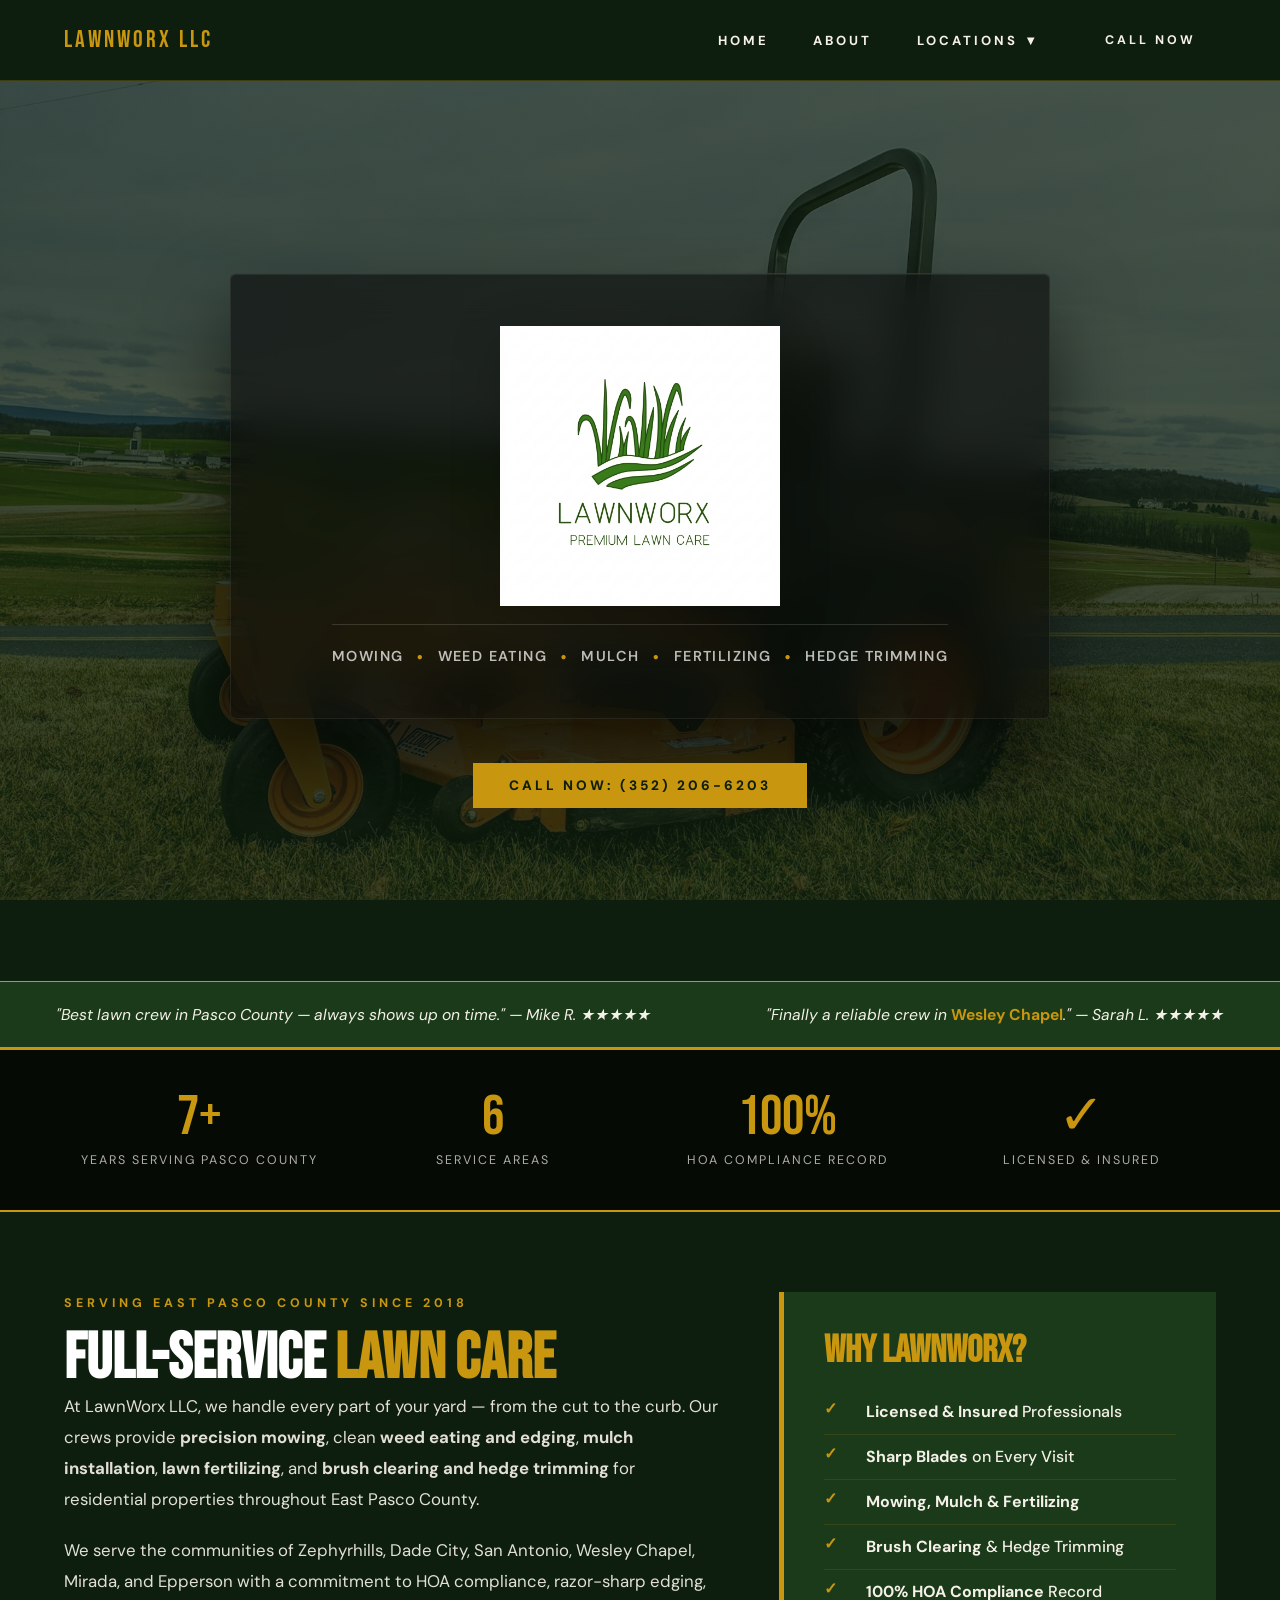
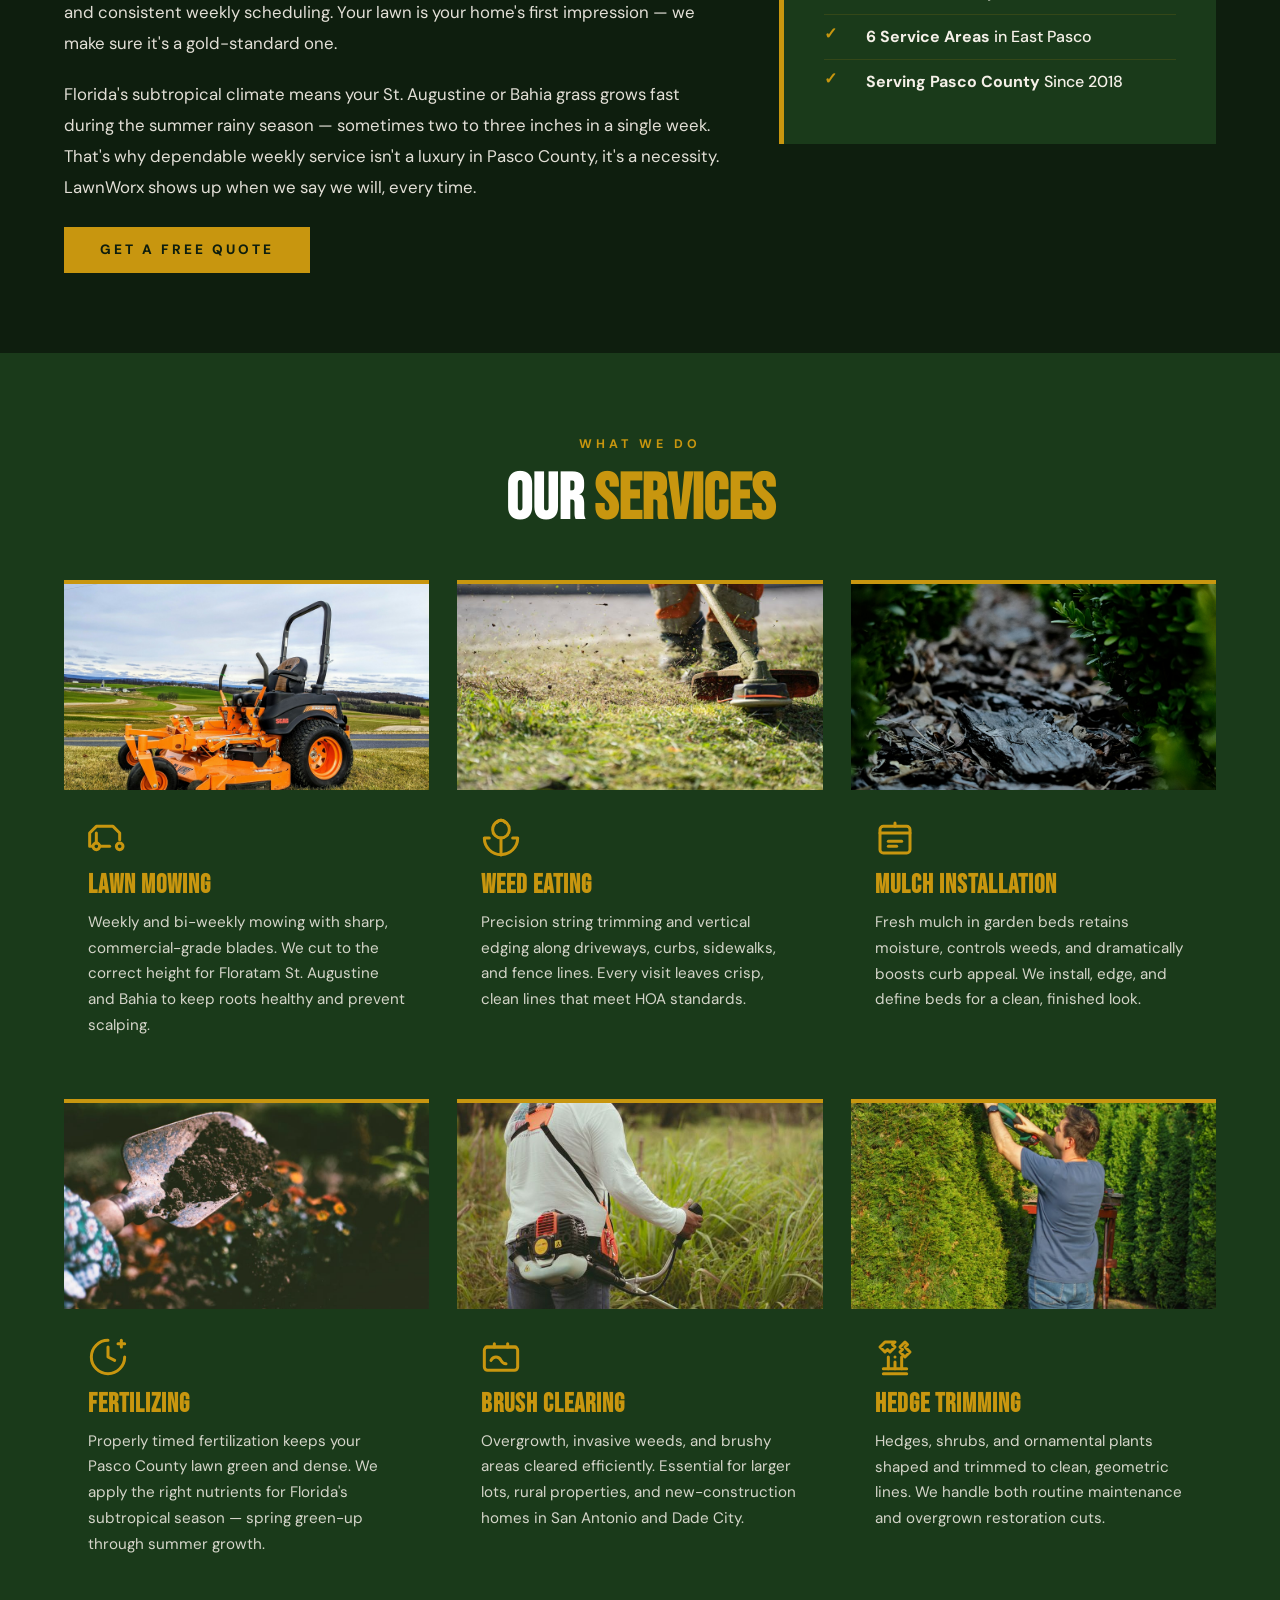
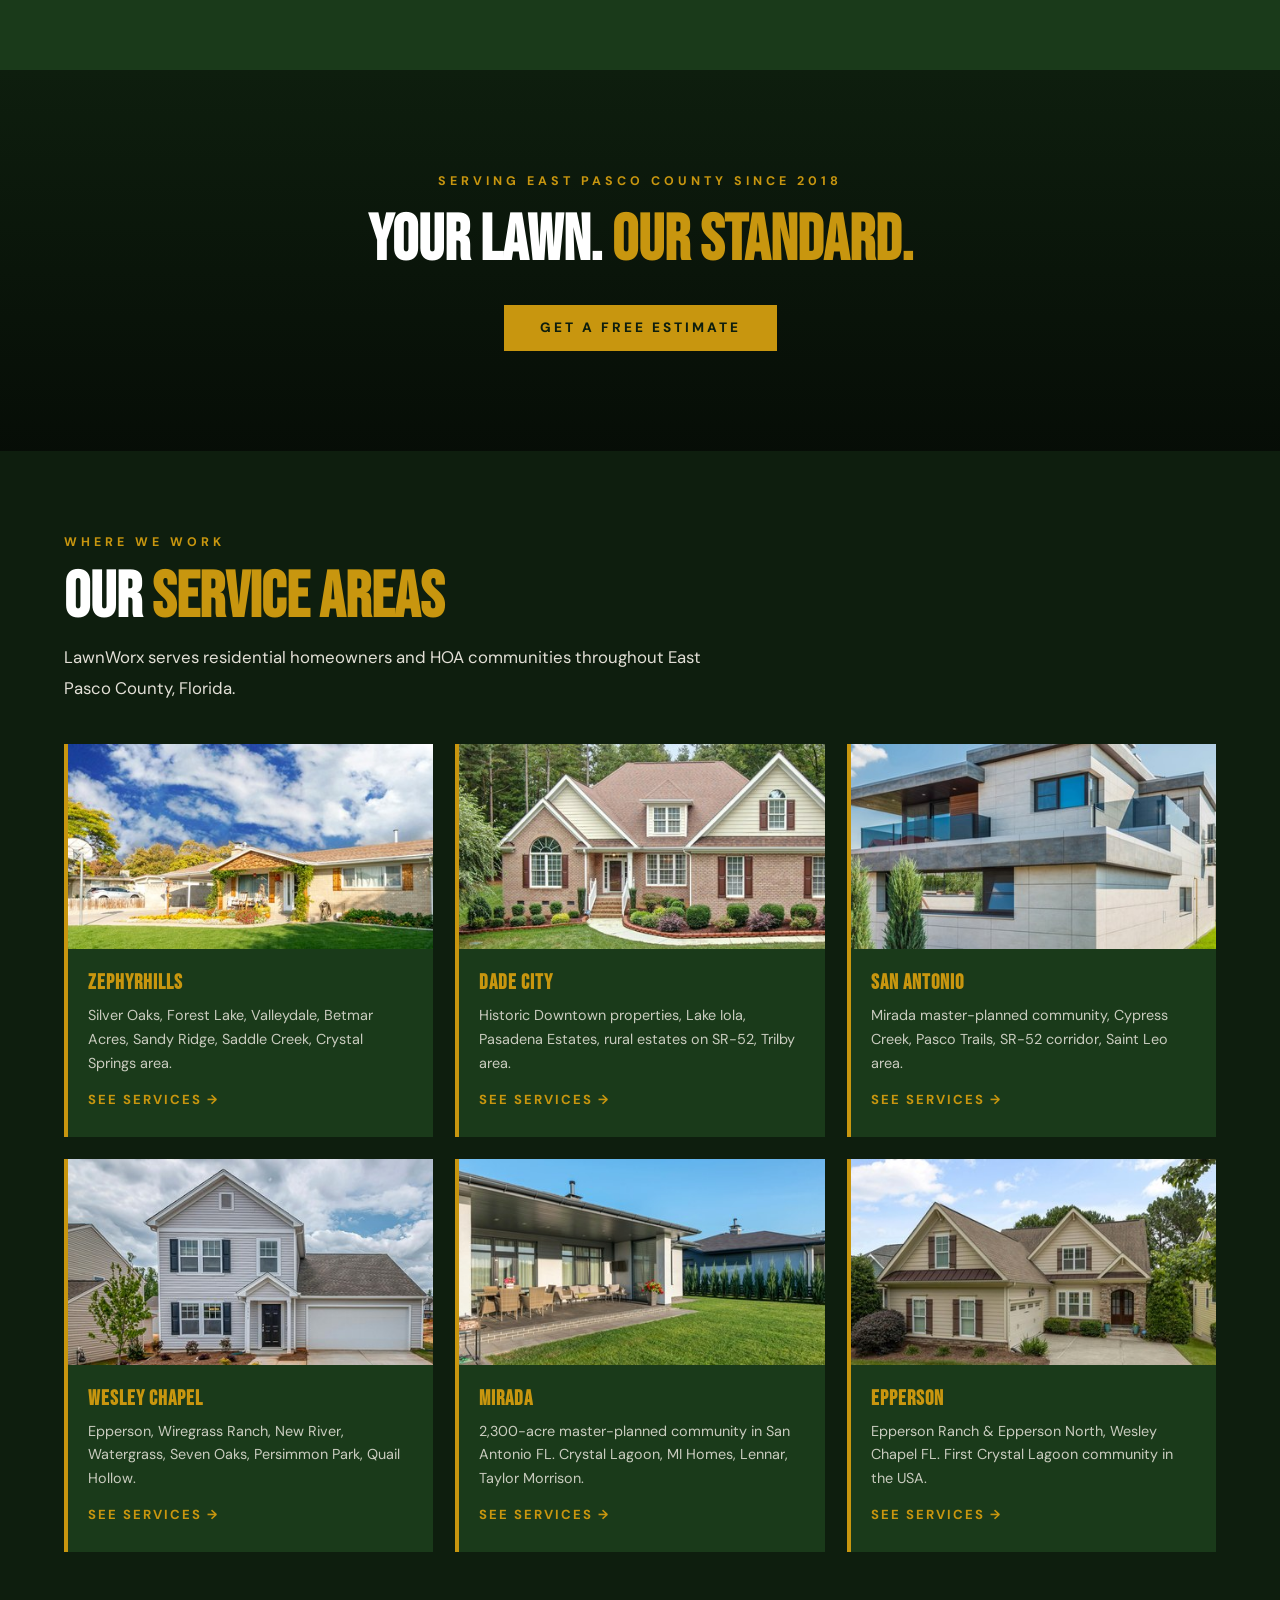
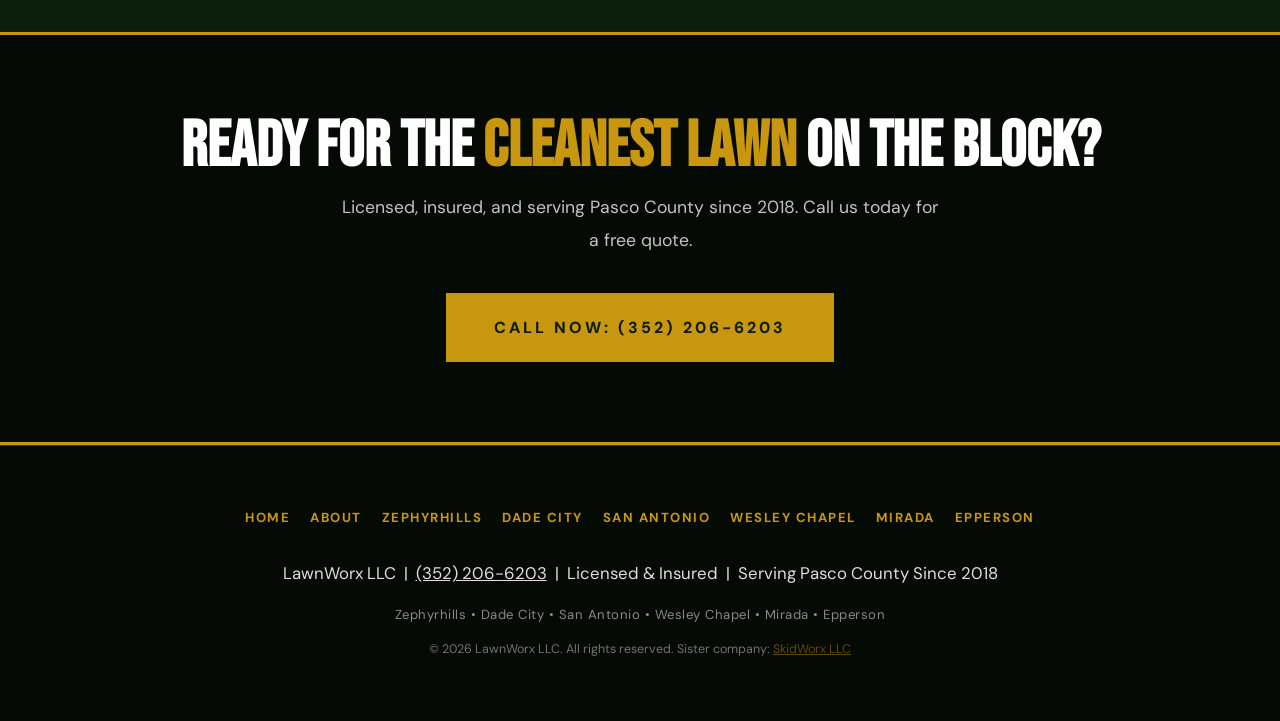
<file: index.html>
<!DOCTYPE html>
<html lang="en">
<head>
  <meta charset="UTF-8">
  <meta name="viewport" content="width=device-width, initial-scale=1.0">
  <meta name="theme-color" content="#0e1e0e">
  <title>LawnWorx LLC | Lawn Mowing, Mulch &amp; Fertilizing | Pasco County FL</title>
  <meta name="description" content="LawnWorx LLC provides professional lawn mowing, weed eating, mulch installation, fertilizing, brush clearing, and hedge trimming for homes in Zephyrhills, Dade City, San Antonio, and Wesley Chapel, FL. Licensed &amp; Insured.">
  <link rel="canonical" href="https://lawnworxfl.com/">
  <meta property="og:title" content="LawnWorx LLC | Professional Lawn Care | Pasco County FL">
  <meta property="og:description" content="Mowing, mulch, fertilizing, and more for Zephyrhills, Dade City, San Antonio, and Wesley Chapel. Licensed &amp; Insured.">
  <meta property="og:url" content="https://lawnworxfl.com/">
  <meta property="og:type" content="website">
  <link rel="preconnect" href="https://fonts.googleapis.com">
  <link rel="preconnect" href="https://fonts.gstatic.com" crossorigin>
  <link href="https://fonts.googleapis.com/css2?family=Bebas+Neue&family=DM+Sans:wght@300;400;500;700&display=swap" rel="stylesheet">
  <link rel="stylesheet" href="styles.css">
  <script type="application/ld+json">
  {
    "@context": "https://schema.org",
    "@type": "LocalBusiness",
    "@id": "https://lawnworxfl.com/#business",
    "name": "LawnWorx LLC",
    "telephone": "+13522066203",
    "url": "https://lawnworxfl.com",
    "description": "Professional lawn care in Pasco County, FL. Mowing, weed eating, mulch installation, fertilizing, brush clearing, and hedge trimming for residential and HOA properties.",
    "areaServed": ["Zephyrhills", "Dade City", "San Antonio", "Wesley Chapel", "Mirada", "Epperson", "Pasco County"],
    "foundingDate": "2018",
    "priceRange": "$$",
    "address": {
      "@type": "PostalAddress",
      "addressLocality": "San Antonio",
      "addressRegion": "FL",
      "postalCode": "33576",
      "addressCountry": "US"
    },
    "hasOfferCatalog": {
      "@type": "OfferCatalog",
      "name": "Lawn Care Services",
      "itemListElement": [
        {"@type": "Offer", "itemOffered": {"@type": "Service", "name": "Lawn Mowing"}},
        {"@type": "Offer", "itemOffered": {"@type": "Service", "name": "Weed Eating & Trimming"}},
        {"@type": "Offer", "itemOffered": {"@type": "Service", "name": "Mulch Installation"}},
        {"@type": "Offer", "itemOffered": {"@type": "Service", "name": "Lawn Fertilizing"}},
        {"@type": "Offer", "itemOffered": {"@type": "Service", "name": "Brush Clearing"}},
        {"@type": "Offer", "itemOffered": {"@type": "Service", "name": "Hedge Trimming"}}
      ]
    }
  }
  </script>
</head>
<body>

  <nav>
    <a href="index.html" class="nav-logo">LawnWorx LLC</a>
    <ul class="nav-links">
      <li><a href="index.html">Home</a></li>
      <li><a href="about.html">About</a></li>
      <li class="dropdown">
        <button class="dropbtn" aria-expanded="false" aria-haspopup="true">Locations &#9660;</button>
        <div class="dropdown-content">
          <a href="zephyrhills.html">Zephyrhills</a>
          <a href="dade-city.html">Dade City</a>
          <a href="san-antonio.html">San Antonio</a>
          <a href="wesley-chapel.html">Wesley Chapel</a>
          <a href="mirada.html">Mirada</a>
          <a href="epperson.html">Epperson</a>
        </div>
      </li>
      <li><a href="tel:3522066203" class="btn-gold" aria-label="Call LawnWorx at (352) 206-6203" style="padding:10px 20px; font-size:0.78rem;">Call Now</a></li>
    </ul>
    <button class="hamburger" id="hamburger" aria-label="Open menu" aria-expanded="false">
      <span></span><span></span><span></span>
    </button>
    <div class="nav-mobile" id="navMobile">
      <a href="index.html">Home</a>
      <a href="about.html">About</a>
      <div class="mobile-sub-label">Locations</div>
      <a href="zephyrhills.html" class="sub-link">Zephyrhills</a>
      <a href="dade-city.html" class="sub-link">Dade City</a>
      <a href="san-antonio.html" class="sub-link">San Antonio</a>
      <a href="wesley-chapel.html" class="sub-link">Wesley Chapel</a>
      <a href="mirada.html" class="sub-link">Mirada</a>
      <a href="epperson.html" class="sub-link">Epperson</a>
      <a href="tel:3522066203" class="sub-link" aria-label="Call LawnWorx at (352) 206-6203" style="color:var(--gold); font-size:1rem; margin-top:8px;">(352) 206-6203</a>
    </div>
  </nav>

  <!-- HERO -->
  <header class="hero" style="background-image: url('images/photos/hero-zero-turn.jpg'); min-height: 100vh; background-attachment: fixed;">
    <div class="hero-logo-wrap">
      <img src="images/branding/lawnworx-hero-logo.png" alt="LawnWorx Premium Lawn Care" width="1024" height="1024" fetchpriority="high">
      <div class="hero-logo-services">
        Mowing <span class="dot">&#9679;</span>
        Weed Eating <span class="dot">&#9679;</span>
        Mulch <span class="dot">&#9679;</span>
        Fertilizing <span class="dot">&#9679;</span>
        Hedge Trimming
      </div>
    </div>
    <a href="tel:3522066203" class="btn-gold hero-cta" aria-label="Call LawnWorx at (352) 206-6203">Call Now: (352)&nbsp;206-6203</a>
  </header>

  <!-- REVIEW STRIP -->
  <div class="review-strip" aria-label="Customer reviews" role="marquee">
    <div class="review-track">
      <span class="review-item">"Best lawn crew in Pasco County — always shows up on time." — Mike R. ★★★★★</span>
      <span class="review-item">"Finally a reliable crew in <b>Wesley Chapel</b>." — Sarah L. ★★★★★</span>
      <span class="review-item">"My lawn has never been greener. LawnWorx knows Florida grass." — Kevin D. ★★★★★</span>
      <span class="review-item">"No more HOA letters since they started. Absolute game changer." — Denise W. ★★★★★</span>
      <span class="review-item">"Cleanest vertical edging in <b>Zephyrhills</b>." — David G. ★★★★★</span>
      <span class="review-item">"Best lawn crew in Pasco County — always shows up on time." — Mike R. ★★★★★</span>
      <span class="review-item">"Finally a reliable crew in <b>Wesley Chapel</b>." — Sarah L. ★★★★★</span>
      <span class="review-item">"My lawn has never been greener. LawnWorx knows Florida grass." — Kevin D. ★★★★★</span>
      <span class="review-item">"No more HOA letters since they started. Absolute game changer." — Denise W. ★★★★★</span>
      <span class="review-item">"Cleanest vertical edging in <b>Zephyrhills</b>." — David G. ★★★★★</span>
    </div>
  </div>

  <!-- STATS BAR -->
  <div class="stats-bar">
    <div class="container">
      <div class="stats-grid">
        <div class="stat-item">
          <span class="stat-big">7+</span>
          <span class="stat-desc">Years Serving Pasco County</span>
        </div>
        <div class="stat-item">
          <span class="stat-big">6</span>
          <span class="stat-desc">Service Areas</span>
        </div>
        <div class="stat-item">
          <span class="stat-big">100%</span>
          <span class="stat-desc">HOA Compliance Record</span>
        </div>
        <div class="stat-item">
          <span class="stat-big">&#10003;</span>
          <span class="stat-desc">Licensed &amp; Insured</span>
        </div>
      </div>
    </div>
  </div>

  <!-- SERVICES OVERVIEW -->
  <section>
    <div class="container">
      <div class="content-grid">
        <div>
          <span class="section-label">Serving East Pasco County Since 2018</span>
          <h2>Full-Service <span>Lawn Care</span></h2>
          <p>At LawnWorx LLC, we handle every part of your yard — from the cut to the curb. Our crews provide <strong>precision mowing</strong>, clean <strong>weed eating and edging</strong>, <strong>mulch installation</strong>, <strong>lawn fertilizing</strong>, and <strong>brush clearing and hedge trimming</strong> for residential properties throughout East Pasco County.</p>
          <p>We serve the communities of Zephyrhills, Dade City, San Antonio, Wesley Chapel, Mirada, and Epperson with a commitment to HOA compliance, razor-sharp edging, and consistent weekly scheduling. Your lawn is your home's first impression — we make sure it's a gold-standard one.</p>
          <p>Florida's subtropical climate means your St.&nbsp;Augustine or Bahia grass grows fast during the summer rainy season — sometimes two to three inches in a single week. That's why dependable weekly service isn't a luxury in Pasco County, it's a necessity. LawnWorx shows up when we say we will, every time.</p>
          <a href="tel:3522066203" class="btn-gold" style="margin-top:24px;" aria-label="Call for a free quote">Get a Free Quote</a>
        </div>
        <div class="highlight-box">
          <h3>Why LawnWorx?</h3>
          <ul>
            <li><strong>Licensed &amp; Insured</strong> Professionals</li>
            <li><strong>Sharp Blades</strong> on Every Visit</li>
            <li><strong>Mowing, Mulch &amp; Fertilizing</strong></li>
            <li><strong>Brush Clearing</strong> &amp; Hedge Trimming</li>
            <li><strong>100% HOA Compliance</strong> Record</li>
            <li><strong>6 Service Areas</strong> in East Pasco</li>
            <li><strong>Serving Pasco County</strong> Since 2018</li>
          </ul>
        </div>
      </div>
    </div>
  </section>

  <!-- SERVICE CARDS -->
  <section class="bg-moss">
    <div class="container">
      <span class="section-label text-center" style="display:block; text-align:center;">What We Do</span>
      <h2 style="text-align:center; margin-bottom:48px;">Our <span>Services</span></h2>
      <div class="service-cards">

        <div class="service-card">
          <div class="service-card-img">
            <img src="images/photos/hero-zero-turn.jpg" alt="Zero-turn mower on a freshly cut Florida lawn" width="600" height="340" loading="lazy">
          </div>
          <div class="service-card-body">
            <span class="service-card-icon" aria-hidden="true"><svg xmlns="http://www.w3.org/2000/svg" viewBox="0 0 24 24" fill="none" stroke="currentColor" stroke-width="1.8" stroke-linecap="round" stroke-linejoin="round"><circle cx="5" cy="17" r="2"/><circle cx="19" cy="17" r="2"/><path d="M2 17H1V9l4-4h10l4 4v4"/><path d="M7 17h6"/><path d="M5 15V9"/></svg></span>
            <h3>Lawn Mowing</h3>
            <p>Weekly and bi-weekly mowing with sharp, commercial-grade blades. We cut to the correct height for Floratam St.&nbsp;Augustine and Bahia to keep roots healthy and prevent scalping.</p>
          </div>
        </div>

        <div class="service-card">
          <div class="service-card-img">
            <img src="images/photos/edging.jpg" alt="Weed eating and edging along a clean driveway" width="600" height="340" loading="lazy">
          </div>
          <div class="service-card-body">
            <span class="service-card-icon" aria-hidden="true"><svg xmlns="http://www.w3.org/2000/svg" viewBox="0 0 24 24" fill="none" stroke="currentColor" stroke-width="1.8" stroke-linecap="round" stroke-linejoin="round"><path d="M12 22V12"/><path d="M5 12H2a10 10 0 0 0 10 10"/><path d="M19 12h3a10 10 0 0 1-10 10"/><path d="M12 12a5 5 0 0 0 5-5c0-2-1-3.9-3-5-2-1.1-3.5-.5-4.5.5"/><path d="M12 12a5 5 0 0 1-5-5c0-2 1-3.9 3-5 2-1.1 3.5-.5 4.5.5"/></svg></span>
            <h3>Weed Eating</h3>
            <p>Precision string trimming and vertical edging along driveways, curbs, sidewalks, and fence lines. Every visit leaves crisp, clean lines that meet HOA standards.</p>
          </div>
        </div>

        <div class="service-card">
          <div class="service-card-img">
            <img src="images/photos/mulch-detail.jpg" alt="Fresh bark mulch installed around shrubs in a garden bed" width="600" height="340" loading="lazy">
          </div>
          <div class="service-card-body">
            <span class="service-card-icon" aria-hidden="true"><svg xmlns="http://www.w3.org/2000/svg" viewBox="0 0 24 24" fill="none" stroke="currentColor" stroke-width="1.8" stroke-linecap="round" stroke-linejoin="round"><path d="M3 9h18v10a2 2 0 0 1-2 2H5a2 2 0 0 1-2-2V9Z"/><path d="M3 9V7a2 2 0 0 1 2-2h14a2 2 0 0 1 2 2v2"/><path d="M12 5V3"/><path d="M8 14h8"/><path d="M8 17h5"/></svg></span>
            <h3>Mulch Installation</h3>
            <p>Fresh mulch in garden beds retains moisture, controls weeds, and dramatically boosts curb appeal. We install, edge, and define beds for a clean, finished look.</p>
          </div>
        </div>

        <div class="service-card">
          <div class="service-card-img">
            <img src="images/photos/fertilizing.jpg" alt="Lush green fertilized lawn in Florida" width="600" height="340" loading="lazy">
          </div>
          <div class="service-card-body">
            <span class="service-card-icon" aria-hidden="true"><svg xmlns="http://www.w3.org/2000/svg" viewBox="0 0 24 24" fill="none" stroke="currentColor" stroke-width="1.8" stroke-linecap="round" stroke-linejoin="round"><path d="M12 2a10 10 0 1 0 10 10"/><path d="M12 6v6l4 2"/><path d="M20 2v4"/><path d="M22 4h-4"/></svg></span>
            <h3>Fertilizing</h3>
            <p>Properly timed fertilization keeps your Pasco County lawn green and dense. We apply the right nutrients for Florida's subtropical season — spring green-up through summer growth.</p>
          </div>
        </div>

        <div class="service-card">
          <div class="service-card-img">
            <img src="images/photos/brush-clearing.jpg" alt="Brush and overgrowth clearing on a rural lot" width="600" height="340" loading="lazy">
          </div>
          <div class="service-card-body">
            <span class="service-card-icon" aria-hidden="true"><svg xmlns="http://www.w3.org/2000/svg" viewBox="0 0 24 24" fill="none" stroke="currentColor" stroke-width="1.8" stroke-linecap="round" stroke-linejoin="round"><path d="M3 6h18"/><path d="M8 6V4"/><path d="M16 6V4"/><rect x="2" y="6" width="20" height="14" rx="2"/><path d="M6 14c.5-1 1.5-2 3-2s2.5 1 3 2 1.5 2 3 2"/></svg></span>
            <h3>Brush Clearing</h3>
            <p>Overgrowth, invasive weeds, and brushy areas cleared efficiently. Essential for larger lots, rural properties, and new-construction homes in San Antonio and Dade City.</p>
          </div>
        </div>

        <div class="service-card">
          <div class="service-card-img">
            <img src="images/photos/hedge-trimming.jpg" alt="Neatly trimmed hedges and shrubs" width="600" height="340" loading="lazy">
          </div>
          <div class="service-card-body">
            <span class="service-card-icon" aria-hidden="true"><svg xmlns="http://www.w3.org/2000/svg" viewBox="0 0 24 24" fill="none" stroke="currentColor" stroke-width="1.8" stroke-linecap="round" stroke-linejoin="round"><path d="M6 3 3 6l3 3 1.5-1.5L9 9l3-3-1.5-1.5L12 3Z"/><path d="m18 3-3 3 1.5 1.5L15 9l3 3 1.5-1.5L21 9l-3-3 1.5-1.5Z"/><path d="M12 12h.01"/><path d="M5 19h14"/><path d="M5 22h14"/><path d="M8 19v-7"/><path d="M16 19v-7"/><path d="M12 19v-4"/></svg></span>
            <h3>Hedge Trimming</h3>
            <p>Hedges, shrubs, and ornamental plants shaped and trimmed to clean, geometric lines. We handle both routine maintenance and overgrown restoration cuts.</p>
          </div>
        </div>

      </div>
    </div>
  </section>

  <!-- IMAGE DIVIDER -->
  <div class="img-divider" style="background-image: url('images/photos/community-homes.jpg');" role="img" aria-label="Manicured lawn in a Florida neighborhood">
    <div class="img-divider-inner">
      <p class="img-divider-label">Serving East Pasco County Since 2018</p>
      <h2>Your Lawn. <span>Our Standard.</span></h2>
      <a href="tel:3522066203" class="btn-gold" aria-label="Call for a free estimate">Get a Free Estimate</a>
    </div>
  </div>

  <!-- SERVICE AREAS -->
  <section>
    <div class="container">
      <span class="section-label">Where We Work</span>
      <h2>Our <span>Service Areas</span></h2>
      <p style="max-width:640px; margin-bottom:40px; margin-top:12px;">LawnWorx serves residential homeowners and HOA communities throughout East Pasco County, Florida.</p>
      <div class="community-cards">
        <div class="community-card">
          <div class="community-card-img">
            <img src="images/photos/neighborhoods/home-zeph.jpg" alt="Representative residential lawn in the Zephyrhills FL service area" width="500" height="240" loading="lazy">
          </div>
          <div class="community-card-body">
            <h4>Zephyrhills</h4>
            <p>Silver Oaks, Forest Lake, Valleydale, Betmar Acres, Sandy Ridge, Saddle Creek, Crystal Springs area.</p>
            <a href="zephyrhills.html" class="card-link">See Services &rarr;</a>
          </div>
        </div>
        <div class="community-card">
          <div class="community-card-img">
            <img src="images/photos/neighborhoods/home-dade.jpg" alt="Representative residential property in the Dade City FL service area" width="500" height="240" loading="lazy">
          </div>
          <div class="community-card-body">
            <h4>Dade City</h4>
            <p>Historic Downtown properties, Lake Iola, Pasadena Estates, rural estates on SR-52, Trilby area.</p>
            <a href="dade-city.html" class="card-link">See Services &rarr;</a>
          </div>
        </div>
        <div class="community-card">
          <div class="community-card-img">
            <img src="images/photos/neighborhoods/home-san.jpg" alt="Representative residential lawn in the San Antonio FL service area" width="500" height="240" loading="lazy">
          </div>
          <div class="community-card-body">
            <h4>San Antonio</h4>
            <p>Mirada master-planned community, Cypress Creek, Pasco Trails, SR-52 corridor, Saint Leo area.</p>
            <a href="san-antonio.html" class="card-link">See Services &rarr;</a>
          </div>
        </div>
        <div class="community-card">
          <div class="community-card-img">
            <img src="images/photos/neighborhoods/home-wc.jpg" alt="Representative residential lawn in the Wesley Chapel FL service area" width="500" height="240" loading="lazy">
          </div>
          <div class="community-card-body">
            <h4>Wesley Chapel</h4>
            <p>Epperson, Wiregrass Ranch, New River, Watergrass, Seven Oaks, Persimmon Park, Quail Hollow.</p>
            <a href="wesley-chapel.html" class="card-link">See Services &rarr;</a>
          </div>
        </div>
        <div class="community-card">
          <div class="community-card-img">
            <img src="images/photos/neighborhoods/home-mirada.jpg" alt="Representative residential lawn for the Mirada service area in San Antonio FL" width="500" height="240" loading="lazy">
          </div>
          <div class="community-card-body">
            <h4>Mirada</h4>
            <p>2,300-acre master-planned community in San Antonio&nbsp;FL. Crystal Lagoon, MI Homes, Lennar, Taylor Morrison.</p>
            <a href="mirada.html" class="card-link">See Services &rarr;</a>
          </div>
        </div>
        <div class="community-card">
          <div class="community-card-img">
            <img src="images/photos/neighborhoods/home-epperson.jpg" alt="Representative residential lawn for the Epperson service area in Wesley Chapel FL" width="500" height="240" loading="lazy">
          </div>
          <div class="community-card-body">
            <h4>Epperson</h4>
            <p>Epperson Ranch &amp; Epperson North, Wesley Chapel&nbsp;FL. First Crystal Lagoon community in the USA.</p>
            <a href="epperson.html" class="card-link">See Services &rarr;</a>
          </div>
        </div>
      </div>
    </div>
  </section>

  <!-- CTA BANNER -->
  <div class="cta-banner">
    <div class="container">
      <h2>Ready for the <span>Cleanest Lawn</span> on the Block?</h2>
      <p>Licensed, insured, and serving Pasco County since 2018. Call us today for a free quote.</p>
      <a href="tel:3522066203" class="btn-gold-lg" aria-label="Call LawnWorx at (352) 206-6203">Call Now: (352)&nbsp;206-6203</a>
    </div>
  </div>

  <!-- FOOTER -->
  <footer>
    <div class="footer-nav">
      <a href="index.html">Home</a>
      <a href="about.html">About</a>
      <a href="zephyrhills.html">Zephyrhills</a>
      <a href="dade-city.html">Dade City</a>
      <a href="san-antonio.html">San Antonio</a>
      <a href="wesley-chapel.html">Wesley Chapel</a>
      <a href="mirada.html">Mirada</a>
      <a href="epperson.html">Epperson</a>
    </div>
    <p>LawnWorx LLC &nbsp;|&nbsp; <a href="tel:3522066203" aria-label="Call (352) 206-6203">(352) 206-6203</a> &nbsp;|&nbsp; Licensed &amp; Insured &nbsp;|&nbsp; Serving Pasco County Since 2018</p>
    <p class="footer-service-areas">Zephyrhills &bull; Dade City &bull; San Antonio &bull; Wesley Chapel &bull; Mirada &bull; Epperson</p>
    <p class="footer-legal">&copy; 2026 LawnWorx LLC. All rights reserved. Sister company: <a href="https://skidworx.com" style="color:var(--gold);">SkidWorx LLC</a></p>
  </footer>

  <script src="main.js"></script>
</body>
</html>
</file>
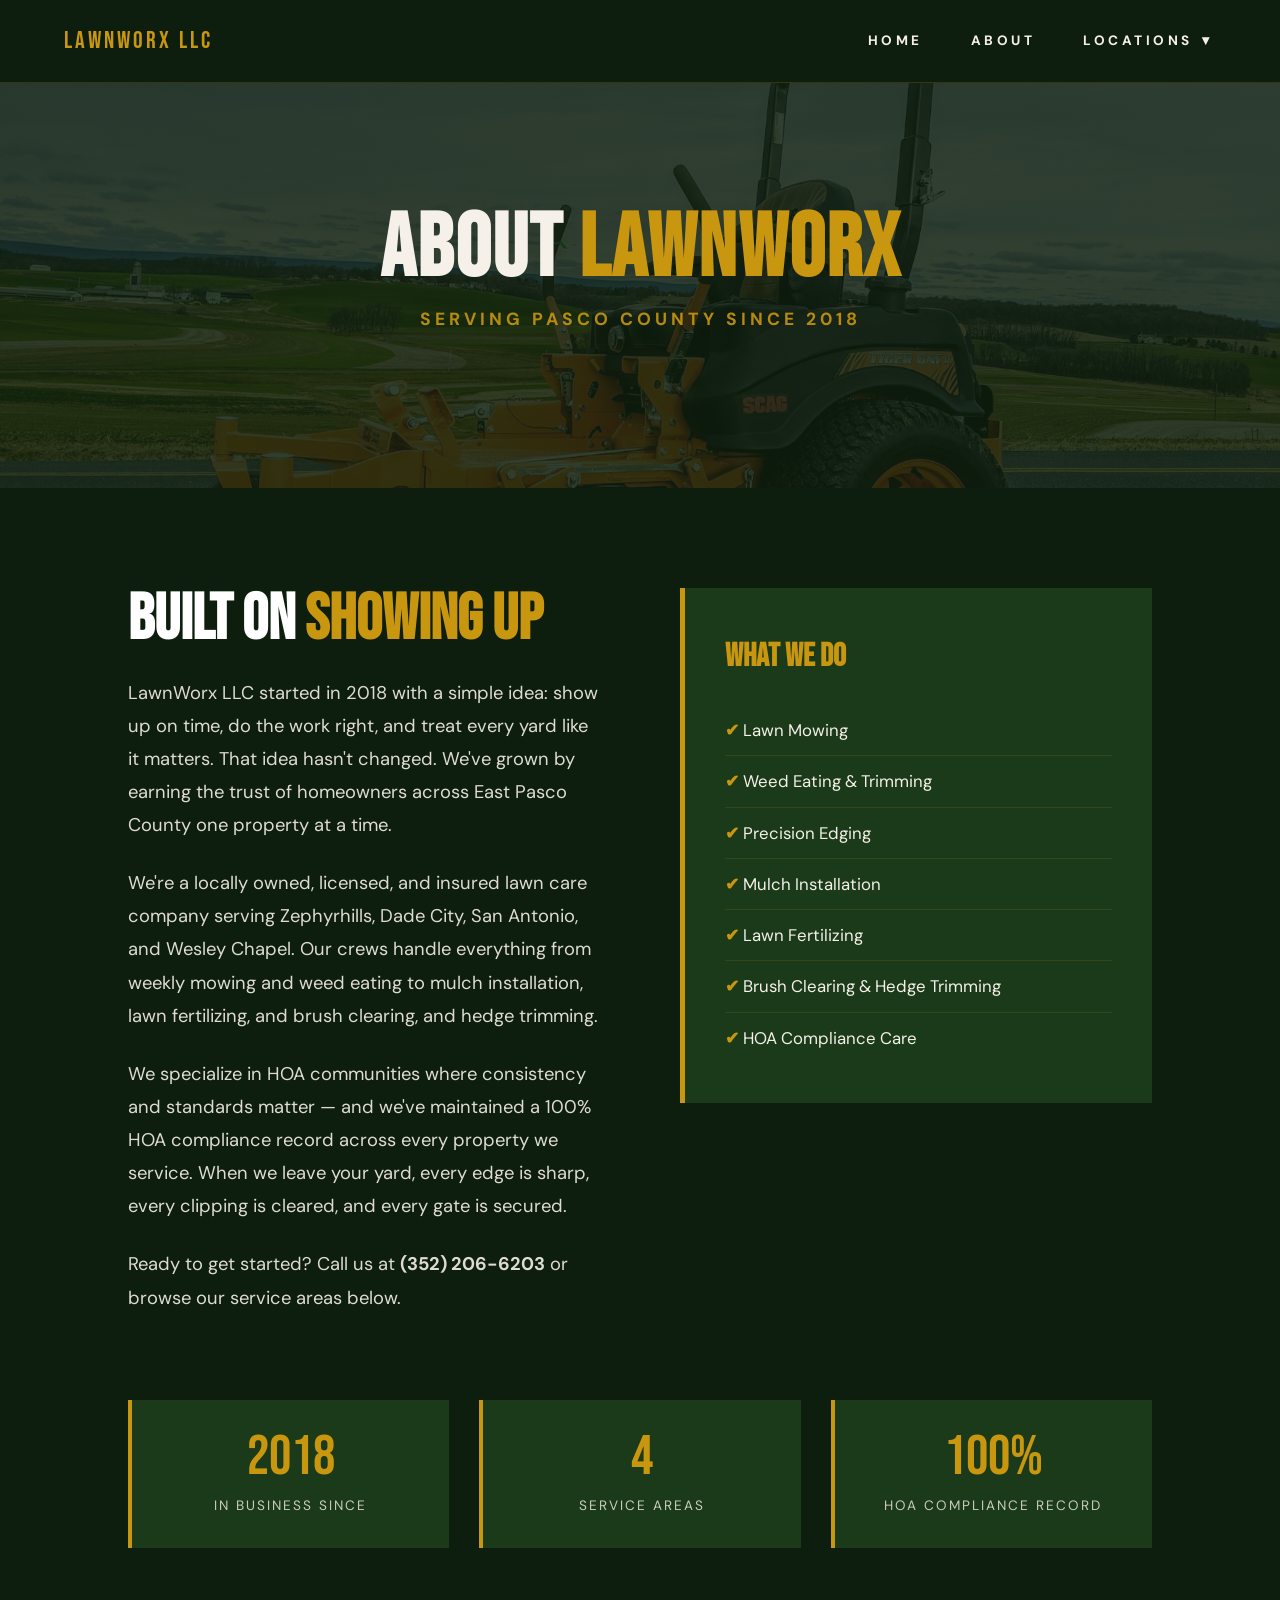
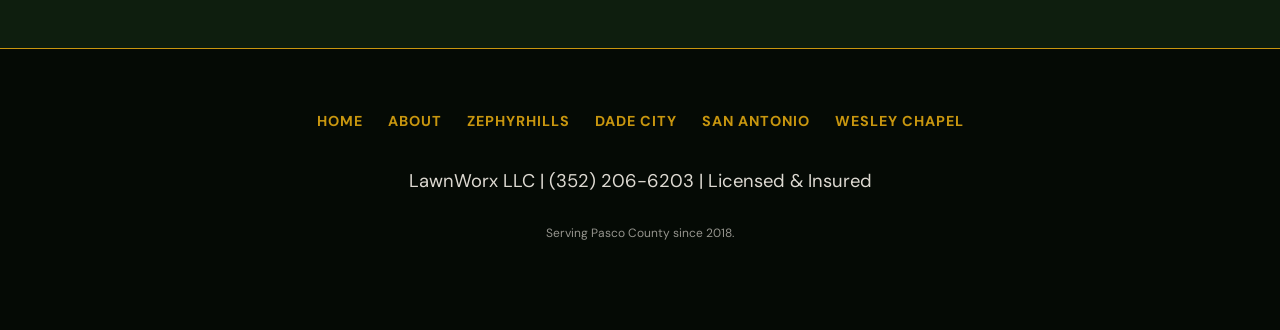
<file: about.html>
<!DOCTYPE html>
<html lang="en">
<head>
    <meta charset="UTF-8">
    <meta name="viewport" content="width=device-width, initial-scale=1.0">
    <title>About LawnWorx LLC | Pasco County Lawn Care Since 2018</title>
    <meta name="description" content="LawnWorx LLC has served Pasco County homeowners since 2018. Licensed and insured lawn care specialists in mowing, mulch, fertilizing, and brush clearing. Call (352) 206-6203.">
    <link rel="canonical" href="https://lawnworxfl.com/about">
    <meta property="og:title" content="About LawnWorx LLC | Pasco County Lawn Care Since 2018">
    <meta property="og:description" content="LawnWorx LLC has served Pasco County homeowners since 2018. Licensed and insured lawn care specialists in mowing, mulch, fertilizing, and brush clearing.">
    <meta property="og:url" content="https://lawnworxfl.com/about">
    <meta property="og:type" content="website">
    <script type="application/ld+json">
    {
      "@context": "https://schema.org",
      "@graph": [
        {
          "@type": "LocalBusiness",
          "@id": "https://lawnworxfl.com/#business",
          "name": "LawnWorx LLC",
          "telephone": "+13522066203",
          "url": "https://lawnworxfl.com",
          "foundingDate": "2018",
          "description": "Professional lawn care in Pasco County, FL since 2018. Mowing, weed eating, mulch installation, fertilizing, brush clearing, and hedge trimming. Licensed and insured.",
          "areaServed": ["Zephyrhills", "Dade City", "San Antonio", "Wesley Chapel", "Pasco County"],
          "address": {
            "@type": "PostalAddress",
            "addressRegion": "FL",
            "addressCountry": "US"
          }
        },
        {
          "@type": "BreadcrumbList",
          "itemListElement": [
            {"@type": "ListItem", "position": 1, "name": "Home", "item": "https://lawnworxfl.com/"},
            {"@type": "ListItem", "position": 2, "name": "About", "item": "https://lawnworxfl.com/about"}
          ]
        }
      ]
    }
    </script>
    <link rel="preconnect" href="https://fonts.googleapis.com">
    <link rel="preconnect" href="https://fonts.gstatic.com" crossorigin>
    <link href="https://fonts.googleapis.com/css2?family=Bebas+Neue&family=DM+Sans:wght@300;400;500;700&display=swap" rel="stylesheet">
    <style>
        :root { --gold: #c8960f; --dark-forest: #0e1e0e; --moss: #1a3a1a; --cream: #f5f0e8; --white: #ffffff; --transition: all 0.3s ease; }
        * { margin: 0; padding: 0; box-sizing: border-box; }
        body { font-family: 'DM Sans', sans-serif; background: var(--dark-forest); color: var(--cream); line-height: 1.8; overflow-x: hidden; }

        nav { position: sticky; top: 0; width: 100%; z-index: 1000; display: flex; justify-content: space-between; align-items: center; padding: 1.2rem 5%; background: var(--dark-forest); border-bottom: 1px solid rgba(200,150,15,0.2); }
        .nav-links { display: flex; gap: 3rem; list-style: none; align-items: center; }
        .nav-links a, .dropbtn { color: var(--cream); text-decoration: none; font-size: 0.85rem; font-weight: 700; text-transform: uppercase; letter-spacing: 3.5px; transition: var(--transition); background: none; border: none; cursor: pointer; font-family: inherit; }
        .nav-links a:hover, .dropdown:hover .dropbtn { color: var(--gold); }
        .dropdown { position: relative; display: inline-block; }
        .dropdown-content { display: none; position: absolute; background-color: var(--moss); min-width: 220px; box-shadow: 0px 8px 16px rgba(0,0,0,0.5); z-index: 1; border: 1px solid var(--gold); top: 100%; }
        .dropdown-content a { color: var(--cream); padding: 12px 16px; text-decoration: none; display: block; font-size: 0.75rem; letter-spacing: 1.5px; text-transform: uppercase; }
        .dropdown-content a:hover { background-color: var(--dark-forest); color: var(--gold); }
        .dropdown:hover .dropdown-content { display: block; }
        .hamburger { display: none; flex-direction: column; justify-content: center; gap: 6px; background: none; border: none; cursor: pointer; padding: 4px; }
        .hamburger span { display: block; width: 26px; height: 2px; background: var(--cream); border-radius: 2px; transition: var(--transition); }
        .nav-mobile { display: none; position: absolute; top: 100%; left: 0; width: 100%; background: var(--dark-forest); border-bottom: 2px solid var(--gold); padding: 10px 5% 20px; z-index: 999; }
        .nav-mobile.open { display: block; }
        .nav-mobile a { display: block; color: var(--cream); text-decoration: none; font-size: 0.85rem; font-weight: 700; text-transform: uppercase; letter-spacing: 2px; padding: 14px 0; border-bottom: 1px solid rgba(200,150,15,0.15); }
        .nav-mobile a:last-child { border-bottom: none; }
        .mobile-sub-label { font-size: 0.7rem; font-weight: 700; text-transform: uppercase; letter-spacing: 3px; color: var(--gold); padding: 14px 0 4px; border-bottom: 1px solid rgba(200,150,15,0.15); }
        .nav-mobile .sub-link { padding-left: 20px; font-size: 0.78rem; }

        .page-header { height: 45vh; display: flex; flex-direction: column; align-items: center; justify-content: center; background: linear-gradient(rgba(14,30,14,0.85), rgba(14,30,14,0.85)), url('images/photos/hero-zero-turn.jpg'); background-size: cover; background-position: center; text-align: center; padding: 20px; }
        .page-header h1 { font-family: 'Bebas Neue', sans-serif; font-size: 5.5rem; line-height: 0.9; letter-spacing: 2px; }
        .page-header h1 span { color: var(--gold); }
        .page-header p { font-size: 1.1rem; letter-spacing: 4px; text-transform: uppercase; color: var(--gold); font-weight: 700; margin-top: 15px; }

        section { padding: 100px 10%; }
        .about-grid { display: grid; grid-template-columns: 1fr 1fr; gap: 80px; align-items: start; }
        h2 { font-family: 'Bebas Neue', sans-serif; font-size: 4rem; color: var(--white); margin-bottom: 25px; line-height: 1; }
        h2 span { color: var(--gold); }
        p { margin-bottom: 25px; font-size: 1.15rem; opacity: 0.9; }

        .stat-grid { display: grid; grid-template-columns: repeat(3, 1fr); gap: 30px; margin-top: 60px; }
        .stat-card { background: var(--moss); border-left: 4px solid var(--gold); padding: 30px; text-align: center; }
        .stat-num { font-family: 'Bebas Neue', sans-serif; font-size: 3.5rem; color: var(--gold); line-height: 1; }
        .stat-label { font-size: 0.85rem; text-transform: uppercase; letter-spacing: 2px; margin-top: 8px; opacity: 0.8; }

        .services-list { background: var(--moss); border-left: 5px solid var(--gold); padding: 40px; }
        .services-list h3 { font-family: 'Bebas Neue', sans-serif; font-size: 2rem; color: var(--gold); margin-bottom: 20px; }
        .services-list ul { list-style: none; }
        .services-list li { padding: 10px 0; border-bottom: 1px solid rgba(200,150,15,0.15); font-size: 1.05rem; }
        .services-list li:last-child { border-bottom: none; }
        .services-list li::before { content: '✔  '; color: var(--gold); font-weight: bold; }

        footer { padding: 60px 10%; background: #050a05; text-align: center; border-top: 1px solid var(--gold); }
        .footer-nav { margin-bottom: 30px; display: flex; justify-content: center; gap: 25px; flex-wrap: wrap; }
        .footer-nav a { color: var(--gold); text-decoration: none; font-weight: 700; font-size: 0.9rem; text-transform: uppercase; letter-spacing: 1px; }

        @media (max-width: 992px) {
            .about-grid { grid-template-columns: 1fr; }
            .stat-grid { grid-template-columns: 1fr 1fr; }
            .page-header h1 { font-size: 3.5rem; }
            .nav-links { display: none; }
            .hamburger { display: flex; }
            nav { position: relative; }
        }
    </style>
</head>
<body>

    <nav>
        <a href="index.html" class="nav-logo" style="font-family:'Bebas Neue',sans-serif;font-size:1.5rem;color:#c8960f;text-decoration:none;letter-spacing:3px;">LawnWorx LLC</a>
        <ul class="nav-links">
            <li><a href="index.html">Home</a></li>
            <li><a href="about.html">About</a></li>
            <li class="dropdown">
                <button class="dropbtn">Locations ▼</button>
                <div class="dropdown-content">
                    <a href="zephyrhills.html">Zephyrhills</a>
                    <a href="dade-city.html">Dade City</a>
                    <a href="san-antonio.html">San Antonio</a>
                    <a href="wesley-chapel.html">Wesley Chapel</a>
                </div>
            </li>
            
        </ul>
        <button class="hamburger" id="hamburger" aria-label="Open menu" aria-expanded="false">
            <span></span><span></span><span></span>
        </button>
        <div class="nav-mobile" id="navMobile">
            <a href="index.html">Home</a>
            <a href="about.html">About</a>
            <div class="mobile-sub-label">Locations</div>
            <a href="zephyrhills.html" class="sub-link">Zephyrhills</a>
            <a href="dade-city.html" class="sub-link">Dade City</a>
            <a href="san-antonio.html" class="sub-link">San Antonio</a>
            <a href="wesley-chapel.html" class="sub-link">Wesley Chapel</a>
            
        </div>
    </nav>

    <header class="page-header">
        <h1>About <span>LawnWorx</span></h1>
        <p>Serving Pasco County Since 2018</p>
    </header>

    <section>
        <div class="about-grid">
            <div>
                <h2>Built on <span>Showing Up</span></h2>
                <p>LawnWorx LLC started in 2018 with a simple idea: show up on time, do the work right, and treat every yard like it matters. That idea hasn't changed. We've grown by earning the trust of homeowners across East Pasco County one property at a time.</p>
                <p>We're a locally owned, licensed, and insured lawn care company serving Zephyrhills, Dade City, San Antonio, and Wesley Chapel. Our crews handle everything from weekly mowing and weed eating to mulch installation, lawn fertilizing, and brush clearing, and hedge trimming.</p>
                <p>We specialize in HOA communities where consistency and standards matter — and we've maintained a 100% HOA compliance record across every property we service. When we leave your yard, every edge is sharp, every clipping is cleared, and every gate is secured.</p>
                <p>Ready to get started? Call us at <strong>(352) 206-6203</strong> or browse our service areas below.</p>
            </div>
            <div class="services-list">
                <h3>What We Do</h3>
                <ul>
                    <li>Lawn Mowing</li>
                    <li>Weed Eating &amp; Trimming</li>
                    <li>Precision Edging</li>
                    <li>Mulch Installation</li>
                    <li>Lawn Fertilizing</li>
                    <li>Brush Clearing &amp; Hedge Trimming</li>
                    <li>HOA Compliance Care</li>
                </ul>
            </div>
        </div>

        <div class="stat-grid">
            <div class="stat-card">
                <div class="stat-num">2018</div>
                <div class="stat-label">In Business Since</div>
            </div>
            <div class="stat-card">
                <div class="stat-num">4</div>
                <div class="stat-label">Service Areas</div>
            </div>
            <div class="stat-card">
                <div class="stat-num">100%</div>
                <div class="stat-label">HOA Compliance Record</div>
            </div>
        </div>
    </section>

    <footer>
        <div class="footer-nav">
            <a href="index.html">Home</a>
            <a href="about.html">About</a>
            <a href="zephyrhills.html">Zephyrhills</a>
            <a href="dade-city.html">Dade City</a>
            <a href="san-antonio.html">San Antonio</a>
            <a href="wesley-chapel.html">Wesley Chapel</a>
        </div>
        <p>LawnWorx LLC | (352) 206-6203 | Licensed &amp; Insured</p>
        <p style="opacity: 0.6; margin-top: 10px; font-size: 0.75rem;">Serving Pasco County since 2018.</p>
    </footer>

    <script>
        const hamburger = document.getElementById('hamburger');
        const navMobile = document.getElementById('navMobile');
        hamburger.addEventListener('click', function() {
            const isOpen = navMobile.classList.toggle('open');
            hamburger.setAttribute('aria-expanded', isOpen);
        });
    </script>
</body>
</html>
</file>
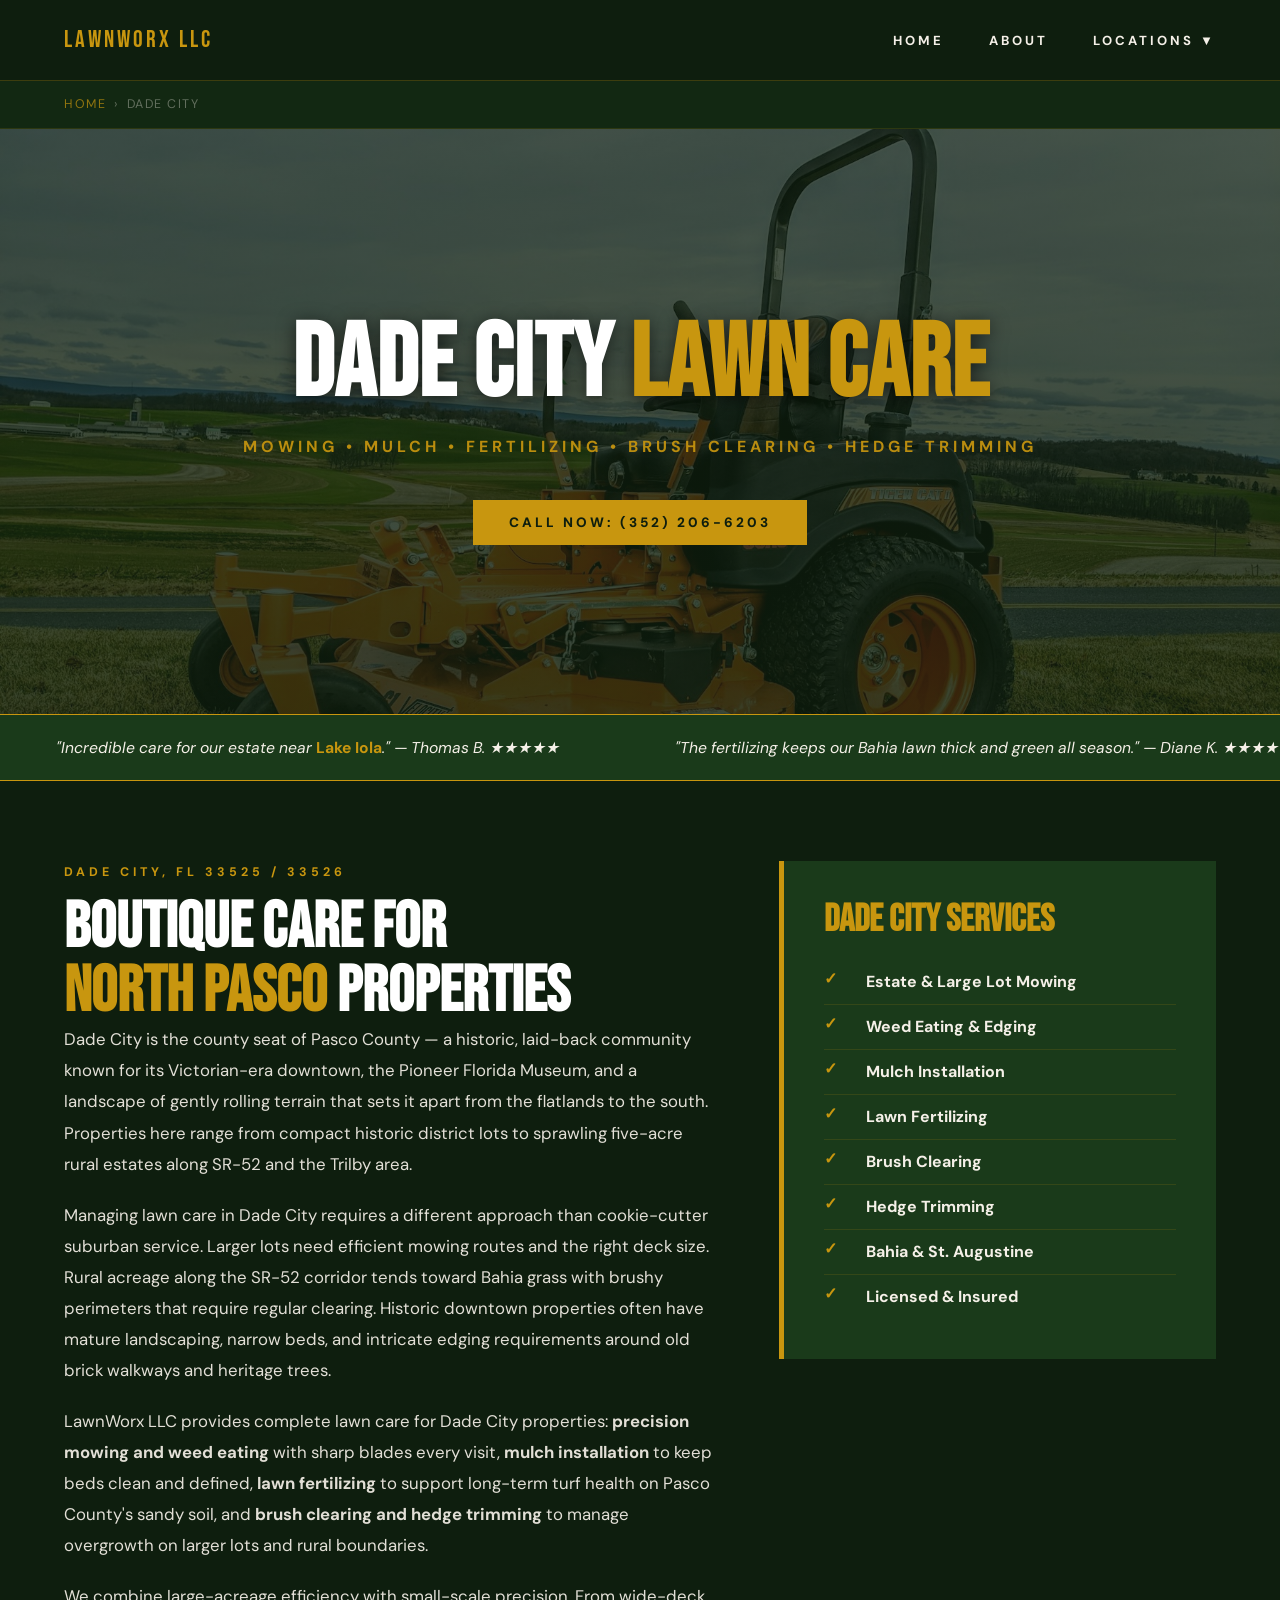
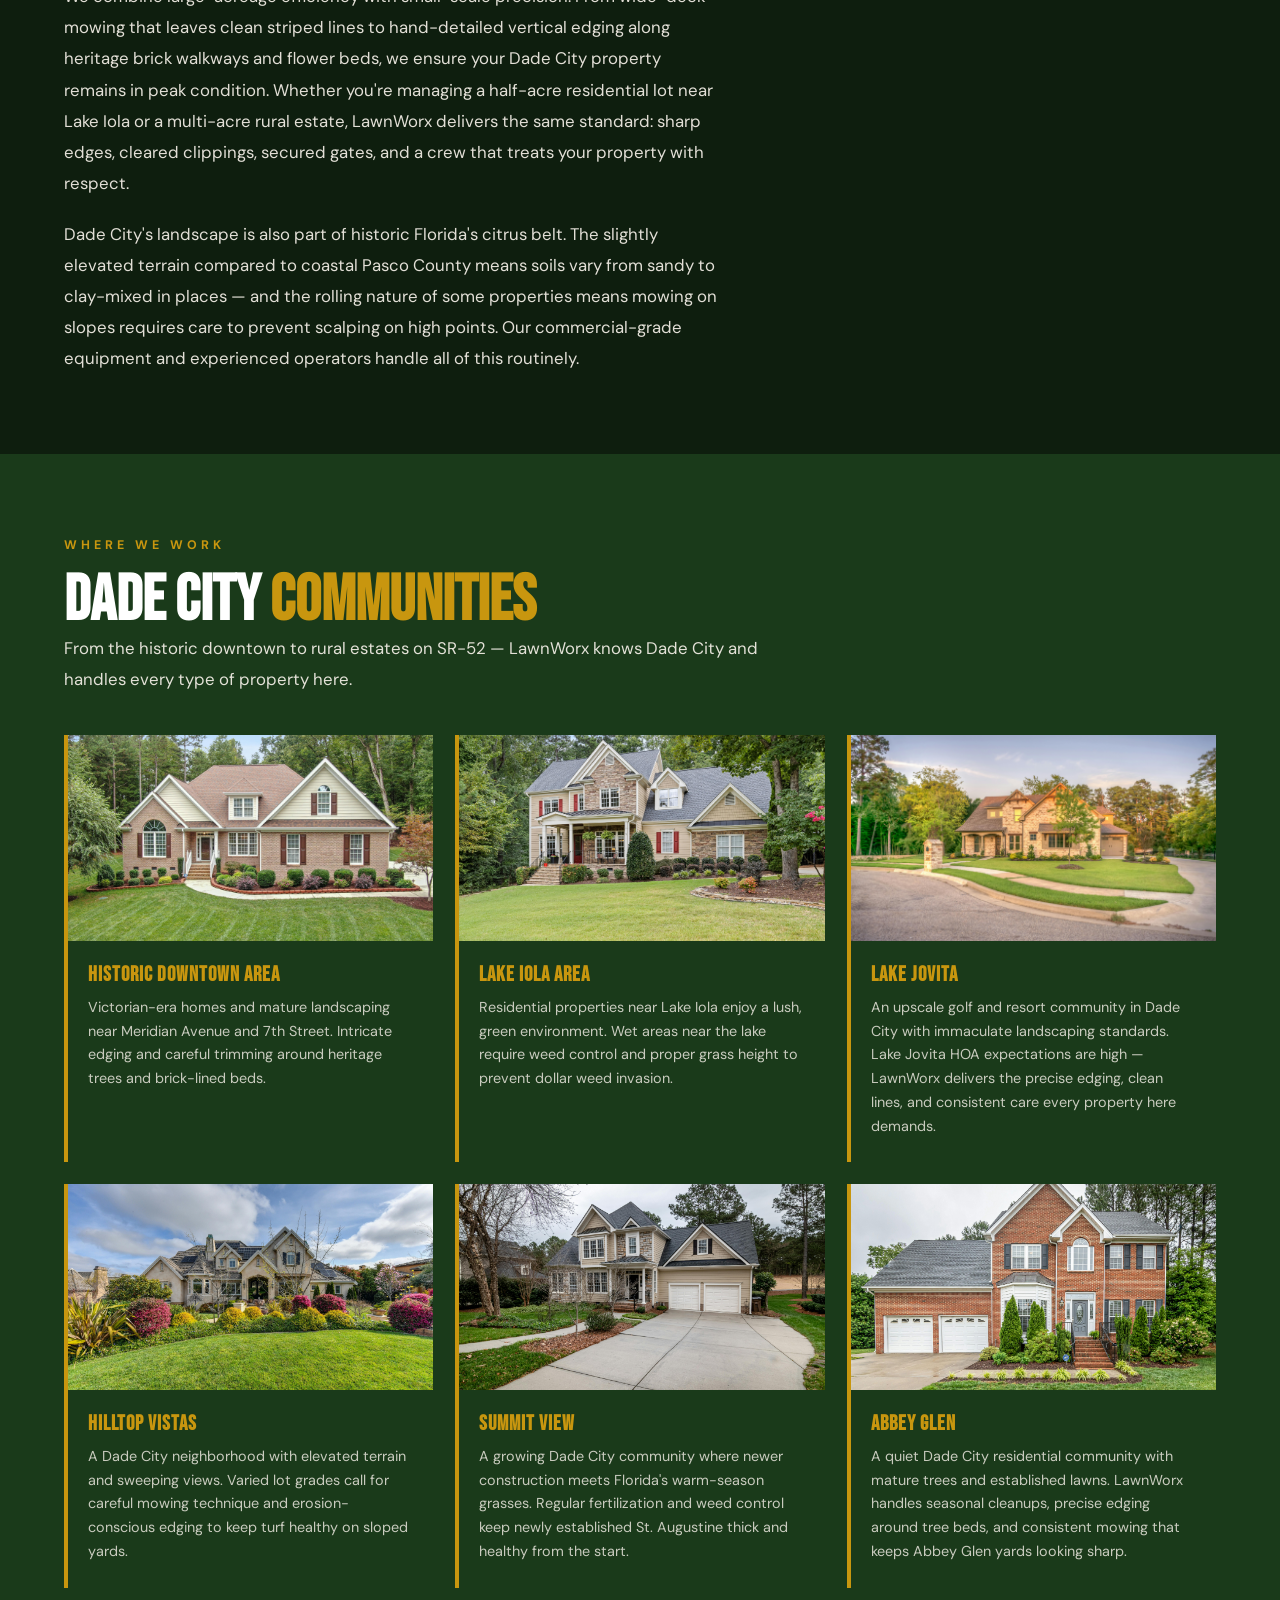
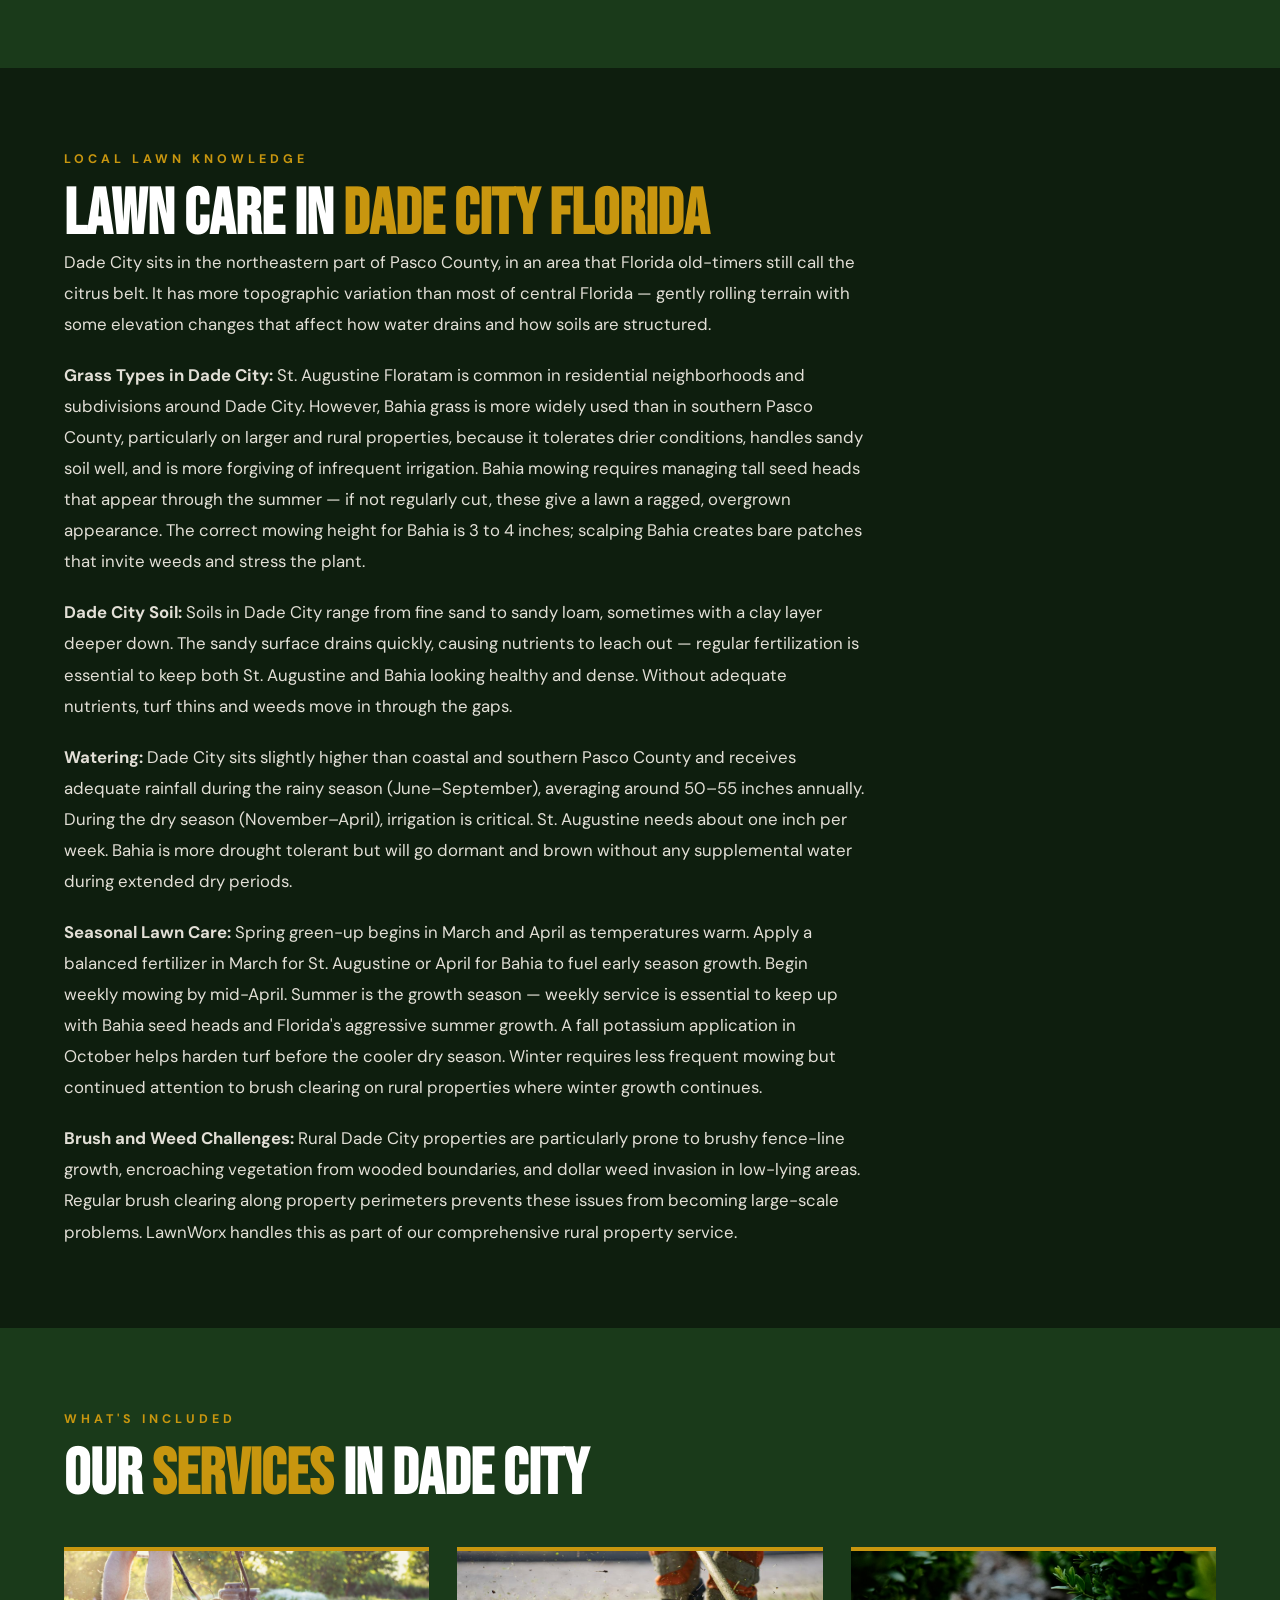
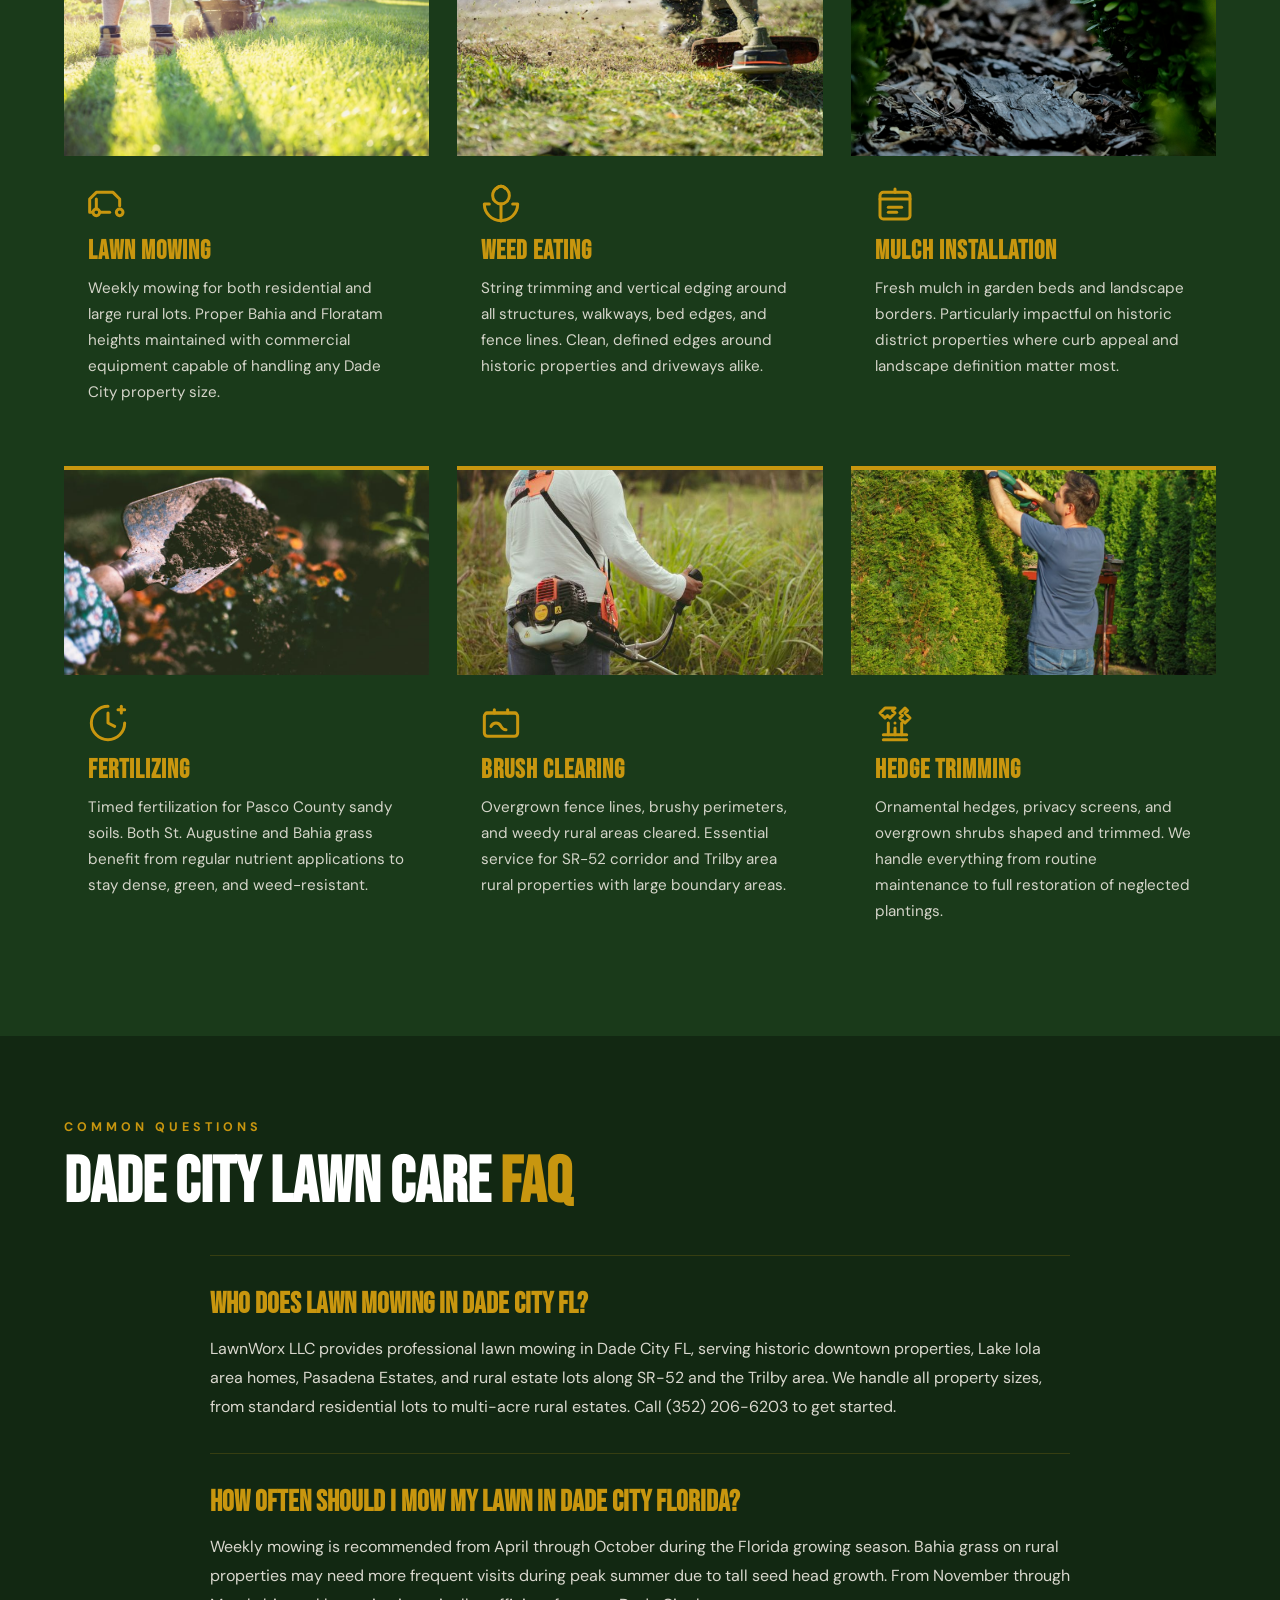
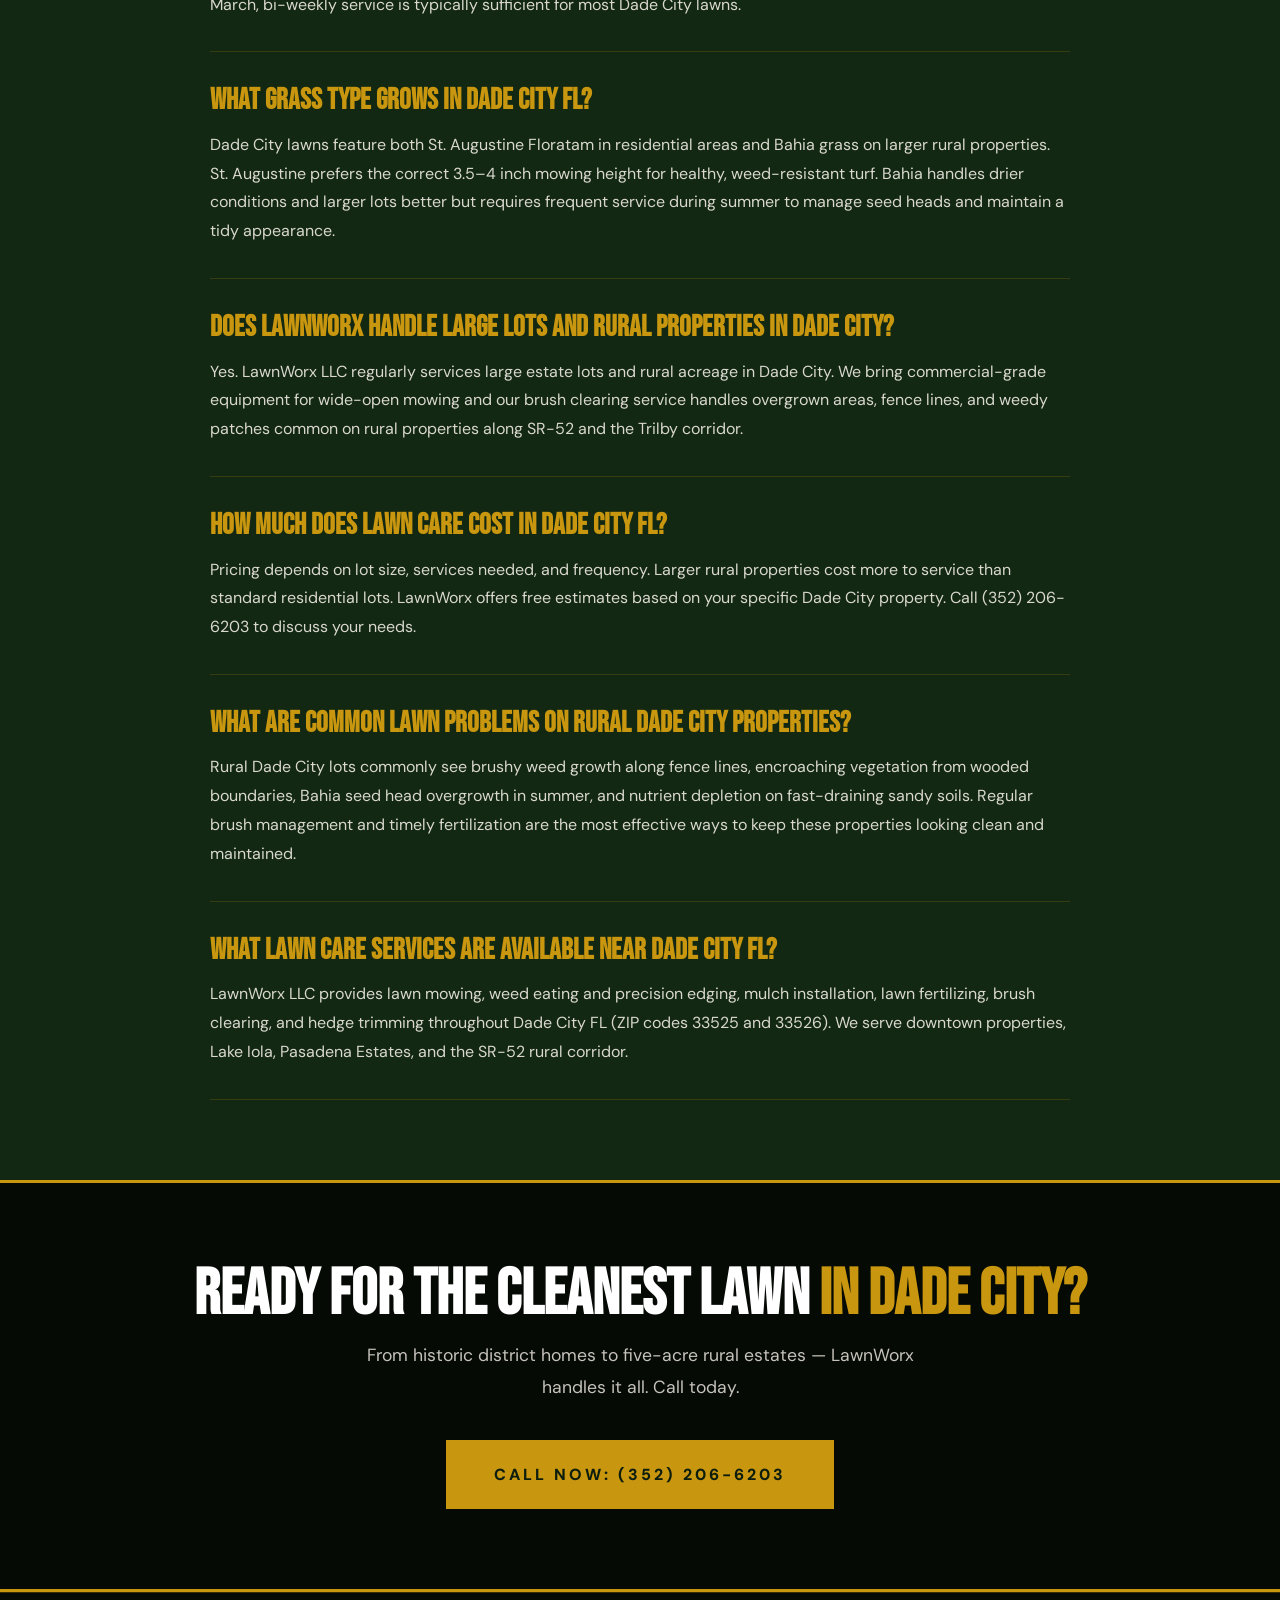
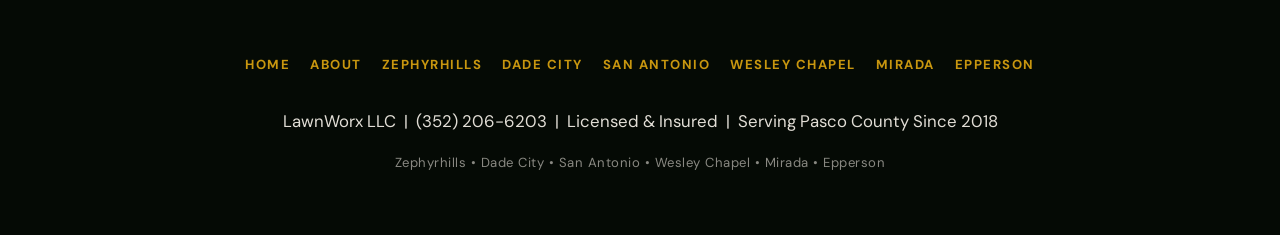
<file: dade-city.html>
<!DOCTYPE html>
<html lang="en">
<head>
  <meta charset="UTF-8">
  <meta name="viewport" content="width=device-width, initial-scale=1.0">
  <title>Lawn Care Dade City FL | Mowing, Mulch &amp; Fertilizing | LawnWorx LLC</title>
  <meta name="description" content="Professional lawn mowing, weed eating, mulch installation, fertilizing, and brush clearing in Dade City FL. Serving estate properties, Lake Iola, Pasadena Estates, and rural SR-52 corridor. LawnWorx LLC — Licensed &amp; Insured.">
  <link rel="canonical" href="https://lawnworxfl.com/dade-city">
  <meta property="og:title" content="Lawn Care Dade City FL | LawnWorx LLC">
  <meta property="og:description" content="Full-service lawn care in Dade City FL. Mowing, mulch, fertilizing, and brush clearing for estate lots, rural properties, and historic district homes.">
  <meta property="og:url" content="https://lawnworxfl.com/dade-city">
  <meta property="og:type" content="website">
  <link rel="preconnect" href="https://fonts.googleapis.com">
  <link href="https://fonts.googleapis.com/css2?family=Bebas+Neue&family=DM+Sans:wght@300;400;500;700&display=swap" rel="stylesheet">
  <link rel="stylesheet" href="styles.css">
  <script type="application/ld+json">
  {
    "@context": "https://schema.org",
    "@type": "LocalBusiness",
    "name": "LawnWorx LLC",
    "telephone": "(352) 206-6203",
    "url": "https://lawnworxfl.com/dade-city",
    "description": "Professional lawn care in Dade City, FL. Mowing, weed eating, mulch, fertilizing, and brush clearing for estate properties, Lake Iola, Pasadena Estates, and the SR-52 rural corridor.",
    "areaServed": {
      "@type": "City",
      "name": "Dade City",
      "containedInPlace": {"@type": "State", "name": "Florida"}
    },
    "address": {
      "@type": "PostalAddress",
      "addressLocality": "Dade City",
      "addressRegion": "FL",
      "postalCode": "33525",
      "addressCountry": "US"
    },
    "hasOfferCatalog": {
      "@type": "OfferCatalog",
      "name": "Lawn Care Services in Dade City FL",
      "itemListElement": [
        {"@type": "Offer", "itemOffered": {"@type": "Service", "name": "Lawn Mowing Dade City FL"}},
        {"@type": "Offer", "itemOffered": {"@type": "Service", "name": "Weed Eating & Edging Dade City FL"}},
        {"@type": "Offer", "itemOffered": {"@type": "Service", "name": "Mulch Installation Dade City FL"}},
        {"@type": "Offer", "itemOffered": {"@type": "Service", "name": "Lawn Fertilizing Dade City FL"}},
        {"@type": "Offer", "itemOffered": {"@type": "Service", "name": "Brush Clearing Dade City FL"}},
        {"@type": "Offer", "itemOffered": {"@type": "Service", "name": "Hedge Trimming Dade City FL"}}
      ]
    }
  }
  </script>
  <script type="application/ld+json">
  {
    "@context": "https://schema.org",
    "@type": "BreadcrumbList",
    "itemListElement": [
      {"@type": "ListItem", "position": 1, "name": "Home", "item": "https://lawnworxfl.com/"},
      {"@type": "ListItem", "position": 2, "name": "Dade City", "item": "https://lawnworxfl.com/dade-city"}
    ]
  }
  </script>
  <script type="application/ld+json">
  {
    "@context": "https://schema.org",
    "@type": "FAQPage",
    "mainEntity": [
      {
        "@type": "Question",
        "name": "Who does lawn mowing in Dade City FL?",
        "acceptedAnswer": {"@type": "Answer", "text": "LawnWorx LLC provides professional lawn mowing in Dade City FL, serving historic downtown properties, Lake Iola area homes, Pasadena Estates, and rural estate lots along SR-52. We offer weekly and bi-weekly mowing with commercial equipment suitable for both small residential lots and large rural acreage. Call (352) 206-6203."}
      },
      {
        "@type": "Question",
        "name": "How often should I mow my lawn in Dade City Florida?",
        "acceptedAnswer": {"@type": "Answer", "text": "In Dade City FL, lawns typically need weekly mowing from April through October during the rainy growing season. Bahia grass on larger rural properties produces tall seed heads and may require more frequent service in peak summer. During November through March, bi-weekly mowing is usually sufficient."}
      },
      {
        "@type": "Question",
        "name": "What grass type grows in Dade City FL?",
        "acceptedAnswer": {"@type": "Answer", "text": "Dade City lawns feature both St. Augustine Floratam and Bahia grass. St. Augustine dominates in subdivisions and residential neighborhoods. Bahia is more common on larger estate and rural properties because of its drought tolerance and ability to handle the rolling terrain and faster-draining soils in the Dade City area, which sits in Pasco County's citrus belt with slightly more elevation than coastal areas."}
      },
      {
        "@type": "Question",
        "name": "Does LawnWorx handle large lots and rural properties in Dade City?",
        "acceptedAnswer": {"@type": "Answer", "text": "Yes. LawnWorx LLC regularly services large estate lots and rural properties in Dade City, including acreage along SR-52 and the Trilby area. We bring commercial-grade mowing equipment sized for large lots, and our brush clearing service handles overgrown areas, fence lines, and weedy patches common on rural Dade City properties."}
      },
      {
        "@type": "Question",
        "name": "How much does lawn care cost in Dade City FL?",
        "acceptedAnswer": {"@type": "Answer", "text": "Pricing in Dade City depends on lot size, service type, and frequency. Larger rural properties naturally cost more to mow than standard residential lots. LawnWorx offers competitive rates and free estimates. Call (352) 206-6203 to discuss your Dade City property."}
      },
      {
        "@type": "Question",
        "name": "What lawn care services are available near Dade City FL?",
        "acceptedAnswer": {"@type": "Answer", "text": "LawnWorx LLC provides lawn mowing, weed eating and edging, mulch installation, lawn fertilizing, brush clearing, and hedge trimming throughout Dade City FL (ZIP codes 33525 and 33526). We serve the historic downtown area, Lake Iola, Pasadena Estates, and rural properties along the SR-52 corridor."}
      },
      {
        "@type": "Question",
        "name": "What are common lawn problems on rural Dade City properties?",
        "acceptedAnswer": {"@type": "Answer", "text": "Larger rural lots in Dade City are prone to rapid brushy weed growth along fence lines, encroaching vines and vegetation from wooded boundaries, and Bahia seed head overgrowth in summer. Sandy soils in the area drain fast, leading to nutrient depletion and yellowing if not fertilized regularly. Proper mowing intervals and brush management keep rural properties clean."}
      }
    ]
  }
  </script>
</head>
<body>

  <nav>
    <a href="index.html" class="nav-logo">LawnWorx LLC</a>
    <ul class="nav-links">
      <li><a href="index.html">Home</a></li>
      <li><a href="about.html">About</a></li>
      <li class="dropdown">
        <button class="dropbtn">Locations &#9660;</button>
        <div class="dropdown-content">
          <a href="zephyrhills.html">Zephyrhills</a>
          <a href="dade-city.html">Dade City</a>
          <a href="san-antonio.html">San Antonio</a>
          <a href="wesley-chapel.html">Wesley Chapel</a>
          <a href="mirada.html">Mirada</a>
          <a href="epperson.html">Epperson</a>
        </div>
      </li>
      
    </ul>
    <button class="hamburger" id="hamburger" aria-label="Open menu" aria-expanded="false">
      <span></span><span></span><span></span>
    </button>
    <div class="nav-mobile" id="navMobile">
      <a href="index.html">Home</a>
      <a href="about.html">About</a>
      <div class="mobile-sub-label">Locations</div>
      <a href="zephyrhills.html" class="sub-link">Zephyrhills</a>
      <a href="dade-city.html" class="sub-link">Dade City</a>
      <a href="san-antonio.html" class="sub-link">San Antonio</a>
      <a href="wesley-chapel.html" class="sub-link">Wesley Chapel</a>
      <a href="mirada.html" class="sub-link">Mirada</a>
      <a href="epperson.html" class="sub-link">Epperson</a>
      
    </div>
  </nav>

  <!-- BREADCRUMB -->
  <div class="breadcrumb">
    <div class="container">
      <a href="index.html">Home</a>
      <span>&rsaquo;</span>
      <span>Dade City</span>
    </div>
  </div>

  <!-- HERO -->
  <header class="hero" style="background-image: url('images/photos/hero-zero-turn.jpg');">
    <h1>Dade City <span>Lawn Care</span></h1>
    <p class="hero-tagline">Mowing &bull; Mulch &bull; Fertilizing &bull; Brush Clearing &bull; Hedge Trimming</p>
    <a href="tel:3522066203" class="btn-gold hero-cta">Call Now: (352) 206-6203</a>
  </header>

  <!-- REVIEW STRIP -->
  <div class="review-strip">
    <div class="review-track">
      <span class="review-item">"Incredible care for our estate near <b>Lake Iola</b>." — Thomas B. ★★★★★</span>
      <span class="review-item">"The fertilizing keeps our Bahia lawn thick and green all season." — Diane K. ★★★★★</span>
      <span class="review-item">"A professional crew that respects our historic property." — Joseph H. ★★★★★</span>
      <span class="review-item">"Best edging in <b>Dade City</b>, hands down." — Laura S. ★★★★★</span>
      <span class="review-item">"Incredible care for our estate near <b>Lake Iola</b>." — Thomas B. ★★★★★</span>
      <span class="review-item">"The fertilizing keeps our Bahia lawn thick and green all season." — Diane K. ★★★★★</span>
      <span class="review-item">"A professional crew that respects our historic property." — Joseph H. ★★★★★</span>
      <span class="review-item">"Best edging in <b>Dade City</b>, hands down." — Laura S. ★★★★★</span>
    </div>
  </div>

  <!-- SERVICES SECTION -->
  <section>
    <div class="container">
      <div class="content-grid">
        <div class="text-block">
          <span class="section-label">Dade City, FL 33525 / 33526</span>
          <h2>Boutique Care for <span>North Pasco</span> Properties</h2>
          <p>Dade City is the county seat of Pasco County — a historic, laid-back community known for its Victorian-era downtown, the Pioneer Florida Museum, and a landscape of gently rolling terrain that sets it apart from the flatlands to the south. Properties here range from compact historic district lots to sprawling five-acre rural estates along SR-52 and the Trilby area.</p>
          <p>Managing lawn care in Dade City requires a different approach than cookie-cutter suburban service. Larger lots need efficient mowing routes and the right deck size. Rural acreage along the SR-52 corridor tends toward Bahia grass with brushy perimeters that require regular clearing. Historic downtown properties often have mature landscaping, narrow beds, and intricate edging requirements around old brick walkways and heritage trees.</p>
          <p>LawnWorx LLC provides complete lawn care for Dade City properties: <strong>precision mowing and weed eating</strong> with sharp blades every visit, <strong>mulch installation</strong> to keep beds clean and defined, <strong>lawn fertilizing</strong> to support long-term turf health on Pasco County's sandy soil, and <strong>brush clearing and hedge trimming</strong> to manage overgrowth on larger lots and rural boundaries.</p>
          <p>We combine large-acreage efficiency with small-scale precision. From wide-deck mowing that leaves clean striped lines to hand-detailed vertical edging along heritage brick walkways and flower beds, we ensure your Dade City property remains in peak condition. Whether you're managing a half-acre residential lot near Lake Iola or a multi-acre rural estate, LawnWorx delivers the same standard: sharp edges, cleared clippings, secured gates, and a crew that treats your property with respect.</p>
          <p>Dade City's landscape is also part of historic Florida's citrus belt. The slightly elevated terrain compared to coastal Pasco County means soils vary from sandy to clay-mixed in places — and the rolling nature of some properties means mowing on slopes requires care to prevent scalping on high points. Our commercial-grade equipment and experienced operators handle all of this routinely.</p>
        </div>
        <div class="highlight-box">
          <h3>Dade City Services</h3>
          <ul>
            <li><strong>Estate &amp; Large Lot Mowing</strong></li>
            <li><strong>Weed Eating &amp; Edging</strong></li>
            <li><strong>Mulch Installation</strong></li>
            <li><strong>Lawn Fertilizing</strong></li>
            <li><strong>Brush Clearing</strong></li>
            <li><strong>Hedge Trimming</strong></li>
            <li><strong>Bahia &amp; St. Augustine</strong></li>
            <li><strong>Licensed &amp; Insured</strong></li>
          </ul>
        </div>
      </div>
    </div>
  </section>

  <!-- COMMUNITIES SERVED -->
  <section class="bg-moss">
    <div class="container">
      <span class="section-label">Where We Work</span>
      <h2>Dade City <span>Communities</span></h2>
      <p style="max-width:700px;">From the historic downtown to rural estates on SR-52 — LawnWorx knows Dade City and handles every type of property here.</p>
      <div class="community-cards">
        <div class="community-card">
          <div class="community-card-img">
            <img src="images/photos/neighborhoods/dade-1.jpg" alt="Historic Downtown Dade City FL homes" width="500" height="240" loading="lazy">
          </div>
          <div class="community-card-body">
            <h4>Historic Downtown Area</h4>
            <p>Victorian-era homes and mature landscaping near Meridian Avenue and 7th Street. Intricate edging and careful trimming around heritage trees and brick-lined beds.</p>
          </div>
        </div>
        <div class="community-card">
          <div class="community-card-img">
            <img src="images/photos/neighborhoods/dade-2.jpg" alt="Lake Iola area homes in Dade City FL" width="500" height="240" loading="lazy">
          </div>
          <div class="community-card-body">
            <h4>Lake Iola Area</h4>
            <p>Residential properties near Lake Iola enjoy a lush, green environment. Wet areas near the lake require weed control and proper grass height to prevent dollar weed invasion.</p>
          </div>
        </div>
        <div class="community-card">
          <div class="community-card-img">
            <img src="images/photos/neighborhoods/dade-3.jpg" alt="Lake Jovita community homes in Dade City FL" width="500" height="240" loading="lazy">
          </div>
          <div class="community-card-body">
            <h4>Lake Jovita</h4>
            <p>An upscale golf and resort community in Dade City with immaculate landscaping standards. Lake Jovita HOA expectations are high — LawnWorx delivers the precise edging, clean lines, and consistent care every property here demands.</p>
          </div>
        </div>
        <div class="community-card">
          <div class="community-card-img">
            <img src="images/photos/neighborhoods/dade-4.jpg" alt="Hilltop Vistas homes in Dade City FL" width="500" height="240" loading="lazy">
          </div>
          <div class="community-card-body">
            <h4>Hilltop Vistas</h4>
            <p>A Dade City neighborhood with elevated terrain and sweeping views. Varied lot grades call for careful mowing technique and erosion-conscious edging to keep turf healthy on sloped yards.</p>
          </div>
        </div>
        <div class="community-card">
          <div class="community-card-img">
            <img src="images/photos/neighborhoods/dade-5.jpg" alt="Summit View homes in Dade City FL" width="500" height="240" loading="lazy">
          </div>
          <div class="community-card-body">
            <h4>Summit View</h4>
            <p>A growing Dade City community where newer construction meets Florida's warm-season grasses. Regular fertilization and weed control keep newly established St. Augustine thick and healthy from the start.</p>
          </div>
        </div>
        <div class="community-card">
          <div class="community-card-img">
            <img src="images/photos/neighborhoods/dade-6.jpg" alt="Abbey Glen homes in Dade City FL" width="500" height="240" loading="lazy">
          </div>
          <div class="community-card-body">
            <h4>Abbey Glen</h4>
            <p>A quiet Dade City residential community with mature trees and established lawns. LawnWorx handles seasonal cleanups, precise edging around tree beds, and consistent mowing that keeps Abbey Glen yards looking sharp.</p>
          </div>
        </div>
      </div>
    </div>
  </section>

  <!-- LAWN GUIDE -->
  <section class="lawn-guide">
    <div class="container">
      <div class="lawn-guide-inner">
        <span class="section-label">Local Lawn Knowledge</span>
        <h2>Lawn Care in <span>Dade City Florida</span></h2>
        <p>Dade City sits in the northeastern part of Pasco County, in an area that Florida old-timers still call the citrus belt. It has more topographic variation than most of central Florida — gently rolling terrain with some elevation changes that affect how water drains and how soils are structured.</p>
        <p><strong>Grass Types in Dade City:</strong> St. Augustine Floratam is common in residential neighborhoods and subdivisions around Dade City. However, Bahia grass is more widely used than in southern Pasco County, particularly on larger and rural properties, because it tolerates drier conditions, handles sandy soil well, and is more forgiving of infrequent irrigation. Bahia mowing requires managing tall seed heads that appear through the summer — if not regularly cut, these give a lawn a ragged, overgrown appearance. The correct mowing height for Bahia is 3 to 4 inches; scalping Bahia creates bare patches that invite weeds and stress the plant.</p>
        <p><strong>Dade City Soil:</strong> Soils in Dade City range from fine sand to sandy loam, sometimes with a clay layer deeper down. The sandy surface drains quickly, causing nutrients to leach out — regular fertilization is essential to keep both St. Augustine and Bahia looking healthy and dense. Without adequate nutrients, turf thins and weeds move in through the gaps.</p>
        <p><strong>Watering:</strong> Dade City sits slightly higher than coastal and southern Pasco County and receives adequate rainfall during the rainy season (June–September), averaging around 50–55 inches annually. During the dry season (November–April), irrigation is critical. St. Augustine needs about one inch per week. Bahia is more drought tolerant but will go dormant and brown without any supplemental water during extended dry periods.</p>
        <p><strong>Seasonal Lawn Care:</strong> Spring green-up begins in March and April as temperatures warm. Apply a balanced fertilizer in March for St. Augustine or April for Bahia to fuel early season growth. Begin weekly mowing by mid-April. Summer is the growth season — weekly service is essential to keep up with Bahia seed heads and Florida's aggressive summer growth. A fall potassium application in October helps harden turf before the cooler dry season. Winter requires less frequent mowing but continued attention to brush clearing on rural properties where winter growth continues.</p>
        <p><strong>Brush and Weed Challenges:</strong> Rural Dade City properties are particularly prone to brushy fence-line growth, encroaching vegetation from wooded boundaries, and dollar weed invasion in low-lying areas. Regular brush clearing along property perimeters prevents these issues from becoming large-scale problems. LawnWorx handles this as part of our comprehensive rural property service.</p>
      </div>
    </div>
  </section>

  <!-- SERVICE DETAIL CARDS -->
  <section class="bg-moss">
    <div class="container">
      <span class="section-label">What's Included</span>
      <h2>Our <span>Services</span> in Dade City</h2>
      <div class="service-cards" style="margin-top:40px;">
        <div class="service-card">
          <div class="service-card-img">
            <img src="images/photos/hero-mowing.jpg" alt="Lawn mowing in Dade City FL" width="600" height="340" loading="lazy">
          </div>
          <div class="service-card-body">
            <span class="service-card-icon" aria-hidden="true"><svg xmlns="http://www.w3.org/2000/svg" viewBox="0 0 24 24" fill="none" stroke="currentColor" stroke-width="1.8" stroke-linecap="round" stroke-linejoin="round"><circle cx="5" cy="17" r="2"/><circle cx="19" cy="17" r="2"/><path d="M2 17H1V9l4-4h10l4 4v4"/><path d="M7 17h6"/><path d="M5 15V9"/></svg></span>
            <h3>Lawn Mowing</h3>
            <p>Weekly mowing for both residential and large rural lots. Proper Bahia and Floratam heights maintained with commercial equipment capable of handling any Dade City property size.</p>
          </div>
        </div>
        <div class="service-card">
          <div class="service-card-img">
            <img src="images/photos/edging.jpg" alt="Weed eating and edging in Dade City FL" width="600" height="340" loading="lazy">
          </div>
          <div class="service-card-body">
            <span class="service-card-icon" aria-hidden="true"><svg xmlns="http://www.w3.org/2000/svg" viewBox="0 0 24 24" fill="none" stroke="currentColor" stroke-width="1.8" stroke-linecap="round" stroke-linejoin="round"><path d="M12 22V12"/><path d="M5 12H2a10 10 0 0 0 10 10"/><path d="M19 12h3a10 10 0 0 1-10 10"/><path d="M12 12a5 5 0 0 0 5-5c0-2-1-3.9-3-5-2-1.1-3.5-.5-4.5.5"/><path d="M12 12a5 5 0 0 1-5-5c0-2 1-3.9 3-5 2-1.1 3.5-.5 4.5.5"/></svg></span>
            <h3>Weed Eating</h3>
            <p>String trimming and vertical edging around all structures, walkways, bed edges, and fence lines. Clean, defined edges around historic properties and driveways alike.</p>
          </div>
        </div>
        <div class="service-card">
          <div class="service-card-img">
            <img src="images/photos/mulch-detail.jpg" alt="Mulch installation in Dade City FL" width="600" height="340" loading="lazy">
          </div>
          <div class="service-card-body">
            <span class="service-card-icon" aria-hidden="true"><svg xmlns="http://www.w3.org/2000/svg" viewBox="0 0 24 24" fill="none" stroke="currentColor" stroke-width="1.8" stroke-linecap="round" stroke-linejoin="round"><path d="M3 9h18v10a2 2 0 0 1-2 2H5a2 2 0 0 1-2-2V9Z"/><path d="M3 9V7a2 2 0 0 1 2-2h14a2 2 0 0 1 2 2v2"/><path d="M12 5V3"/><path d="M8 14h8"/><path d="M8 17h5"/></svg></span>
            <h3>Mulch Installation</h3>
            <p>Fresh mulch in garden beds and landscape borders. Particularly impactful on historic district properties where curb appeal and landscape definition matter most.</p>
          </div>
        </div>
        <div class="service-card">
          <div class="service-card-img">
            <img src="images/photos/fertilizing.jpg" alt="Lawn fertilizing in Dade City FL" width="600" height="340" loading="lazy">
          </div>
          <div class="service-card-body">
            <span class="service-card-icon" aria-hidden="true"><svg xmlns="http://www.w3.org/2000/svg" viewBox="0 0 24 24" fill="none" stroke="currentColor" stroke-width="1.8" stroke-linecap="round" stroke-linejoin="round"><path d="M12 2a10 10 0 1 0 10 10"/><path d="M12 6v6l4 2"/><path d="M20 2v4"/><path d="M22 4h-4"/></svg></span>
            <h3>Fertilizing</h3>
            <p>Timed fertilization for Pasco County sandy soils. Both St. Augustine and Bahia grass benefit from regular nutrient applications to stay dense, green, and weed-resistant.</p>
          </div>
        </div>
        <div class="service-card">
          <div class="service-card-img">
            <img src="images/photos/brush-clearing.jpg" alt="Brush clearing in Dade City FL" width="600" height="340" loading="lazy">
          </div>
          <div class="service-card-body">
            <span class="service-card-icon" aria-hidden="true"><svg xmlns="http://www.w3.org/2000/svg" viewBox="0 0 24 24" fill="none" stroke="currentColor" stroke-width="1.8" stroke-linecap="round" stroke-linejoin="round"><path d="M3 6h18"/><path d="M8 6V4"/><path d="M16 6V4"/><rect x="2" y="6" width="20" height="14" rx="2"/><path d="M6 14c.5-1 1.5-2 3-2s2.5 1 3 2 1.5 2 3 2"/></svg></span>
            <h3>Brush Clearing</h3>
            <p>Overgrown fence lines, brushy perimeters, and weedy rural areas cleared. Essential service for SR-52 corridor and Trilby area rural properties with large boundary areas.</p>
          </div>
        </div>
        <div class="service-card">
          <div class="service-card-img">
            <img src="images/photos/hedge-trimming.jpg" alt="Hedge trimming in Dade City FL" width="600" height="340" loading="lazy">
          </div>
          <div class="service-card-body">
            <span class="service-card-icon" aria-hidden="true"><svg xmlns="http://www.w3.org/2000/svg" viewBox="0 0 24 24" fill="none" stroke="currentColor" stroke-width="1.8" stroke-linecap="round" stroke-linejoin="round"><path d="M6 3 3 6l3 3 1.5-1.5L9 9l3-3-1.5-1.5L12 3Z"/><path d="m18 3-3 3 1.5 1.5L15 9l3 3 1.5-1.5L21 9l-3-3 1.5-1.5Z"/><path d="M12 12h.01"/><path d="M5 19h14"/><path d="M5 22h14"/><path d="M8 19v-7"/><path d="M16 19v-7"/><path d="M12 19v-4"/></svg></span>
            <h3>Hedge Trimming</h3>
            <p>Ornamental hedges, privacy screens, and overgrown shrubs shaped and trimmed. We handle everything from routine maintenance to full restoration of neglected plantings.</p>
          </div>
        </div>
      </div>
    </div>
  </section>

  <!-- FAQ -->
  <section class="faq-section">
    <div class="container">
      <span class="section-label">Common Questions</span>
      <h2 style="margin-bottom:40px;">Dade City Lawn Care <span>FAQ</span></h2>
      <div class="faq-list">
        <div class="faq-item">
          <h3>Who does lawn mowing in Dade City FL?</h3>
          <p>LawnWorx LLC provides professional lawn mowing in Dade City FL, serving historic downtown properties, Lake Iola area homes, Pasadena Estates, and rural estate lots along SR-52 and the Trilby area. We handle all property sizes, from standard residential lots to multi-acre rural estates. Call (352) 206-6203 to get started.</p>
        </div>
        <div class="faq-item">
          <h3>How often should I mow my lawn in Dade City Florida?</h3>
          <p>Weekly mowing is recommended from April through October during the Florida growing season. Bahia grass on rural properties may need more frequent visits during peak summer due to tall seed head growth. From November through March, bi-weekly service is typically sufficient for most Dade City lawns.</p>
        </div>
        <div class="faq-item">
          <h3>What grass type grows in Dade City FL?</h3>
          <p>Dade City lawns feature both St. Augustine Floratam in residential areas and Bahia grass on larger rural properties. St. Augustine prefers the correct 3.5–4 inch mowing height for healthy, weed-resistant turf. Bahia handles drier conditions and larger lots better but requires frequent service during summer to manage seed heads and maintain a tidy appearance.</p>
        </div>
        <div class="faq-item">
          <h3>Does LawnWorx handle large lots and rural properties in Dade City?</h3>
          <p>Yes. LawnWorx LLC regularly services large estate lots and rural acreage in Dade City. We bring commercial-grade equipment for wide-open mowing and our brush clearing service handles overgrown areas, fence lines, and weedy patches common on rural properties along SR-52 and the Trilby corridor.</p>
        </div>
        <div class="faq-item">
          <h3>How much does lawn care cost in Dade City FL?</h3>
          <p>Pricing depends on lot size, services needed, and frequency. Larger rural properties cost more to service than standard residential lots. LawnWorx offers free estimates based on your specific Dade City property. Call (352) 206-6203 to discuss your needs.</p>
        </div>
        <div class="faq-item">
          <h3>What are common lawn problems on rural Dade City properties?</h3>
          <p>Rural Dade City lots commonly see brushy weed growth along fence lines, encroaching vegetation from wooded boundaries, Bahia seed head overgrowth in summer, and nutrient depletion on fast-draining sandy soils. Regular brush management and timely fertilization are the most effective ways to keep these properties looking clean and maintained.</p>
        </div>
        <div class="faq-item">
          <h3>What lawn care services are available near Dade City FL?</h3>
          <p>LawnWorx LLC provides lawn mowing, weed eating and precision edging, mulch installation, lawn fertilizing, brush clearing, and hedge trimming throughout Dade City FL (ZIP codes 33525 and 33526). We serve downtown properties, Lake Iola, Pasadena Estates, and the SR-52 rural corridor.</p>
        </div>
      </div>
    </div>
  </section>

  <!-- CTA BANNER -->
  <div class="cta-banner">
    <div class="container">
      <h2>Ready for the Cleanest Lawn <span>in Dade City?</span></h2>
      <p>From historic district homes to five-acre rural estates — LawnWorx handles it all. Call today.</p>
      <a href="tel:3522066203" class="btn-gold-lg">Call Now: (352) 206-6203</a>
    </div>
  </div>

  <!-- FOOTER -->
  <footer>
    <div class="footer-nav">
      <a href="index.html">Home</a>
      <a href="about.html">About</a>
      <a href="zephyrhills.html">Zephyrhills</a>
      <a href="dade-city.html">Dade City</a>
      <a href="san-antonio.html">San Antonio</a>
      <a href="wesley-chapel.html">Wesley Chapel</a>
      <a href="mirada.html">Mirada</a>
      <a href="epperson.html">Epperson</a>
      
    </div>
    <p>LawnWorx LLC &nbsp;|&nbsp; (352) 206-6203 &nbsp;|&nbsp; Licensed &amp; Insured &nbsp;|&nbsp; Serving Pasco County Since 2018</p>
    <p class="footer-service-areas">Zephyrhills &bull; Dade City &bull; San Antonio &bull; Wesley Chapel &bull; Mirada &bull; Epperson</p>
  </footer>

  <script src="main.js"></script>
</body>
</html>
</file>
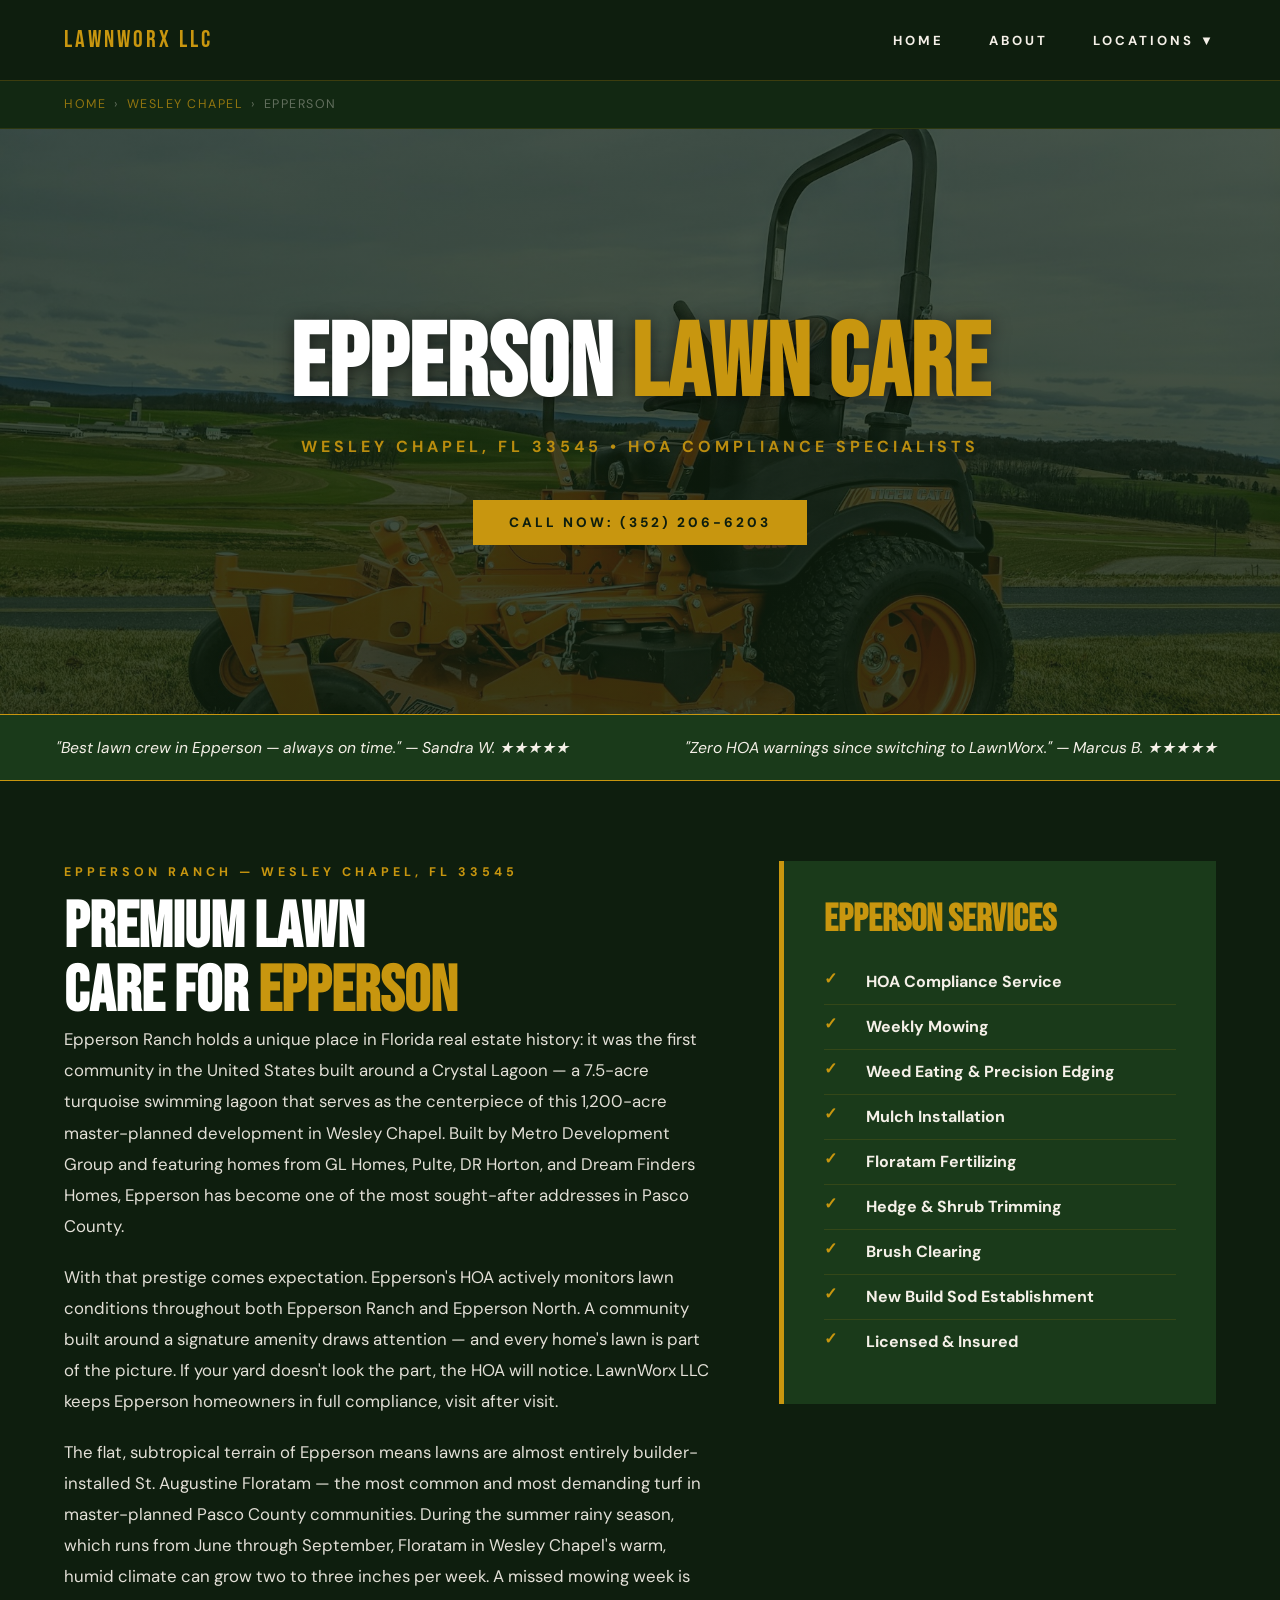
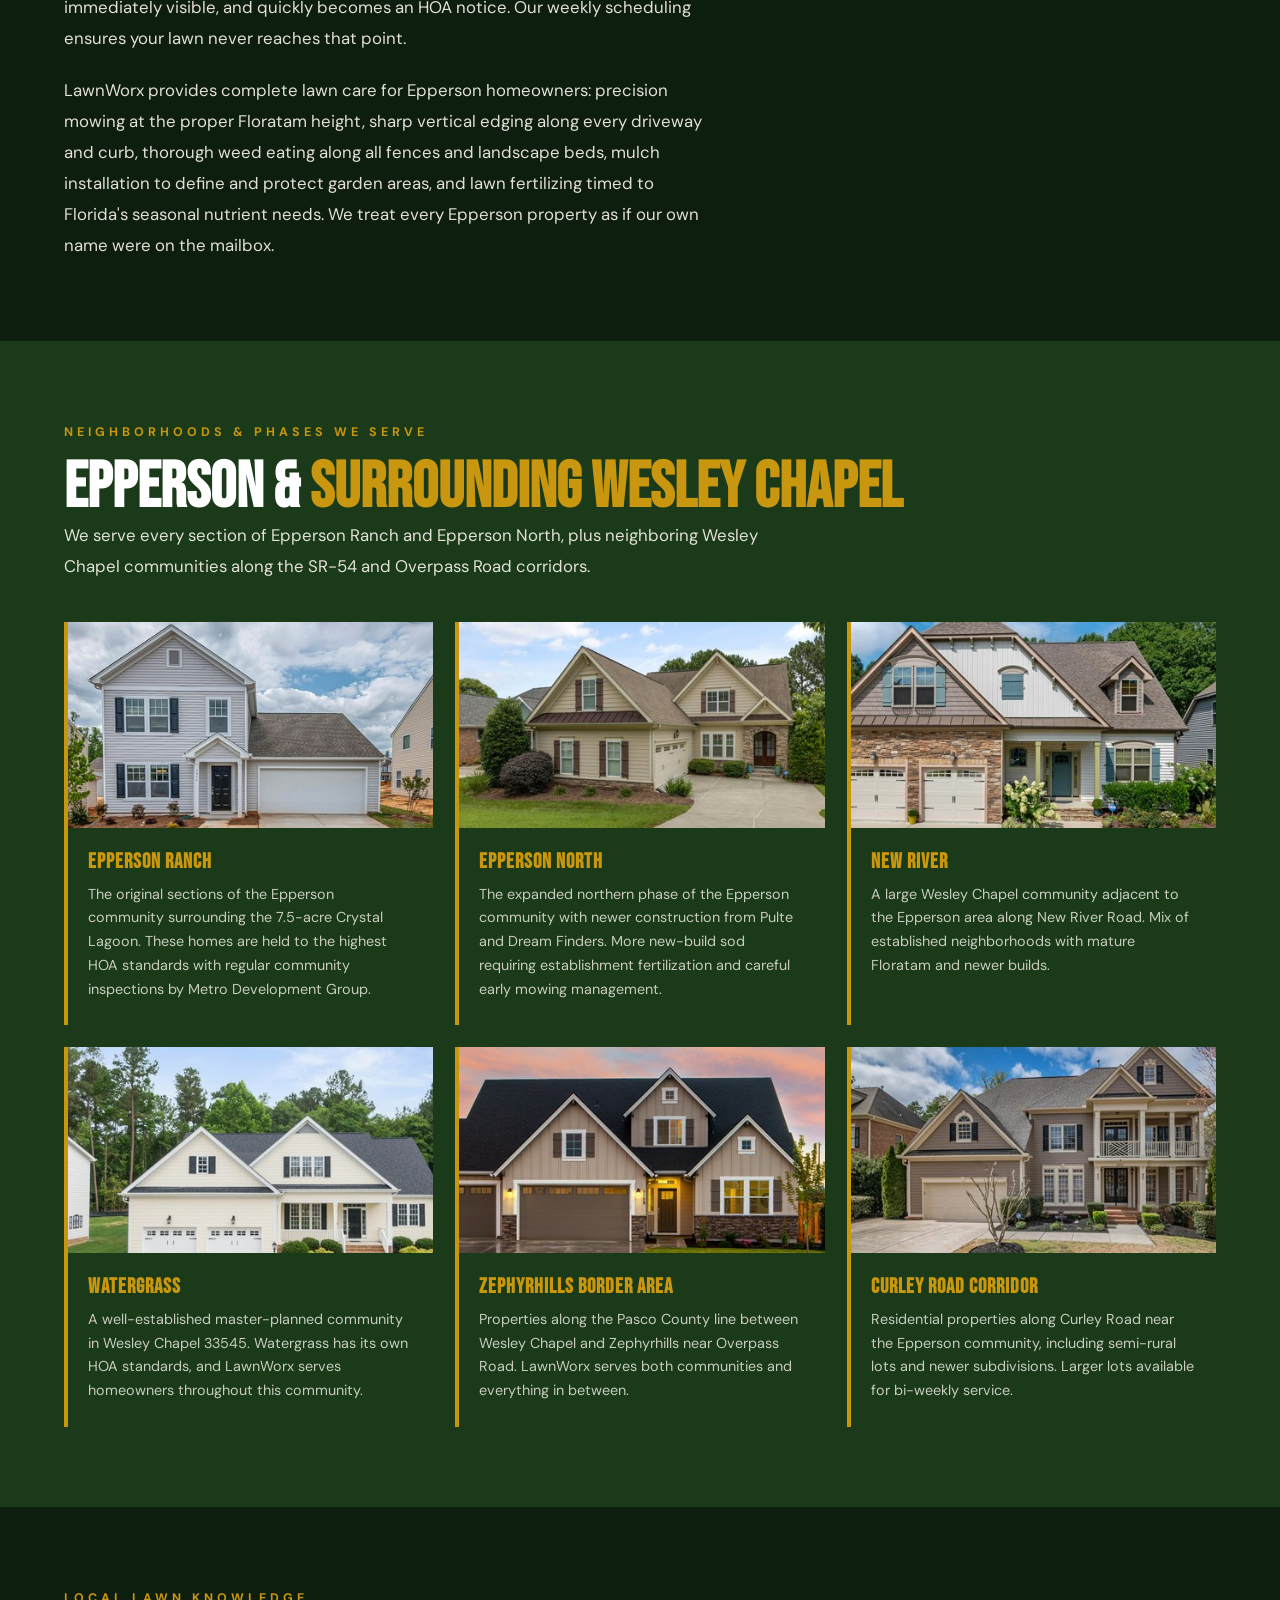
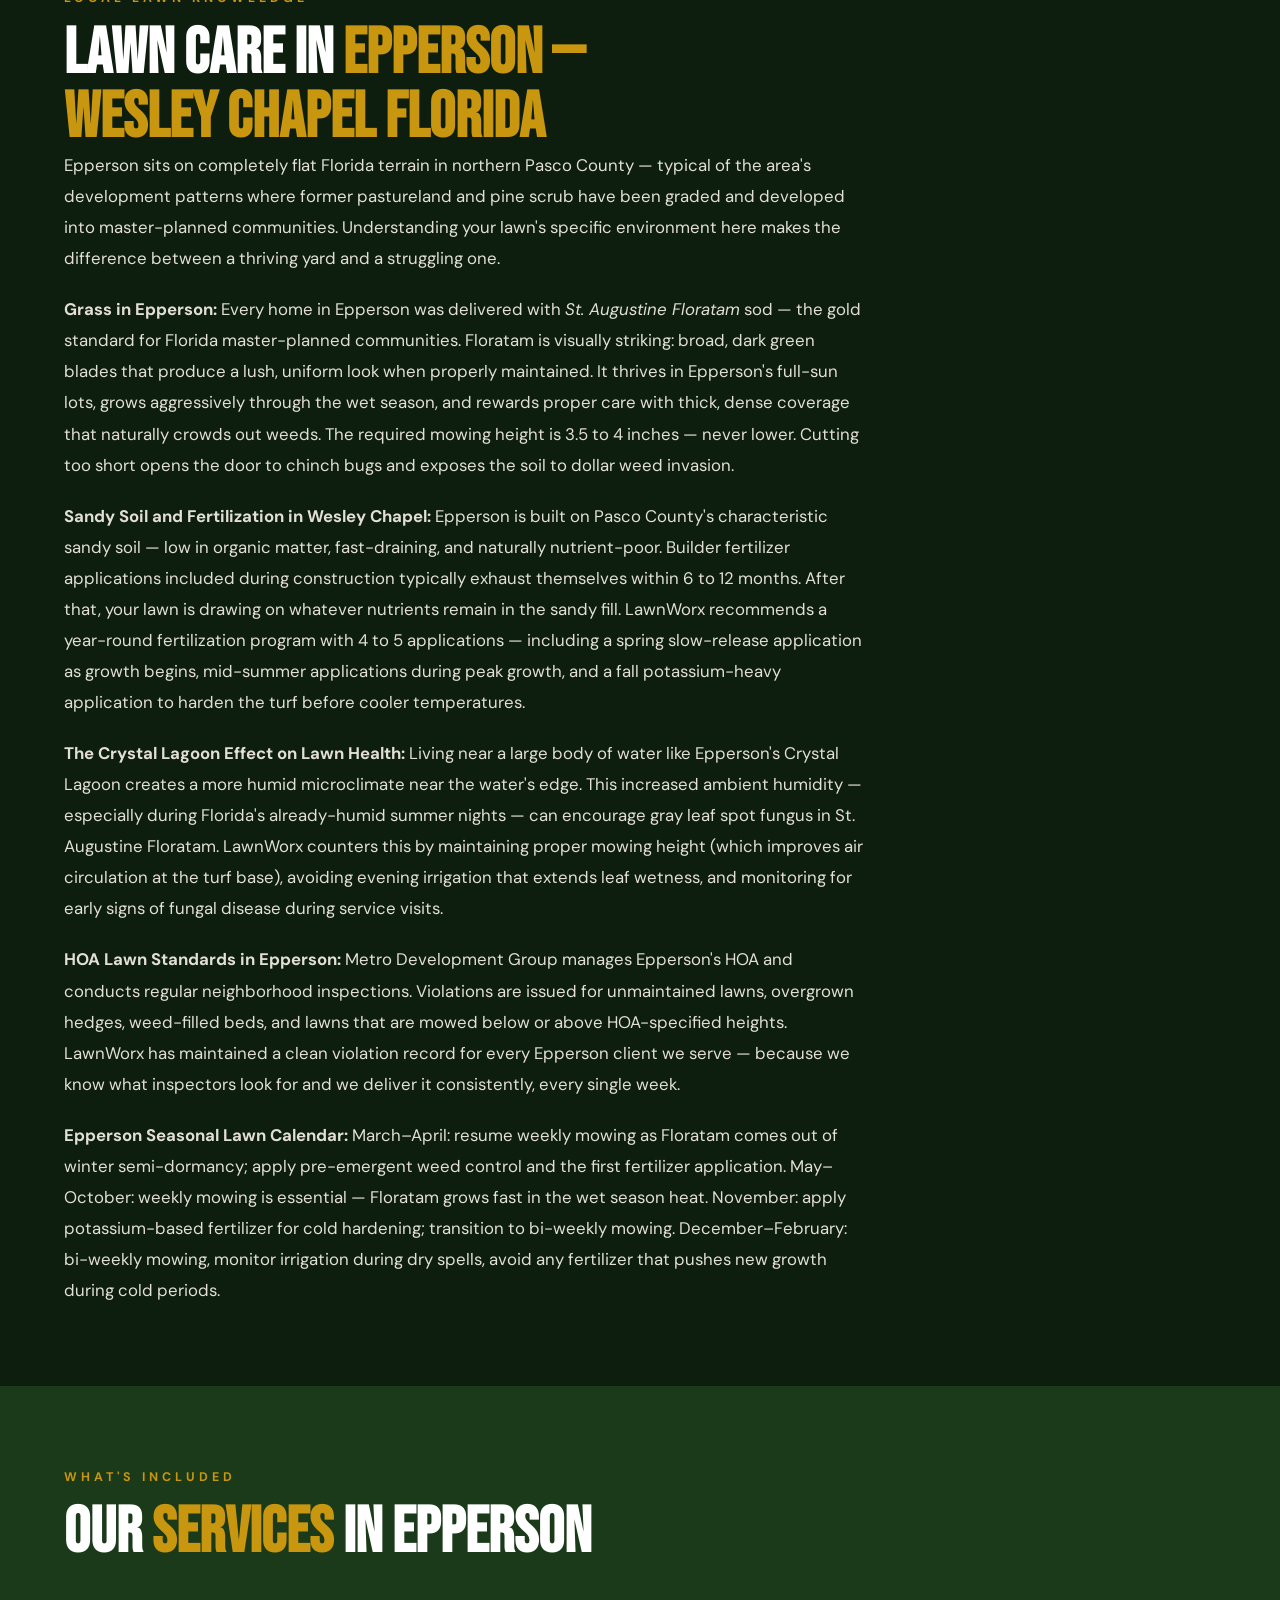
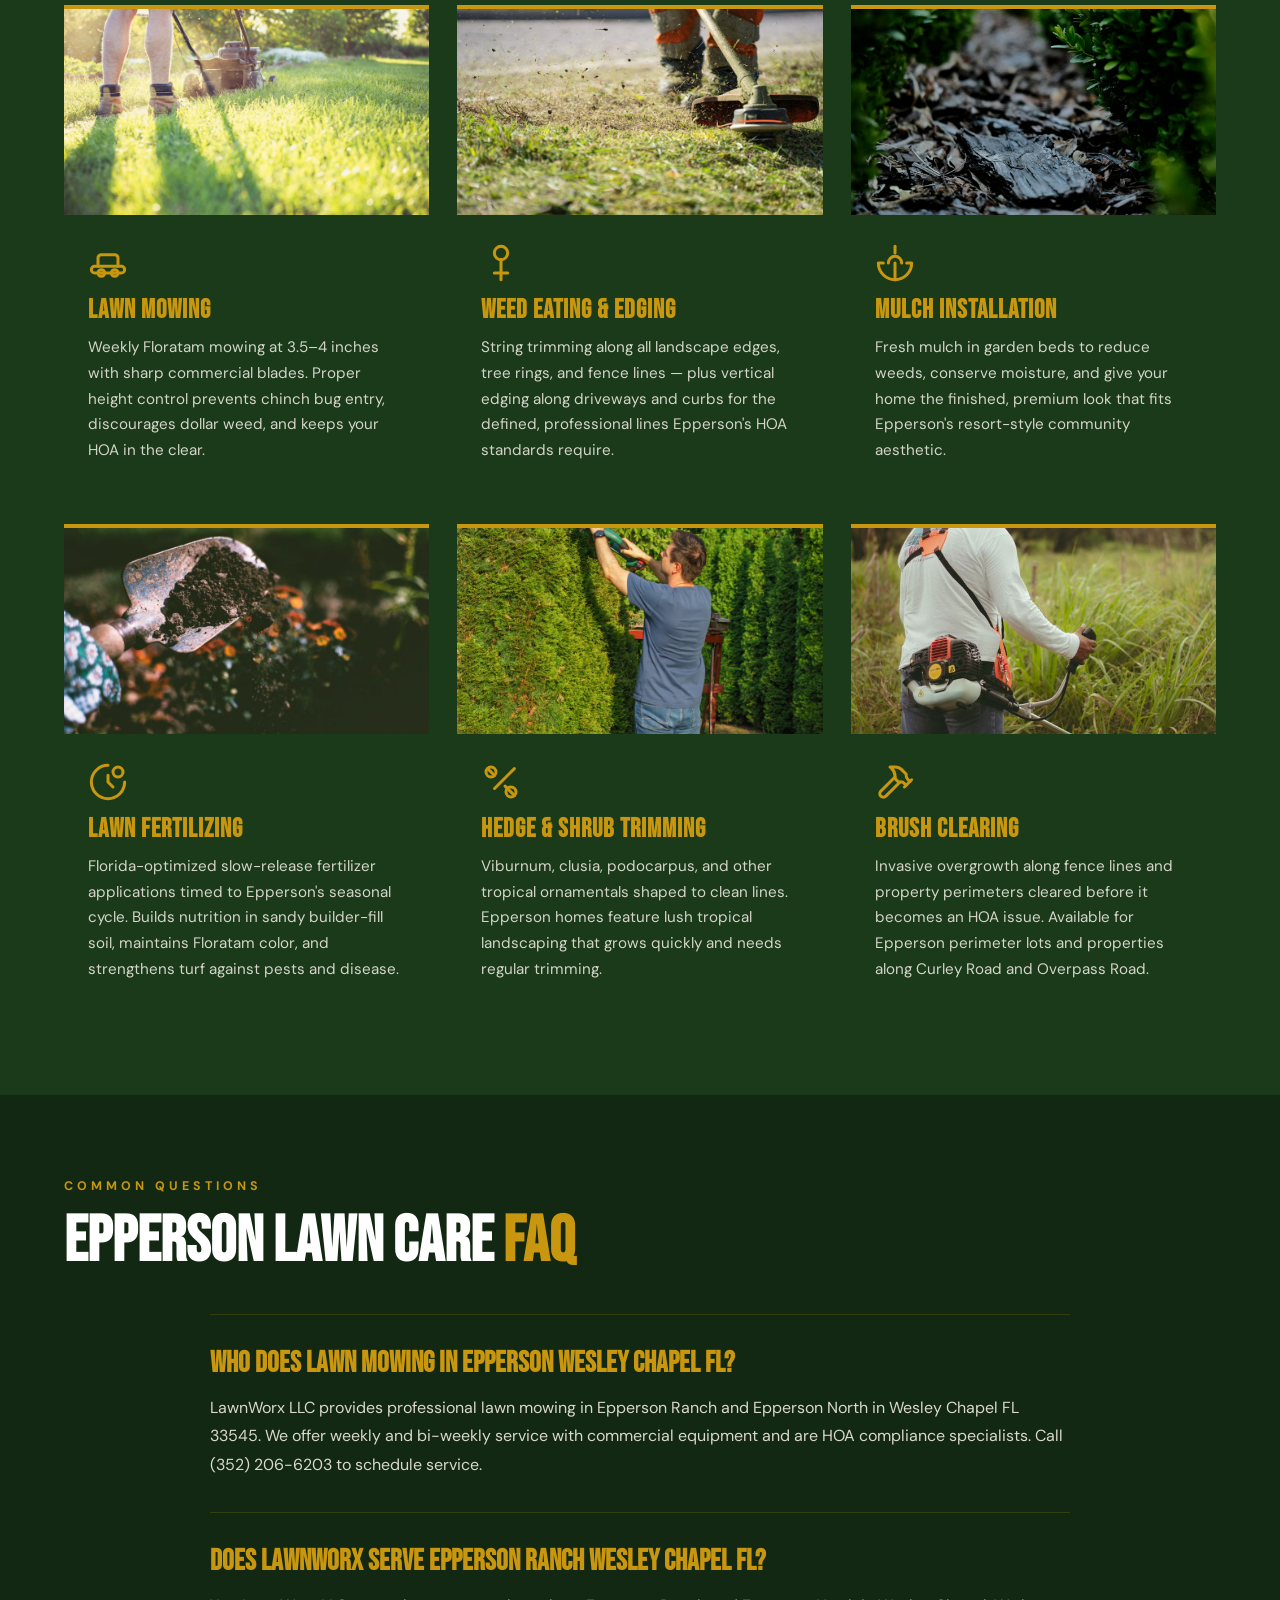
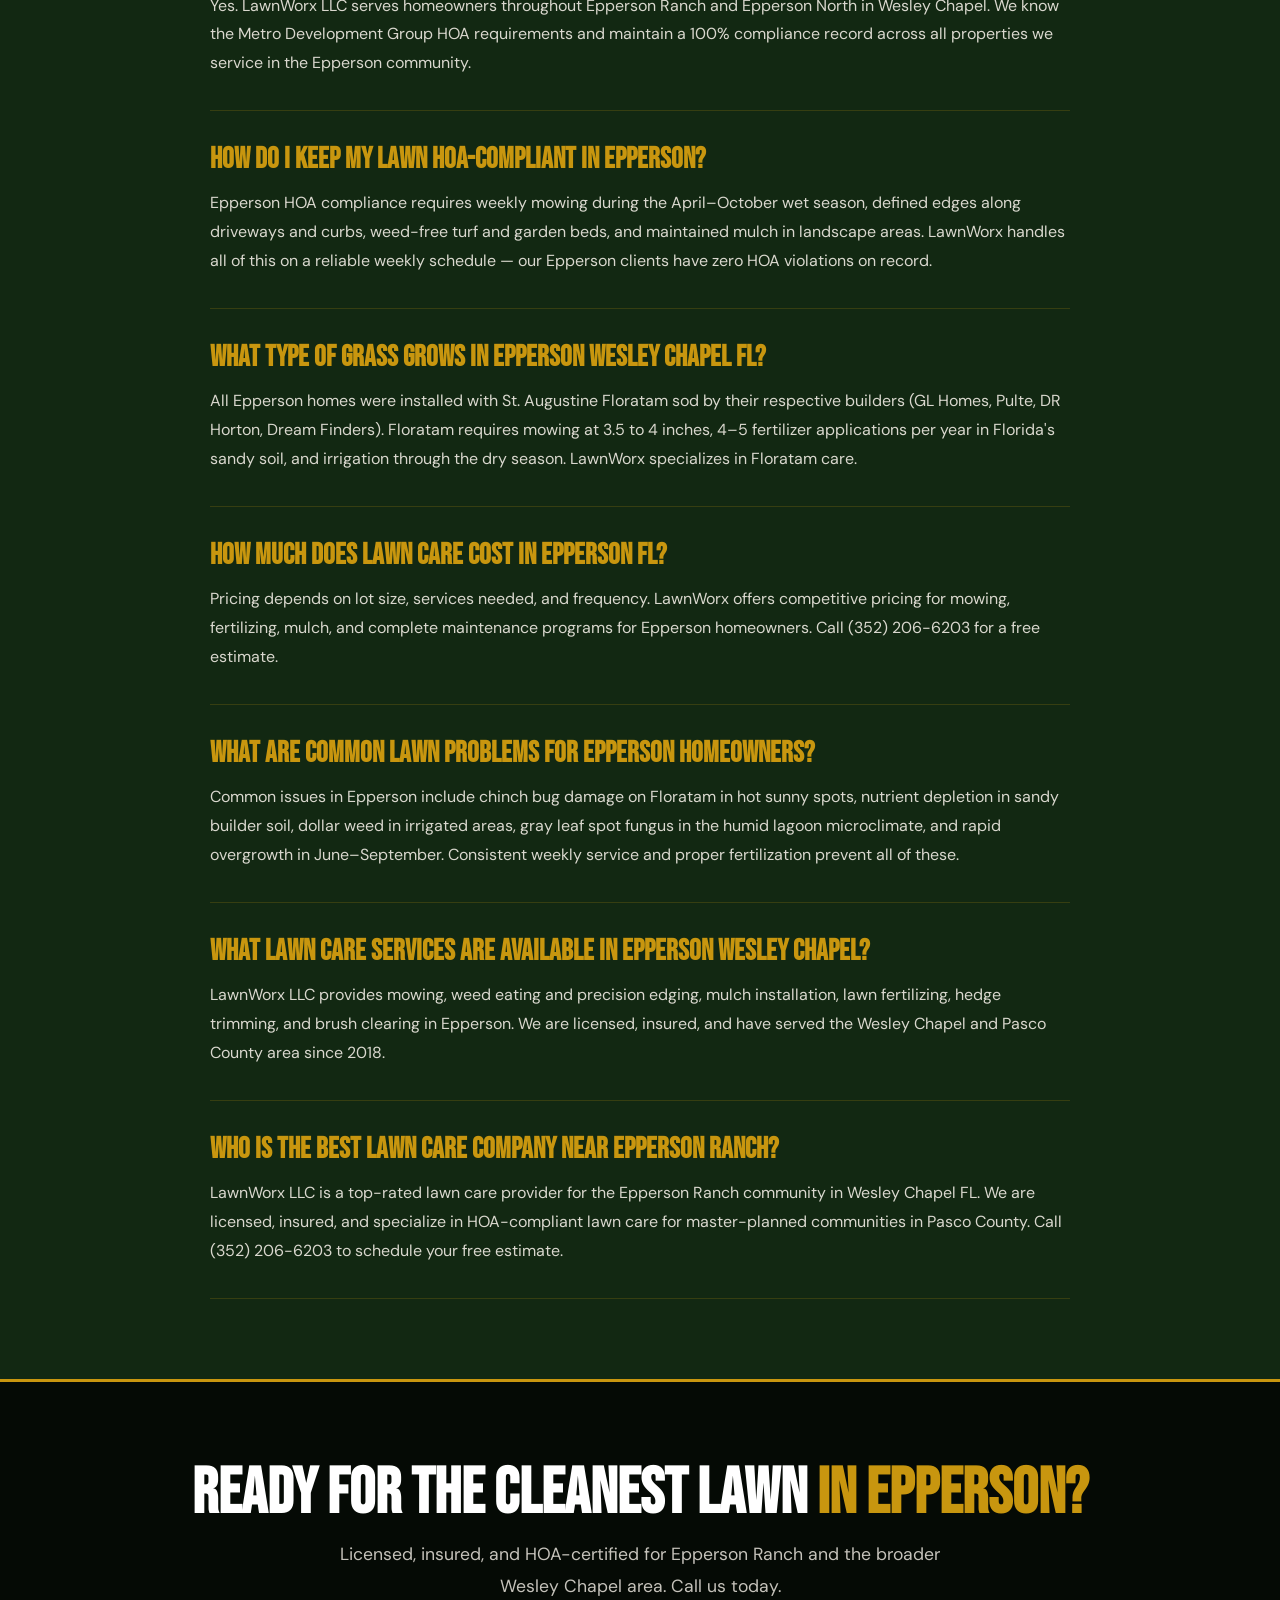
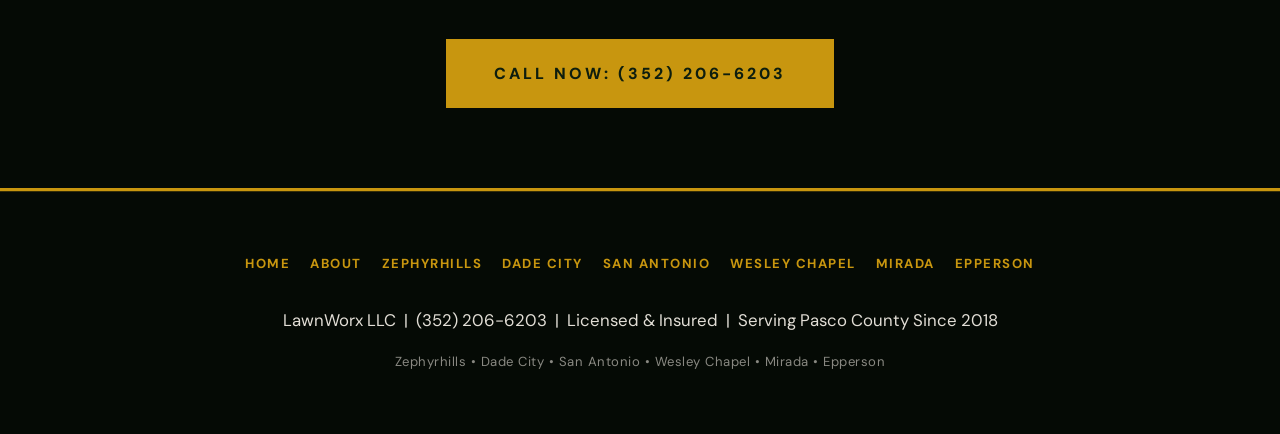
<file: epperson.html>
<!DOCTYPE html>
<html lang="en">
<head>
  <meta charset="UTF-8">
  <meta name="viewport" content="width=device-width, initial-scale=1.0">
  <title>Lawn Care in Epperson | Wesley Chapel FL | LawnWorx LLC</title>
  <meta name="description" content="Professional lawn mowing, weed eating, mulch installation, and fertilizing in Epperson Ranch — the first Crystal Lagoon community in the USA, in Wesley Chapel FL. HOA compliance specialists. LawnWorx LLC.">
  <link rel="canonical" href="https://lawnworxfl.com/epperson">
  <meta property="og:title" content="Lawn Care in Epperson Wesley Chapel FL | LawnWorx LLC">
  <meta property="og:description" content="Full-service HOA-compliant lawn care in Epperson Ranch and Epperson North, Wesley Chapel FL 33545. Mowing, mulch, fertilizing by LawnWorx LLC.">
  <meta property="og:url" content="https://lawnworxfl.com/epperson">
  <meta property="og:type" content="website">
  <link rel="preconnect" href="https://fonts.googleapis.com">
  <link href="https://fonts.googleapis.com/css2?family=Bebas+Neue&family=DM+Sans:wght@300;400;500;700&display=swap" rel="stylesheet">
  <link rel="stylesheet" href="styles.css">

  <script type="application/ld+json">
  {
    "@context": "https://schema.org",
    "@type": "LocalBusiness",
    "name": "LawnWorx LLC",
    "telephone": "(352) 206-6203",
    "url": "https://lawnworxfl.com/epperson",
    "description": "Professional lawn care in Epperson Ranch, Wesley Chapel FL 33545. HOA-compliant mowing, weed eating, mulch, fertilizing, and hedge trimming for the first Crystal Lagoon community in the United States.",
    "areaServed": {
      "@type": "Place",
      "name": "Epperson Ranch, Wesley Chapel, FL 33545"
    },
    "address": {
      "@type": "PostalAddress",
      "addressLocality": "Wesley Chapel",
      "addressRegion": "FL",
      "postalCode": "33545",
      "addressCountry": "US"
    },
    "hasOfferCatalog": {
      "@type": "OfferCatalog",
      "name": "Lawn Care Services in Epperson Wesley Chapel FL",
      "itemListElement": [
        {"@type": "Offer", "itemOffered": {"@type": "Service", "name": "Lawn Mowing Epperson Wesley Chapel FL"}},
        {"@type": "Offer", "itemOffered": {"@type": "Service", "name": "Weed Eating & Edging Epperson FL"}},
        {"@type": "Offer", "itemOffered": {"@type": "Service", "name": "Mulch Installation Epperson Wesley Chapel FL"}},
        {"@type": "Offer", "itemOffered": {"@type": "Service", "name": "Lawn Fertilizing Epperson FL"}},
        {"@type": "Offer", "itemOffered": {"@type": "Service", "name": "Hedge Trimming Epperson FL"}},
        {"@type": "Offer", "itemOffered": {"@type": "Service", "name": "HOA Compliance Lawn Service Epperson FL"}}
      ]
    }
  }
  </script>

  <script type="application/ld+json">
  {
    "@context": "https://schema.org",
    "@type": "BreadcrumbList",
    "itemListElement": [
      {"@type": "ListItem", "position": 1, "name": "Home", "item": "https://lawnworxfl.com/"},
      {"@type": "ListItem", "position": 2, "name": "Wesley Chapel", "item": "https://lawnworxfl.com/wesley-chapel"},
      {"@type": "ListItem", "position": 3, "name": "Epperson", "item": "https://lawnworxfl.com/epperson"}
    ]
  }
  </script>

  <script type="application/ld+json">
  {
    "@context": "https://schema.org",
    "@type": "FAQPage",
    "mainEntity": [
      {
        "@type": "Question",
        "name": "Who does lawn mowing in Epperson Wesley Chapel FL?",
        "acceptedAnswer": {"@type": "Answer", "text": "LawnWorx LLC provides professional lawn mowing and full lawn care service in Epperson Ranch and Epperson North in Wesley Chapel FL 33545. We serve both established sections and new construction phases of the Epperson community, and are specialists in HOA-compliant lawn maintenance. Call (352) 206-6203 to schedule."}
      },
      {
        "@type": "Question",
        "name": "Does LawnWorx serve Epperson Ranch Wesley Chapel FL?",
        "acceptedAnswer": {"@type": "Answer", "text": "Yes. LawnWorx LLC provides regular lawn care service throughout Epperson Ranch and Epperson North in Wesley Chapel, FL 33545. We are familiar with the community's HOA standards managed by Metro Development Group, and we maintain a 100% HOA compliance record across all Epperson properties we service."}
      },
      {
        "@type": "Question",
        "name": "How do I keep my lawn HOA-compliant in Epperson?",
        "acceptedAnswer": {"@type": "Answer", "text": "Epperson's HOA requires consistently maintained lawns with defined edges, weed-free turf, trimmed hedges, and maintained garden beds. During the wet season (April–October), weekly mowing is essential to stay compliant — Floratam sod grows rapidly in Wesley Chapel's hot, humid summers. LawnWorx handles all HOA requirements on a reliable scheduled basis so Epperson homeowners never receive a violation notice."}
      },
      {
        "@type": "Question",
        "name": "What type of grass grows in Epperson Wesley Chapel FL?",
        "acceptedAnswer": {"@type": "Answer", "text": "Epperson homes built by GL Homes, Pulte, DR Horton, and Dream Finders Homes were installed with St. Augustine Floratam sod — the standard for new master-planned communities in Pasco and Hillsborough counties. Floratam is a broad-bladed, dark green warm-season grass that requires mowing at 3.5 to 4 inches, 4–5 fertilizer applications per year in Florida's sandy soil, and regular irrigation during the dry season."}
      },
      {
        "@type": "Question",
        "name": "How much does lawn care cost in Epperson FL?",
        "acceptedAnswer": {"@type": "Answer", "text": "Pricing in Epperson depends on lot size, services required, and mowing frequency. LawnWorx LLC offers competitive pricing for weekly mowing, weed eating, mulch installation, fertilizing, and complete maintenance programs. Call (352) 206-6203 for a free, no-obligation estimate for your Epperson property."}
      },
      {
        "@type": "Question",
        "name": "What lawn care services are available in Epperson Wesley Chapel?",
        "acceptedAnswer": {"@type": "Answer", "text": "LawnWorx LLC provides full lawn care in Epperson including weekly mowing, weed eating and precision edging, mulch installation, lawn fertilizing, hedge trimming, and brush clearing. We are a licensed, insured, professional lawn service company that has served the Wesley Chapel and Pasco County area since 2018."}
      },
      {
        "@type": "Question",
        "name": "What are common lawn issues for Epperson homeowners?",
        "acceptedAnswer": {"@type": "Answer", "text": "Common lawn challenges for Epperson homeowners include: chinch bug damage on Floratam in hot, sun-exposed areas; nutrient depletion in builder fill soil requiring regular fertilization; dollar weed in irrigated or poorly-draining areas; gray leaf spot fungus in humid summer conditions; and rapid overgrowth in June–September that triggers HOA notices if mowing is not weekly. LawnWorx addresses all of these proactively through consistent, scheduled service."}
      },
      {
        "@type": "Question",
        "name": "Who is the best lawn care company near Epperson Ranch Wesley Chapel?",
        "acceptedAnswer": {"@type": "Answer", "text": "LawnWorx LLC is a top-rated lawn care company serving the Epperson Ranch area in Wesley Chapel FL. Licensed, insured, and operating since 2018, we specialize in HOA compliance for master-planned communities. Our crews know Florida grass types, Pasco County soil conditions, and Epperson's specific community standards. Call (352) 206-6203 to schedule your free estimate."}
      }
    ]
  }
  </script>
</head>
<body>

  <nav>
    <a href="index.html" class="nav-logo">LawnWorx LLC</a>
    <ul class="nav-links">
      <li><a href="index.html">Home</a></li>
      <li><a href="about.html">About</a></li>
      <li class="dropdown">
        <button class="dropbtn">Locations &#9660;</button>
        <div class="dropdown-content">
          <a href="zephyrhills.html">Zephyrhills</a>
          <a href="dade-city.html">Dade City</a>
          <a href="san-antonio.html">San Antonio</a>
          <a href="wesley-chapel.html">Wesley Chapel</a>
          <a href="mirada.html">Mirada</a>
          <a href="epperson.html">Epperson</a>
        </div>
      </li>
      
    </ul>
    <button class="hamburger" id="hamburger" aria-label="Open menu" aria-expanded="false">
      <span></span><span></span><span></span>
    </button>
    <div class="nav-mobile" id="navMobile">
      <a href="index.html">Home</a>
      <a href="about.html">About</a>
      <div class="mobile-sub-label">Locations</div>
      <a href="zephyrhills.html" class="sub-link">Zephyrhills</a>
      <a href="dade-city.html" class="sub-link">Dade City</a>
      <a href="san-antonio.html" class="sub-link">San Antonio</a>
      <a href="wesley-chapel.html" class="sub-link">Wesley Chapel</a>
      <a href="mirada.html" class="sub-link">Mirada</a>
      <a href="epperson.html" class="sub-link">Epperson</a>
      
    </div>
  </nav>

  <!-- BREADCRUMB -->
  <div class="breadcrumb">
    <div class="container">
      <a href="index.html">Home</a>
      <span>&rsaquo;</span>
      <a href="wesley-chapel.html">Wesley Chapel</a>
      <span>&rsaquo;</span>
      <span>Epperson</span>
    </div>
  </div>

  <!-- HERO -->
  <header class="hero" style="background-image: url('images/photos/hero-zero-turn.jpg');">
    <h1>Epperson <span>Lawn Care</span></h1>
    <p class="hero-tagline">Wesley Chapel, FL 33545 &bull; HOA Compliance Specialists</p>
    <a href="tel:3522066203" class="btn-gold hero-cta">Call Now: (352) 206-6203</a>
  </header>

  <!-- REVIEW STRIP -->
  <div class="review-strip">
    <div class="review-track">
      <span class="review-item">"Best lawn crew in Epperson — always on time." — Sandra W. ★★★★★</span>
      <span class="review-item">"Zero HOA warnings since switching to LawnWorx." — Marcus B. ★★★★★</span>
      <span class="review-item">"Our Floratam looks incredible — proper fertilizing makes all the difference." — Lisa H. ★★★★★</span>
      <span class="review-item">"Professional and reliable every single week." — Tom V. ★★★★★</span>
      <span class="review-item">"Best lawn crew in Epperson — always on time." — Sandra W. ★★★★★</span>
      <span class="review-item">"Zero HOA warnings since switching to LawnWorx." — Marcus B. ★★★★★</span>
      <span class="review-item">"Our Floratam looks incredible — proper fertilizing makes all the difference." — Lisa H. ★★★★★</span>
      <span class="review-item">"Professional and reliable every single week." — Tom V. ★★★★★</span>
    </div>
  </div>

  <!-- SERVICES SECTION -->
  <section>
    <div class="container">
      <div class="content-grid">
        <div class="text-block">
          <span class="section-label">Epperson Ranch — Wesley Chapel, FL 33545</span>
          <h2>Premium Lawn Care for <span>Epperson</span></h2>
          <p>Epperson Ranch holds a unique place in Florida real estate history: it was the first community in the United States built around a Crystal Lagoon — a 7.5-acre turquoise swimming lagoon that serves as the centerpiece of this 1,200-acre master-planned development in Wesley Chapel. Built by Metro Development Group and featuring homes from GL Homes, Pulte, DR Horton, and Dream Finders Homes, Epperson has become one of the most sought-after addresses in Pasco County.</p>
          <p>With that prestige comes expectation. Epperson's HOA actively monitors lawn conditions throughout both Epperson Ranch and Epperson North. A community built around a signature amenity draws attention — and every home's lawn is part of the picture. If your yard doesn't look the part, the HOA will notice. LawnWorx LLC keeps Epperson homeowners in full compliance, visit after visit.</p>
          <p>The flat, subtropical terrain of Epperson means lawns are almost entirely builder-installed St. Augustine Floratam — the most common and most demanding turf in master-planned Pasco County communities. During the summer rainy season, which runs from June through September, Floratam in Wesley Chapel's warm, humid climate can grow two to three inches per week. A missed mowing week is immediately visible, and quickly becomes an HOA notice. Our weekly scheduling ensures your lawn never reaches that point.</p>
          <p>LawnWorx provides complete lawn care for Epperson homeowners: precision mowing at the proper Floratam height, sharp vertical edging along every driveway and curb, thorough weed eating along all fences and landscape beds, mulch installation to define and protect garden areas, and lawn fertilizing timed to Florida's seasonal nutrient needs. We treat every Epperson property as if our own name were on the mailbox.</p>
        </div>
        <div class="highlight-box">
          <h3>Epperson Services</h3>
          <ul>
            <li><strong>HOA Compliance Service</strong></li>
            <li><strong>Weekly Mowing</strong></li>
            <li><strong>Weed Eating &amp; Precision Edging</strong></li>
            <li><strong>Mulch Installation</strong></li>
            <li><strong>Floratam Fertilizing</strong></li>
            <li><strong>Hedge &amp; Shrub Trimming</strong></li>
            <li><strong>Brush Clearing</strong></li>
            <li><strong>New Build Sod Establishment</strong></li>
            <li><strong>Licensed &amp; Insured</strong></li>
          </ul>
        </div>
      </div>
    </div>
  </section>

  <!-- COMMUNITIES SERVED -->
  <section class="bg-moss">
    <div class="container">
      <span class="section-label">Neighborhoods &amp; Phases We Serve</span>
      <h2>Epperson &amp; <span>Surrounding Wesley Chapel</span></h2>
      <p style="max-width:700px;">We serve every section of Epperson Ranch and Epperson North, plus neighboring Wesley Chapel communities along the SR-54 and Overpass Road corridors.</p>
      <div class="community-cards">
        <div class="community-card">
          <div class="community-card-img">
            <img src="images/photos/neighborhoods/epperson-1.jpg" alt="Epperson Ranch homes in Wesley Chapel FL" width="500" height="240" loading="lazy">
          </div>
          <div class="community-card-body">
            <h4>Epperson Ranch</h4>
            <p>The original sections of the Epperson community surrounding the 7.5-acre Crystal Lagoon. These homes are held to the highest HOA standards with regular community inspections by Metro Development Group.</p>
          </div>
        </div>
        <div class="community-card">
          <div class="community-card-img">
            <img src="images/photos/neighborhoods/epperson-2.jpg" alt="Epperson North homes in Wesley Chapel FL" width="500" height="240" loading="lazy">
          </div>
          <div class="community-card-body">
            <h4>Epperson North</h4>
            <p>The expanded northern phase of the Epperson community with newer construction from Pulte and Dream Finders. More new-build sod requiring establishment fertilization and careful early mowing management.</p>
          </div>
        </div>
        <div class="community-card">
          <div class="community-card-img">
            <img src="images/photos/neighborhoods/epperson-3.jpg" alt="New River homes in Wesley Chapel FL" width="500" height="240" loading="lazy">
          </div>
          <div class="community-card-body">
            <h4>New River</h4>
            <p>A large Wesley Chapel community adjacent to the Epperson area along New River Road. Mix of established neighborhoods with mature Floratam and newer builds.</p>
          </div>
        </div>
        <div class="community-card">
          <div class="community-card-img">
            <img src="images/photos/neighborhoods/epperson-4.jpg" alt="Watergrass homes in Wesley Chapel FL" width="500" height="240" loading="lazy">
          </div>
          <div class="community-card-body">
            <h4>Watergrass</h4>
            <p>A well-established master-planned community in Wesley Chapel 33545. Watergrass has its own HOA standards, and LawnWorx serves homeowners throughout this community.</p>
          </div>
        </div>
        <div class="community-card">
          <div class="community-card-img">
            <img src="images/photos/neighborhoods/epperson-5.jpg" alt="Zephyrhills border area properties near Wesley Chapel FL" width="500" height="240" loading="lazy">
          </div>
          <div class="community-card-body">
            <h4>Zephyrhills Border Area</h4>
            <p>Properties along the Pasco County line between Wesley Chapel and Zephyrhills near Overpass Road. LawnWorx serves both communities and everything in between.</p>
          </div>
        </div>
        <div class="community-card">
          <div class="community-card-img">
            <img src="images/photos/neighborhoods/epperson-6.jpg" alt="Curley Road corridor homes near Epperson FL" width="500" height="240" loading="lazy">
          </div>
          <div class="community-card-body">
            <h4>Curley Road Corridor</h4>
            <p>Residential properties along Curley Road near the Epperson community, including semi-rural lots and newer subdivisions. Larger lots available for bi-weekly service.</p>
          </div>
        </div>
      </div>
    </div>
  </section>

  <!-- LAWN GUIDE -->
  <section class="lawn-guide">
    <div class="container">
      <div class="lawn-guide-inner">
        <span class="section-label">Local Lawn Knowledge</span>
        <h2>Lawn Care in <span>Epperson — Wesley Chapel Florida</span></h2>
        <p>Epperson sits on completely flat Florida terrain in northern Pasco County — typical of the area's development patterns where former pastureland and pine scrub have been graded and developed into master-planned communities. Understanding your lawn's specific environment here makes the difference between a thriving yard and a struggling one.</p>
        <p><strong>Grass in Epperson:</strong> Every home in Epperson was delivered with <em>St. Augustine Floratam</em> sod — the gold standard for Florida master-planned communities. Floratam is visually striking: broad, dark green blades that produce a lush, uniform look when properly maintained. It thrives in Epperson's full-sun lots, grows aggressively through the wet season, and rewards proper care with thick, dense coverage that naturally crowds out weeds. The required mowing height is 3.5 to 4 inches — never lower. Cutting too short opens the door to chinch bugs and exposes the soil to dollar weed invasion.</p>
        <p><strong>Sandy Soil and Fertilization in Wesley Chapel:</strong> Epperson is built on Pasco County's characteristic sandy soil — low in organic matter, fast-draining, and naturally nutrient-poor. Builder fertilizer applications included during construction typically exhaust themselves within 6 to 12 months. After that, your lawn is drawing on whatever nutrients remain in the sandy fill. LawnWorx recommends a year-round fertilization program with 4 to 5 applications — including a spring slow-release application as growth begins, mid-summer applications during peak growth, and a fall potassium-heavy application to harden the turf before cooler temperatures.</p>
        <p><strong>The Crystal Lagoon Effect on Lawn Health:</strong> Living near a large body of water like Epperson's Crystal Lagoon creates a more humid microclimate near the water's edge. This increased ambient humidity — especially during Florida's already-humid summer nights — can encourage gray leaf spot fungus in St. Augustine Floratam. LawnWorx counters this by maintaining proper mowing height (which improves air circulation at the turf base), avoiding evening irrigation that extends leaf wetness, and monitoring for early signs of fungal disease during service visits.</p>
        <p><strong>HOA Lawn Standards in Epperson:</strong> Metro Development Group manages Epperson's HOA and conducts regular neighborhood inspections. Violations are issued for unmaintained lawns, overgrown hedges, weed-filled beds, and lawns that are mowed below or above HOA-specified heights. LawnWorx has maintained a clean violation record for every Epperson client we serve — because we know what inspectors look for and we deliver it consistently, every single week.</p>
        <p><strong>Epperson Seasonal Lawn Calendar:</strong> March–April: resume weekly mowing as Floratam comes out of winter semi-dormancy; apply pre-emergent weed control and the first fertilizer application. May–October: weekly mowing is essential — Floratam grows fast in the wet season heat. November: apply potassium-based fertilizer for cold hardening; transition to bi-weekly mowing. December–February: bi-weekly mowing, monitor irrigation during dry spells, avoid any fertilizer that pushes new growth during cold periods.</p>
      </div>
    </div>
  </section>

  <!-- SERVICE DETAIL CARDS -->
  <section class="bg-moss">
    <div class="container">
      <span class="section-label">What's Included</span>
      <h2>Our <span>Services</span> in Epperson</h2>
      <div class="service-cards" style="margin-top:40px;">
        <div class="service-card">
          <div class="service-card-img">
            <img src="images/photos/hero-mowing.jpg" alt="Lawn mowing in Epperson Wesley Chapel FL" width="600" height="340" loading="lazy">
          </div>
          <div class="service-card-body">
            <span class="service-card-icon" aria-hidden="true"><svg xmlns="http://www.w3.org/2000/svg" width="32" height="32" viewBox="0 0 24 24" fill="none" stroke="currentColor" stroke-width="1.8" stroke-linecap="round" stroke-linejoin="round"><rect x="2" y="14" width="20" height="4" rx="2"/><path d="M6 14V9a2 2 0 0 1 2-2h8a2 2 0 0 1 2 2v5"/><circle cx="8" cy="18" r="2"/><circle cx="16" cy="18" r="2"/></svg></span>
            <h3>Lawn Mowing</h3>
            <p>Weekly Floratam mowing at 3.5–4 inches with sharp commercial blades. Proper height control prevents chinch bug entry, discourages dollar weed, and keeps your HOA in the clear.</p>
          </div>
        </div>
        <div class="service-card">
          <div class="service-card-img">
            <img src="images/photos/edging.jpg" alt="Weed eating and edging in Epperson FL" width="600" height="340" loading="lazy">
          </div>
          <div class="service-card-body">
            <span class="service-card-icon" aria-hidden="true"><svg xmlns="http://www.w3.org/2000/svg" width="32" height="32" viewBox="0 0 24 24" fill="none" stroke="currentColor" stroke-width="1.8" stroke-linecap="round" stroke-linejoin="round"><path d="M12 2a4 4 0 0 1 0 8"/><path d="M12 2a4 4 0 0 0 0 8"/><path d="M12 10v12"/><path d="M8 18h8"/></svg></span>
            <h3>Weed Eating &amp; Edging</h3>
            <p>String trimming along all landscape edges, tree rings, and fence lines — plus vertical edging along driveways and curbs for the defined, professional lines Epperson's HOA standards require.</p>
          </div>
        </div>
        <div class="service-card">
          <div class="service-card-img">
            <img src="images/photos/mulch-detail.jpg" alt="Mulch installation in Epperson FL" width="600" height="340" loading="lazy">
          </div>
          <div class="service-card-body">
            <span class="service-card-icon" aria-hidden="true"><svg xmlns="http://www.w3.org/2000/svg" width="32" height="32" viewBox="0 0 24 24" fill="none" stroke="currentColor" stroke-width="1.8" stroke-linecap="round" stroke-linejoin="round"><path d="M12 22V12"/><path d="M5 12H2a10 10 0 0 0 20 0h-3"/><path d="M8 12a4 4 0 0 1 8 0"/><path d="M12 2v4"/></svg></span>
            <h3>Mulch Installation</h3>
            <p>Fresh mulch in garden beds to reduce weeds, conserve moisture, and give your home the finished, premium look that fits Epperson's resort-style community aesthetic.</p>
          </div>
        </div>
        <div class="service-card">
          <div class="service-card-img">
            <img src="images/photos/fertilizing.jpg" alt="Lawn fertilizing in Epperson FL" width="600" height="340" loading="lazy">
          </div>
          <div class="service-card-body">
            <span class="service-card-icon" aria-hidden="true"><svg xmlns="http://www.w3.org/2000/svg" width="32" height="32" viewBox="0 0 24 24" fill="none" stroke="currentColor" stroke-width="1.8" stroke-linecap="round" stroke-linejoin="round"><path d="M12 2C6.5 2 2 6.5 2 12s4.5 10 10 10 10-4.5 10-10"/><path d="M12 8v4l3 3"/><circle cx="18" cy="6" r="3"/></svg></span>
            <h3>Lawn Fertilizing</h3>
            <p>Florida-optimized slow-release fertilizer applications timed to Epperson's seasonal cycle. Builds nutrition in sandy builder-fill soil, maintains Floratam color, and strengthens turf against pests and disease.</p>
          </div>
        </div>
        <div class="service-card">
          <div class="service-card-img">
            <img src="images/photos/hedge-trimming.jpg" alt="Hedge and shrub trimming in Epperson FL" width="600" height="340" loading="lazy">
          </div>
          <div class="service-card-body">
            <span class="service-card-icon" aria-hidden="true"><svg xmlns="http://www.w3.org/2000/svg" width="32" height="32" viewBox="0 0 24 24" fill="none" stroke="currentColor" stroke-width="1.8" stroke-linecap="round" stroke-linejoin="round"><circle cx="6" cy="6" r="3"/><circle cx="18" cy="18" r="3"/><path d="M20 4 8.12 15.88"/><path d="M14.47 14.48 20 20"/><path d="M8.12 8.12 4 4"/></svg></span>
            <h3>Hedge &amp; Shrub Trimming</h3>
            <p>Viburnum, clusia, podocarpus, and other tropical ornamentals shaped to clean lines. Epperson homes feature lush tropical landscaping that grows quickly and needs regular trimming.</p>
          </div>
        </div>
        <div class="service-card">
          <div class="service-card-img">
            <img src="images/photos/brush-clearing.jpg" alt="Brush clearing in Epperson FL" width="600" height="340" loading="lazy">
          </div>
          <div class="service-card-body">
            <span class="service-card-icon" aria-hidden="true"><svg xmlns="http://www.w3.org/2000/svg" width="32" height="32" viewBox="0 0 24 24" fill="none" stroke="currentColor" stroke-width="1.8" stroke-linecap="round" stroke-linejoin="round"><path d="m15 12-8.5 8.5a2.12 2.12 0 0 1-3-3L12 9"/><path d="M17.64 15 22 10.64"/><path d="m20.91 11.7-1.25-1.25c-.6-.6-.93-1.4-.93-2.25v-.86L16.01 4.6a5.56 5.56 0 0 0-3.94-1.64H9l.92.82A6.18 6.18 0 0 1 12 8.4v1.56l2 2h2.47l2.26 1.91"/></svg></span>
            <h3>Brush Clearing</h3>
            <p>Invasive overgrowth along fence lines and property perimeters cleared before it becomes an HOA issue. Available for Epperson perimeter lots and properties along Curley Road and Overpass Road.</p>
          </div>
        </div>
      </div>
    </div>
  </section>

  <!-- FAQ -->
  <section class="faq-section">
    <div class="container">
      <span class="section-label">Common Questions</span>
      <h2 style="margin-bottom:40px;">Epperson Lawn Care <span>FAQ</span></h2>
      <div class="faq-list">
        <div class="faq-item">
          <h3>Who does lawn mowing in Epperson Wesley Chapel FL?</h3>
          <p>LawnWorx LLC provides professional lawn mowing in Epperson Ranch and Epperson North in Wesley Chapel FL 33545. We offer weekly and bi-weekly service with commercial equipment and are HOA compliance specialists. Call (352) 206-6203 to schedule service.</p>
        </div>
        <div class="faq-item">
          <h3>Does LawnWorx serve Epperson Ranch Wesley Chapel FL?</h3>
          <p>Yes. LawnWorx LLC serves homeowners throughout Epperson Ranch and Epperson North in Wesley Chapel. We know the Metro Development Group HOA requirements and maintain a 100% compliance record across all properties we service in the Epperson community.</p>
        </div>
        <div class="faq-item">
          <h3>How do I keep my lawn HOA-compliant in Epperson?</h3>
          <p>Epperson HOA compliance requires weekly mowing during the April–October wet season, defined edges along driveways and curbs, weed-free turf and garden beds, and maintained mulch in landscape areas. LawnWorx handles all of this on a reliable weekly schedule — our Epperson clients have zero HOA violations on record.</p>
        </div>
        <div class="faq-item">
          <h3>What type of grass grows in Epperson Wesley Chapel FL?</h3>
          <p>All Epperson homes were installed with St. Augustine Floratam sod by their respective builders (GL Homes, Pulte, DR Horton, Dream Finders). Floratam requires mowing at 3.5 to 4 inches, 4–5 fertilizer applications per year in Florida's sandy soil, and irrigation through the dry season. LawnWorx specializes in Floratam care.</p>
        </div>
        <div class="faq-item">
          <h3>How much does lawn care cost in Epperson FL?</h3>
          <p>Pricing depends on lot size, services needed, and frequency. LawnWorx offers competitive pricing for mowing, fertilizing, mulch, and complete maintenance programs for Epperson homeowners. Call (352) 206-6203 for a free estimate.</p>
        </div>
        <div class="faq-item">
          <h3>What are common lawn problems for Epperson homeowners?</h3>
          <p>Common issues in Epperson include chinch bug damage on Floratam in hot sunny spots, nutrient depletion in sandy builder soil, dollar weed in irrigated areas, gray leaf spot fungus in the humid lagoon microclimate, and rapid overgrowth in June–September. Consistent weekly service and proper fertilization prevent all of these.</p>
        </div>
        <div class="faq-item">
          <h3>What lawn care services are available in Epperson Wesley Chapel?</h3>
          <p>LawnWorx LLC provides mowing, weed eating and precision edging, mulch installation, lawn fertilizing, hedge trimming, and brush clearing in Epperson. We are licensed, insured, and have served the Wesley Chapel and Pasco County area since 2018.</p>
        </div>
        <div class="faq-item">
          <h3>Who is the best lawn care company near Epperson Ranch?</h3>
          <p>LawnWorx LLC is a top-rated lawn care provider for the Epperson Ranch community in Wesley Chapel FL. We are licensed, insured, and specialize in HOA-compliant lawn care for master-planned communities in Pasco County. Call (352) 206-6203 to schedule your free estimate.</p>
        </div>
      </div>
    </div>
  </section>

  <!-- CTA BANNER -->
  <div class="cta-banner">
    <div class="container">
      <h2>Ready for the Cleanest Lawn <span>in Epperson?</span></h2>
      <p>Licensed, insured, and HOA-certified for Epperson Ranch and the broader Wesley Chapel area. Call us today.</p>
      <a href="tel:3522066203" class="btn-gold-lg">Call Now: (352) 206-6203</a>
    </div>
  </div>

  <!-- FOOTER -->
  <footer>
    <div class="footer-nav">
      <a href="index.html">Home</a>
      <a href="about.html">About</a>
      <a href="zephyrhills.html">Zephyrhills</a>
      <a href="dade-city.html">Dade City</a>
      <a href="san-antonio.html">San Antonio</a>
      <a href="wesley-chapel.html">Wesley Chapel</a>
      <a href="mirada.html">Mirada</a>
      <a href="epperson.html">Epperson</a>
      
    </div>
    <p>LawnWorx LLC &nbsp;|&nbsp; (352) 206-6203 &nbsp;|&nbsp; Licensed &amp; Insured &nbsp;|&nbsp; Serving Pasco County Since 2018</p>
    <p class="footer-service-areas">Zephyrhills &bull; Dade City &bull; San Antonio &bull; Wesley Chapel &bull; Mirada &bull; Epperson</p>
  </footer>

  <script src="main.js"></script>
</body>
</html>
</file>
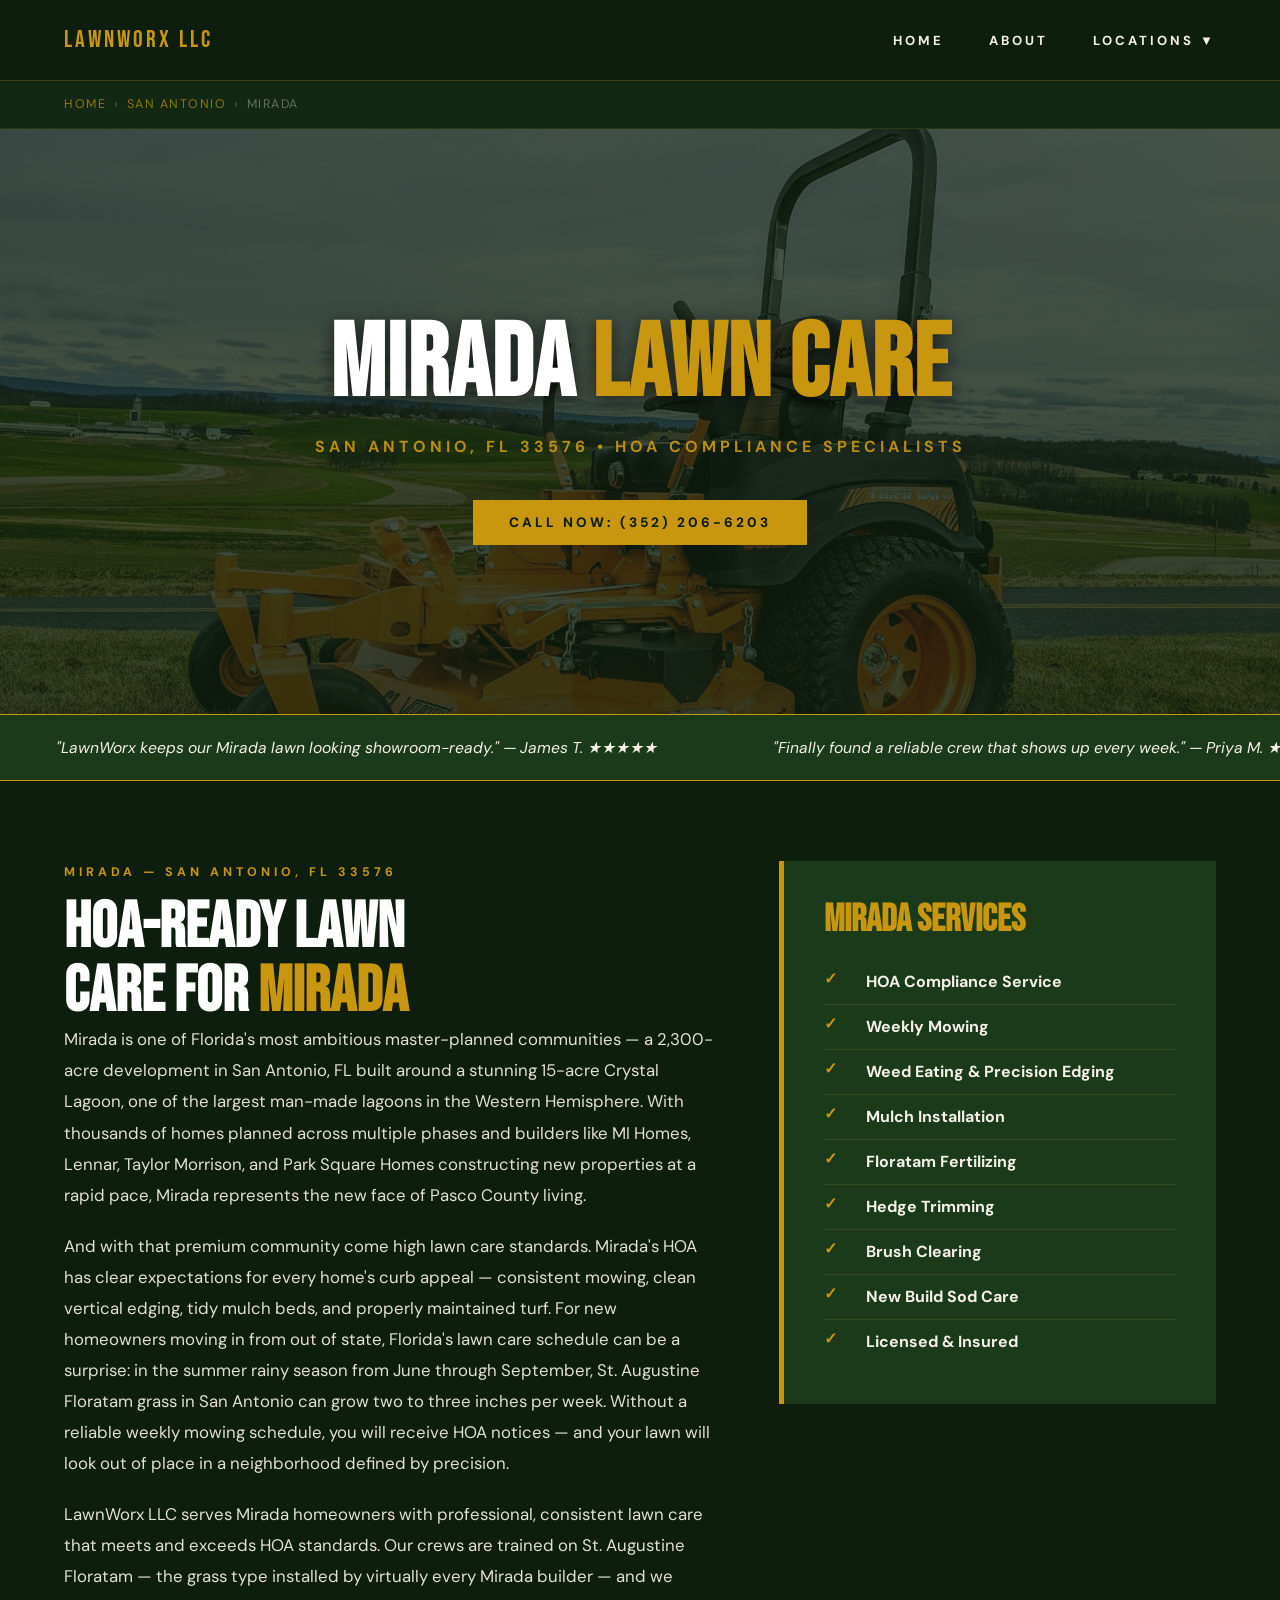
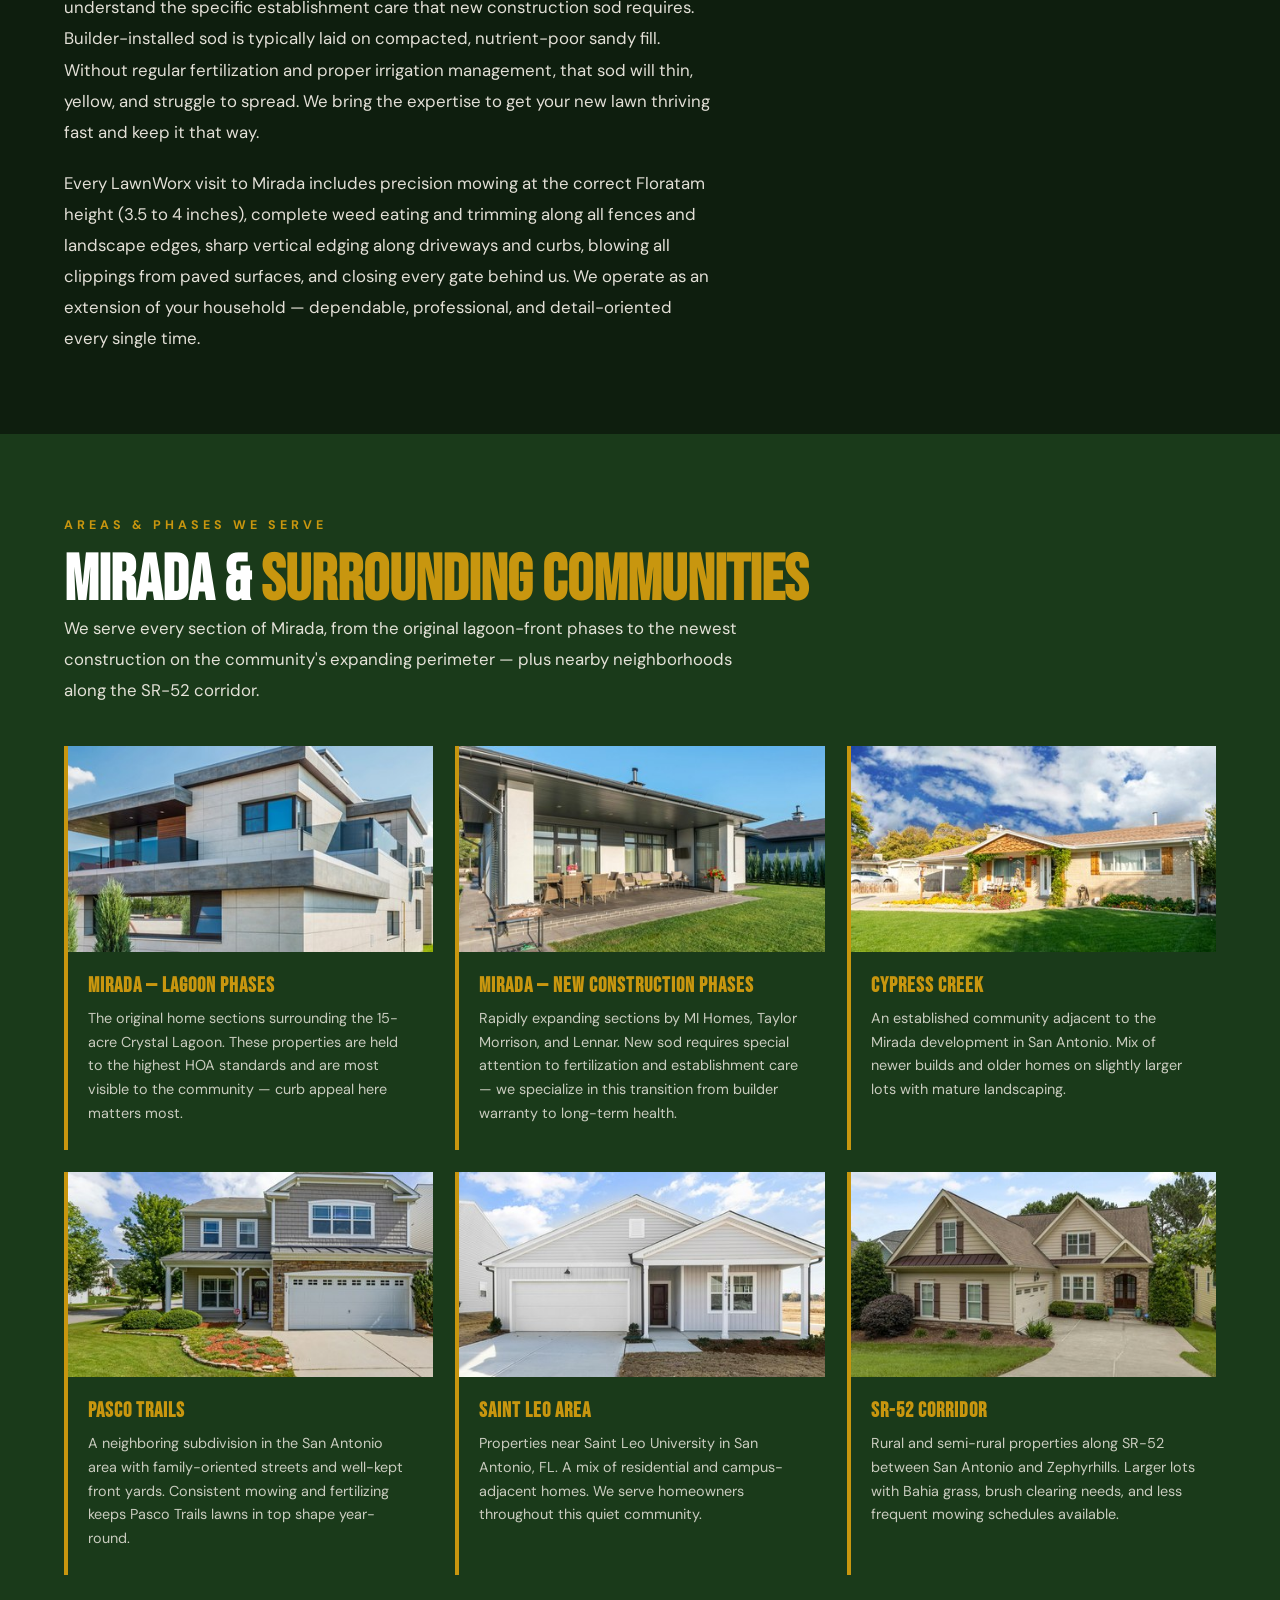
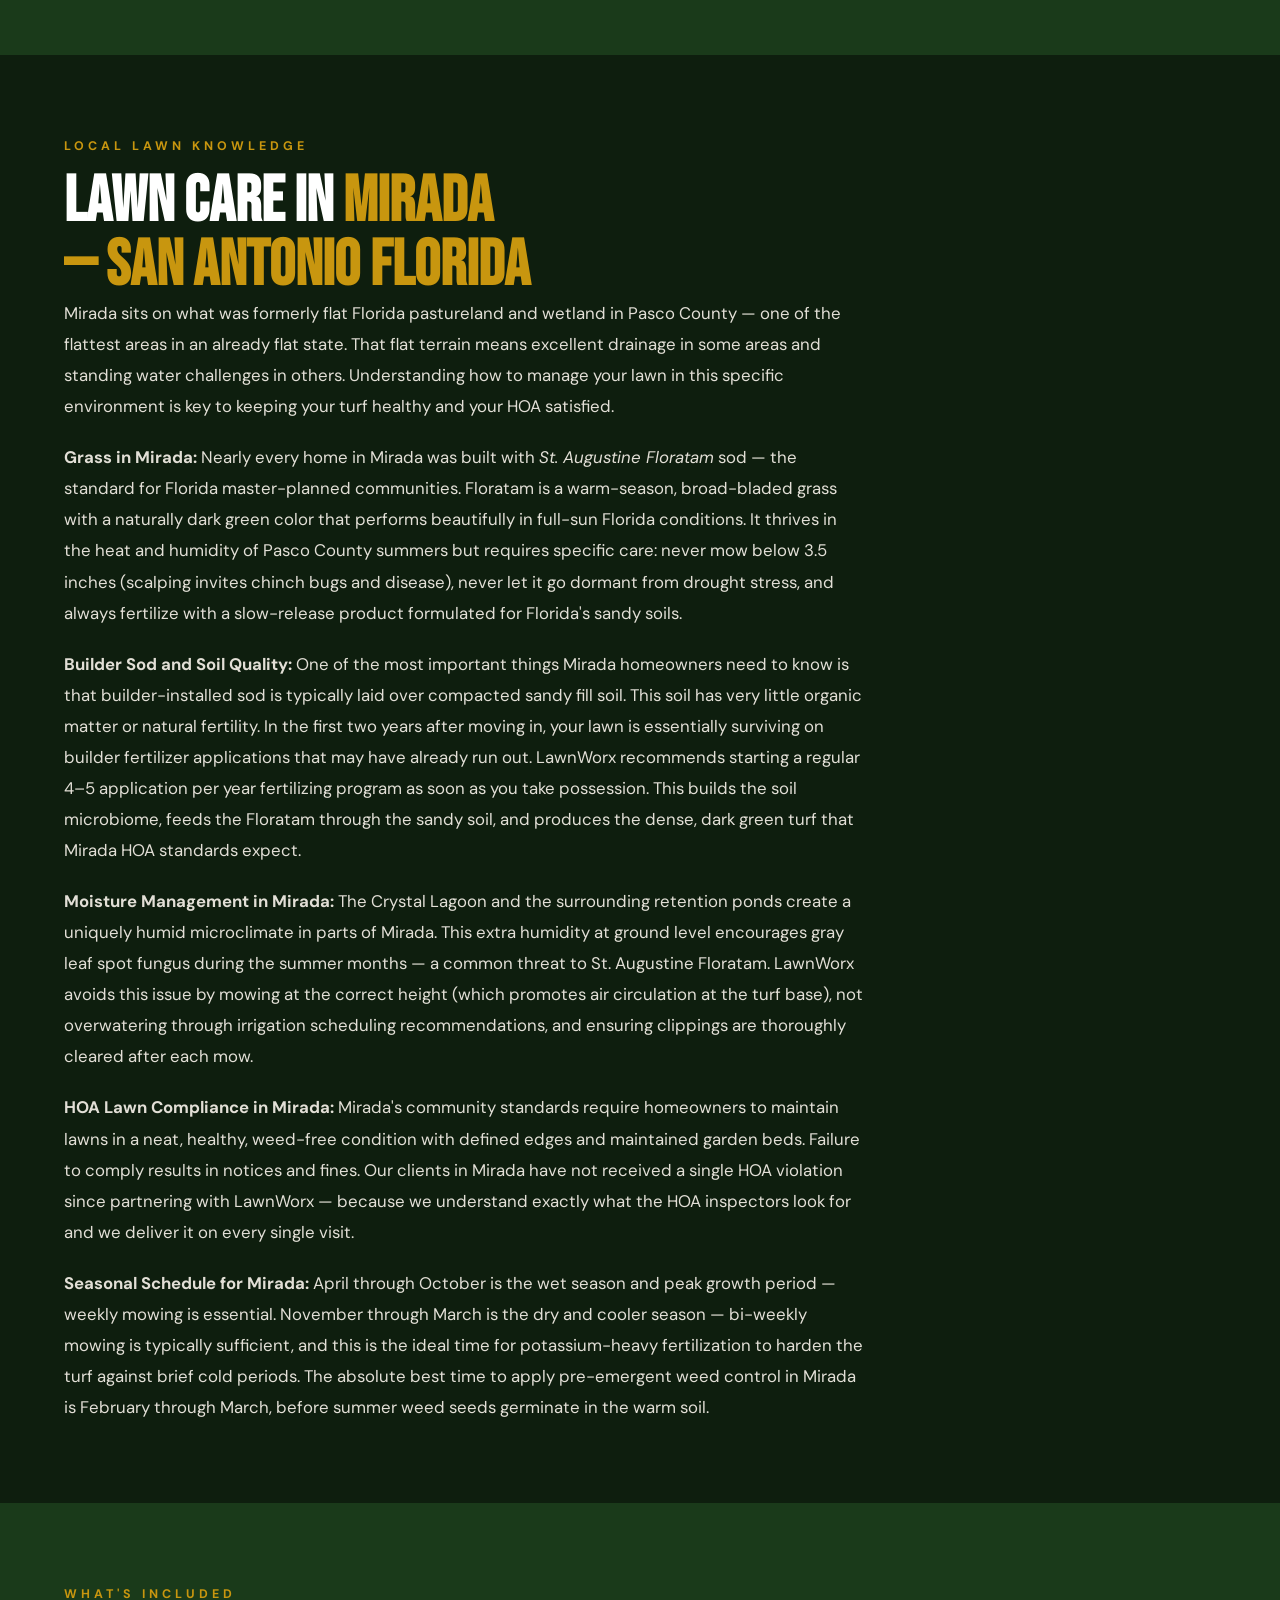
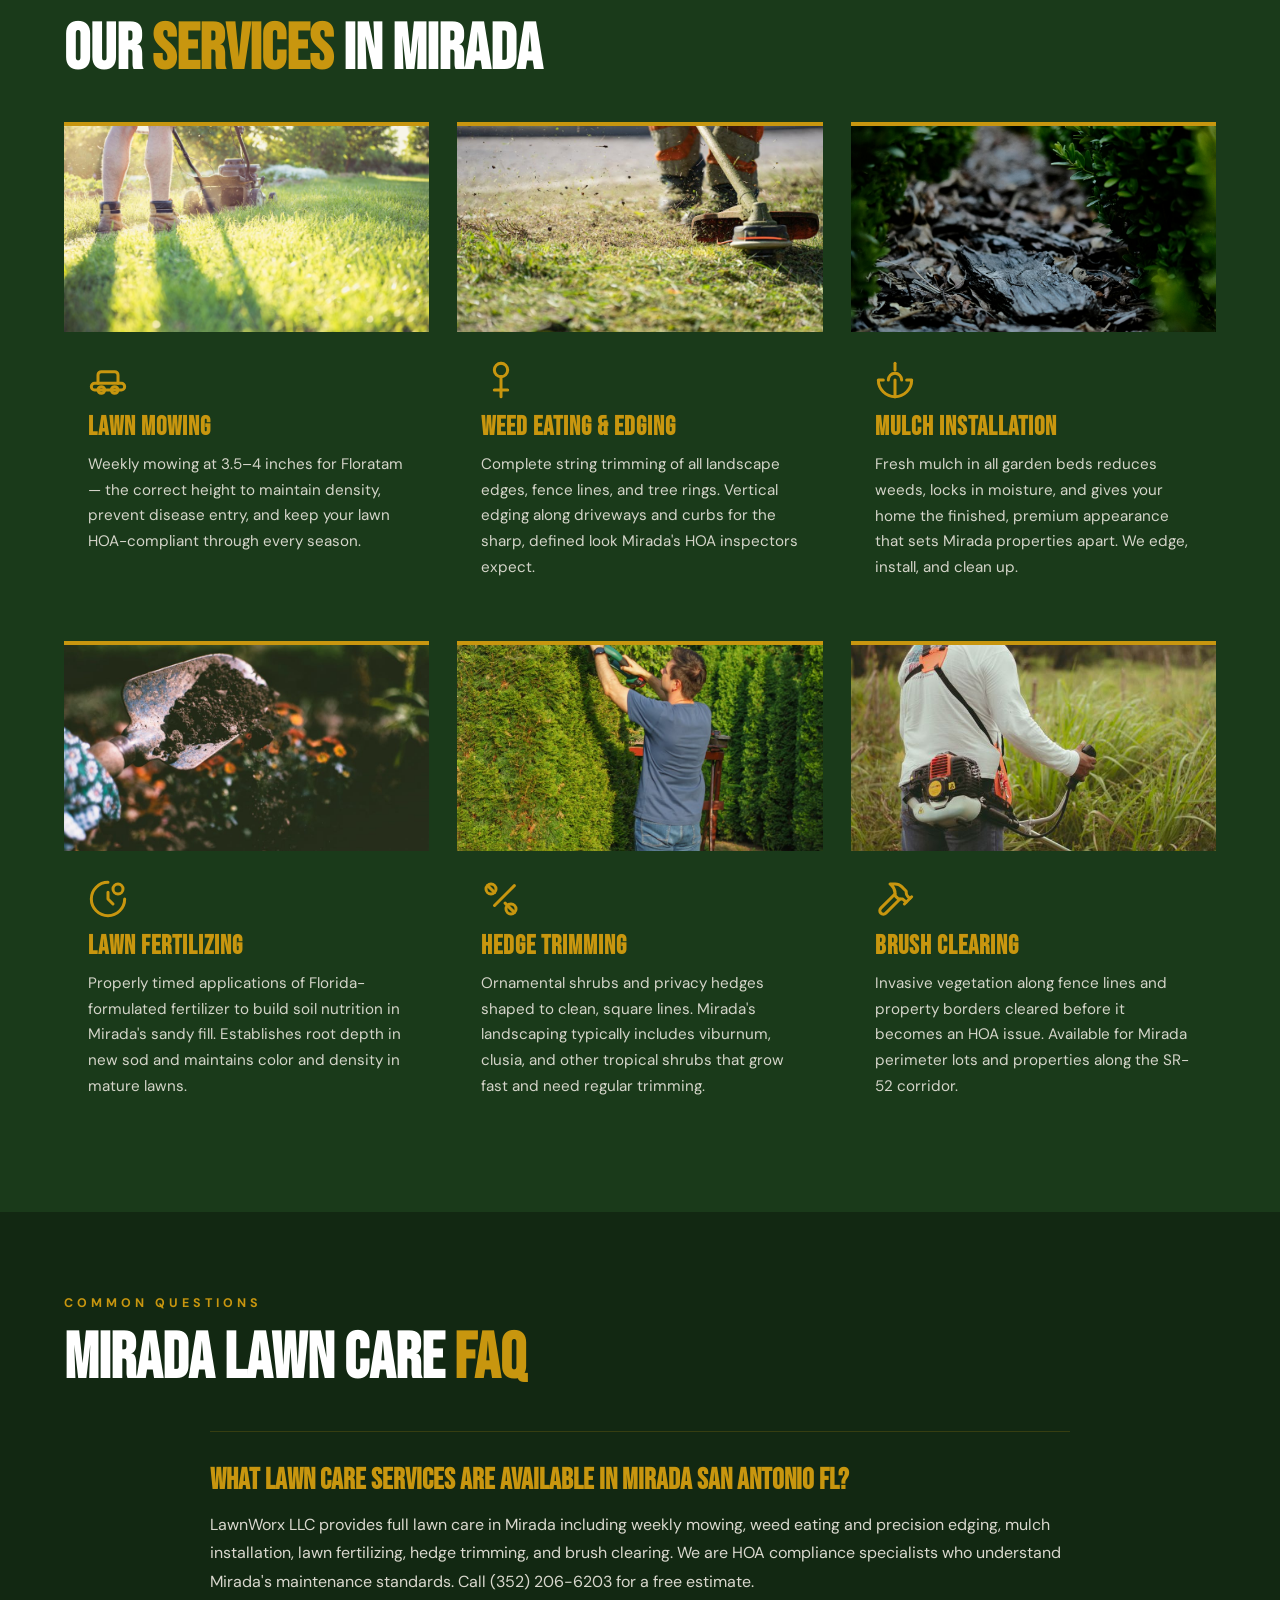
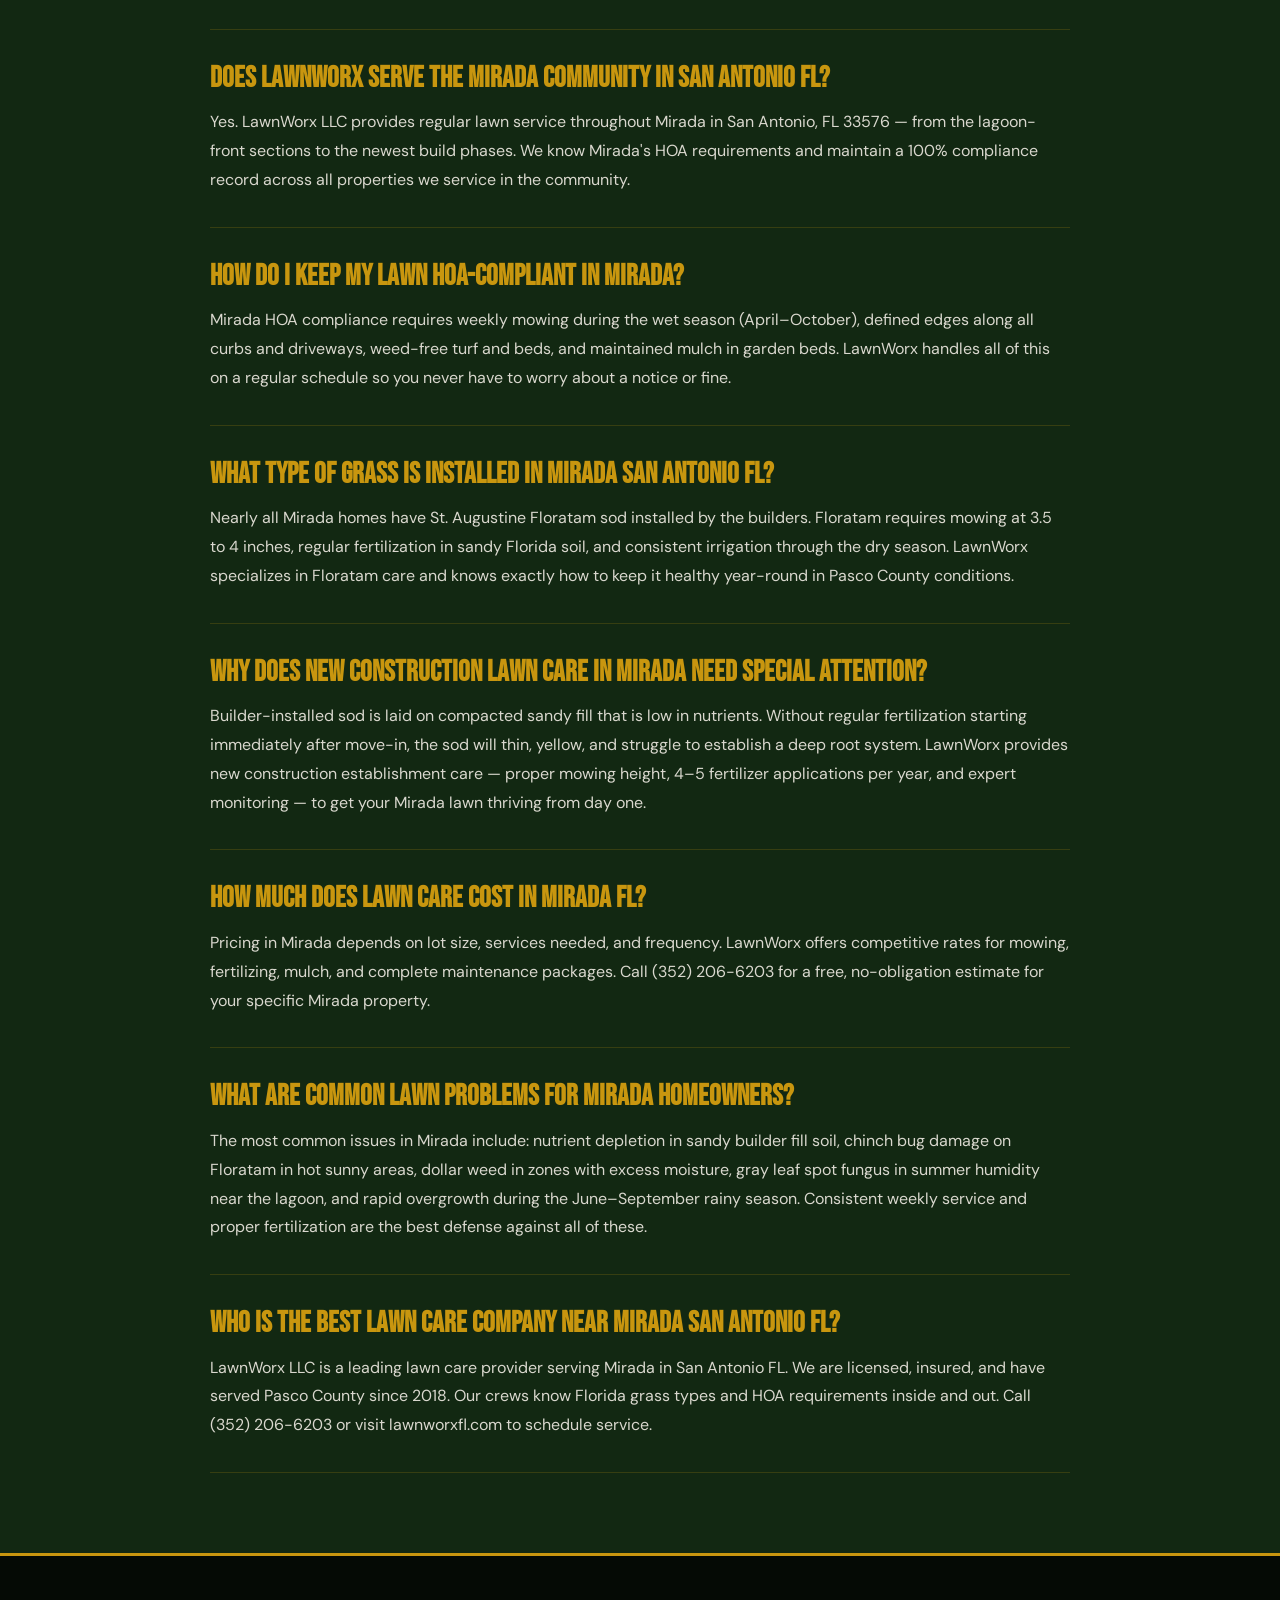
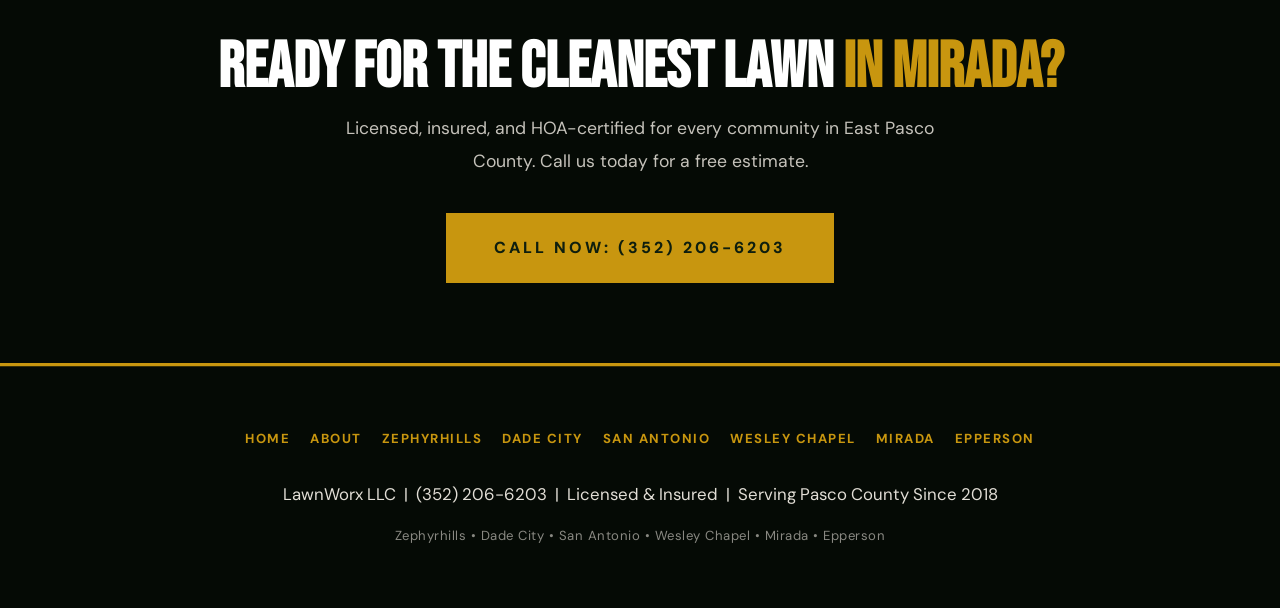
<file: mirada.html>
<!DOCTYPE html>
<html lang="en">
<head>
  <meta charset="UTF-8">
  <meta name="viewport" content="width=device-width, initial-scale=1.0">
  <title>Lawn Care in Mirada | San Antonio FL | LawnWorx LLC</title>
  <meta name="description" content="Professional lawn mowing, weed eating, mulch installation, and fertilizing in Mirada — the Crystal Lagoon master-planned community in San Antonio FL. HOA compliance specialists. LawnWorx LLC — Licensed &amp; Insured.">
  <link rel="canonical" href="https://lawnworxfl.com/mirada">
  <meta property="og:title" content="Lawn Care in Mirada San Antonio FL | LawnWorx LLC">
  <meta property="og:description" content="Full-service lawn care in Mirada's Crystal Lagoon community in San Antonio FL. HOA-compliant mowing, mulch, fertilizing, and edging. Call LawnWorx LLC.">
  <meta property="og:url" content="https://lawnworxfl.com/mirada">
  <meta property="og:type" content="website">
  <link rel="preconnect" href="https://fonts.googleapis.com">
  <link href="https://fonts.googleapis.com/css2?family=Bebas+Neue&family=DM+Sans:wght@300;400;500;700&display=swap" rel="stylesheet">
  <link rel="stylesheet" href="styles.css">

  <script type="application/ld+json">
  {
    "@context": "https://schema.org",
    "@type": "LocalBusiness",
    "name": "LawnWorx LLC",
    "telephone": "(352) 206-6203",
    "url": "https://lawnworxfl.com/mirada",
    "description": "Professional lawn care in Mirada, San Antonio FL 33576. HOA-compliant mowing, weed eating, mulch, fertilizing, and brush clearing for the Crystal Lagoon master-planned community.",
    "areaServed": {
      "@type": "Place",
      "name": "Mirada, San Antonio, FL 33576"
    },
    "address": {
      "@type": "PostalAddress",
      "addressLocality": "San Antonio",
      "addressRegion": "FL",
      "postalCode": "33576",
      "addressCountry": "US"
    },
    "hasOfferCatalog": {
      "@type": "OfferCatalog",
      "name": "Lawn Care Services in Mirada San Antonio FL",
      "itemListElement": [
        {"@type": "Offer", "itemOffered": {"@type": "Service", "name": "Lawn Mowing Mirada San Antonio FL"}},
        {"@type": "Offer", "itemOffered": {"@type": "Service", "name": "Weed Eating & Edging Mirada FL"}},
        {"@type": "Offer", "itemOffered": {"@type": "Service", "name": "Mulch Installation Mirada FL"}},
        {"@type": "Offer", "itemOffered": {"@type": "Service", "name": "Lawn Fertilizing Mirada FL"}},
        {"@type": "Offer", "itemOffered": {"@type": "Service", "name": "Brush Clearing San Antonio FL"}},
        {"@type": "Offer", "itemOffered": {"@type": "Service", "name": "HOA Compliance Lawn Service Mirada FL"}}
      ]
    }
  }
  </script>

  <script type="application/ld+json">
  {
    "@context": "https://schema.org",
    "@type": "BreadcrumbList",
    "itemListElement": [
      {"@type": "ListItem", "position": 1, "name": "Home", "item": "https://lawnworxfl.com/"},
      {"@type": "ListItem", "position": 2, "name": "San Antonio", "item": "https://lawnworxfl.com/san-antonio"},
      {"@type": "ListItem", "position": 3, "name": "Mirada", "item": "https://lawnworxfl.com/mirada"}
    ]
  }
  </script>

  <script type="application/ld+json">
  {
    "@context": "https://schema.org",
    "@type": "FAQPage",
    "mainEntity": [
      {
        "@type": "Question",
        "name": "What lawn care services are available in Mirada San Antonio FL?",
        "acceptedAnswer": {"@type": "Answer", "text": "LawnWorx LLC provides full lawn care services in Mirada, including weekly and bi-weekly mowing, weed eating and precision edging, mulch installation, lawn fertilizing, hedge trimming, and brush clearing. We are HOA compliance specialists familiar with Mirada's community maintenance standards. Call (352) 206-6203 for a free estimate."}
      },
      {
        "@type": "Question",
        "name": "Does LawnWorx serve the Mirada community in San Antonio FL?",
        "acceptedAnswer": {"@type": "Answer", "text": "Yes. LawnWorx LLC provides regular lawn care service throughout the Mirada master-planned community in San Antonio, FL 33576. We serve both Mirada's established sections and newer phases, and we are familiar with the HOA's lawn maintenance requirements including mowing heights, edging standards, and bed maintenance expectations."}
      },
      {
        "@type": "Question",
        "name": "How do I keep my lawn HOA-compliant in Mirada?",
        "acceptedAnswer": {"@type": "Answer", "text": "To stay HOA-compliant in Mirada, your lawn must be mowed on a consistent schedule (typically weekly during the wet season, bi-weekly in winter), kept free of weeds in turf and beds, have defined edges along driveways and curbs, and have garden beds maintained with fresh mulch. LawnWorx handles all of these requirements for Mirada homeowners — we have a 100% HOA compliance record across all client properties we service."}
      },
      {
        "@type": "Question",
        "name": "What type of grass is installed in Mirada San Antonio FL?",
        "acceptedAnswer": {"@type": "Answer", "text": "Almost all homes in Mirada have St. Augustine Floratam sod installed by the builders (MI Homes, Lennar, Taylor Morrison, Park Square Homes). Floratam is a broad-bladed, dark green warm-season grass that thrives in Pasco County's flat, humid subtropical climate. It requires mowing at 3.5 to 4 inches, regular fertilization in sandy Florida soil, and consistent irrigation during the dry season."}
      },
      {
        "@type": "Question",
        "name": "Why does new construction lawn care in Mirada require special attention?",
        "acceptedAnswer": {"@type": "Answer", "text": "New construction sod in Mirada is installed on compacted sandy fill soil that is low in nutrients and organic matter. Newly laid St. Augustine Floratam needs regular fertilization every 6–8 weeks during establishment to develop a deep root system, consistent mowing to encourage lateral spreading, and careful irrigation management to prevent both underwatering and fungal disease. LawnWorx specializes in new construction lawn establishment for Mirada homeowners."}
      },
      {
        "@type": "Question",
        "name": "How much does lawn care cost in Mirada FL?",
        "acceptedAnswer": {"@type": "Answer", "text": "Lawn care pricing in Mirada depends on your lot size, the services you need, and the frequency of service. LawnWorx LLC offers competitive pricing for weekly mowing, mulch, fertilizing, and complete maintenance packages. Call (352) 206-6203 for a free, no-obligation estimate for your Mirada property."}
      },
      {
        "@type": "Question",
        "name": "Who is the best lawn care company near Mirada San Antonio FL?",
        "acceptedAnswer": {"@type": "Answer", "text": "LawnWorx LLC is a leading lawn care provider serving the Mirada community in San Antonio FL. We are licensed, insured, and have been serving Pasco County since 2018. Our crews are familiar with Florida grass types, HOA requirements, and the specific lawn care needs of master-planned communities like Mirada. Call (352) 206-6203 or visit lawnworxfl.com."}
      },
      {
        "@type": "Question",
        "name": "What are common lawn problems for Mirada homeowners?",
        "acceptedAnswer": {"@type": "Answer", "text": "Mirada homeowners commonly deal with: (1) nutrient depletion in sandy builder fill soil requiring regular fertilization; (2) chinch bug damage on St. Augustine Floratam in hot, sunny spots along driveways and sidewalks; (3) dollar weed in areas with poor drainage or excess irrigation; (4) gray leaf spot fungus during humid summer nights; and (5) fast-growth periods in June–September when lawns can become overgrown quickly without weekly service. LawnWorx addresses all of these through consistent scheduled care."}
      }
    ]
  }
  </script>
</head>
<body>

  <nav>
    <a href="index.html" class="nav-logo">LawnWorx LLC</a>
    <ul class="nav-links">
      <li><a href="index.html">Home</a></li>
      <li><a href="about.html">About</a></li>
      <li class="dropdown">
        <button class="dropbtn">Locations &#9660;</button>
        <div class="dropdown-content">
          <a href="zephyrhills.html">Zephyrhills</a>
          <a href="dade-city.html">Dade City</a>
          <a href="san-antonio.html">San Antonio</a>
          <a href="wesley-chapel.html">Wesley Chapel</a>
          <a href="mirada.html">Mirada</a>
          <a href="epperson.html">Epperson</a>
        </div>
      </li>
      
    </ul>
    <button class="hamburger" id="hamburger" aria-label="Open menu" aria-expanded="false">
      <span></span><span></span><span></span>
    </button>
    <div class="nav-mobile" id="navMobile">
      <a href="index.html">Home</a>
      <a href="about.html">About</a>
      <div class="mobile-sub-label">Locations</div>
      <a href="zephyrhills.html" class="sub-link">Zephyrhills</a>
      <a href="dade-city.html" class="sub-link">Dade City</a>
      <a href="san-antonio.html" class="sub-link">San Antonio</a>
      <a href="wesley-chapel.html" class="sub-link">Wesley Chapel</a>
      <a href="mirada.html" class="sub-link">Mirada</a>
      <a href="epperson.html" class="sub-link">Epperson</a>
      
    </div>
  </nav>

  <!-- BREADCRUMB -->
  <div class="breadcrumb">
    <div class="container">
      <a href="index.html">Home</a>
      <span>&rsaquo;</span>
      <a href="san-antonio.html">San Antonio</a>
      <span>&rsaquo;</span>
      <span>Mirada</span>
    </div>
  </div>

  <!-- HERO -->
  <header class="hero" style="background-image: url('images/photos/hero-zero-turn.jpg');">
    <h1>Mirada <span>Lawn Care</span></h1>
    <p class="hero-tagline">San Antonio, FL 33576 &bull; HOA Compliance Specialists</p>
    <a href="tel:3522066203" class="btn-gold hero-cta">Call Now: (352) 206-6203</a>
  </header>

  <!-- REVIEW STRIP -->
  <div class="review-strip">
    <div class="review-track">
      <span class="review-item">"LawnWorx keeps our Mirada lawn looking showroom-ready." — James T. ★★★★★</span>
      <span class="review-item">"Finally found a reliable crew that shows up every week." — Priya M. ★★★★★</span>
      <span class="review-item">"Zero HOA issues since we hired LawnWorx." — Carlos R. ★★★★★</span>
      <span class="review-item">"New build sod has never looked better — great fertilizing." — Dana K. ★★★★★</span>
      <span class="review-item">"LawnWorx keeps our Mirada lawn looking showroom-ready." — James T. ★★★★★</span>
      <span class="review-item">"Finally found a reliable crew that shows up every week." — Priya M. ★★★★★</span>
      <span class="review-item">"Zero HOA issues since we hired LawnWorx." — Carlos R. ★★★★★</span>
      <span class="review-item">"New build sod has never looked better — great fertilizing." — Dana K. ★★★★★</span>
    </div>
  </div>

  <!-- SERVICES SECTION -->
  <section>
    <div class="container">
      <div class="content-grid">
        <div class="text-block">
          <span class="section-label">Mirada — San Antonio, FL 33576</span>
          <h2>HOA-Ready Lawn Care for <span>Mirada</span></h2>
          <p>Mirada is one of Florida's most ambitious master-planned communities — a 2,300-acre development in San Antonio, FL built around a stunning 15-acre Crystal Lagoon, one of the largest man-made lagoons in the Western Hemisphere. With thousands of homes planned across multiple phases and builders like MI Homes, Lennar, Taylor Morrison, and Park Square Homes constructing new properties at a rapid pace, Mirada represents the new face of Pasco County living.</p>
          <p>And with that premium community come high lawn care standards. Mirada's HOA has clear expectations for every home's curb appeal — consistent mowing, clean vertical edging, tidy mulch beds, and properly maintained turf. For new homeowners moving in from out of state, Florida's lawn care schedule can be a surprise: in the summer rainy season from June through September, St. Augustine Floratam grass in San Antonio can grow two to three inches per week. Without a reliable weekly mowing schedule, you will receive HOA notices — and your lawn will look out of place in a neighborhood defined by precision.</p>
          <p>LawnWorx LLC serves Mirada homeowners with professional, consistent lawn care that meets and exceeds HOA standards. Our crews are trained on St. Augustine Floratam — the grass type installed by virtually every Mirada builder — and we understand the specific establishment care that new construction sod requires. Builder-installed sod is typically laid on compacted, nutrient-poor sandy fill. Without regular fertilization and proper irrigation management, that sod will thin, yellow, and struggle to spread. We bring the expertise to get your new lawn thriving fast and keep it that way.</p>
          <p>Every LawnWorx visit to Mirada includes precision mowing at the correct Floratam height (3.5 to 4 inches), complete weed eating and trimming along all fences and landscape edges, sharp vertical edging along driveways and curbs, blowing all clippings from paved surfaces, and closing every gate behind us. We operate as an extension of your household — dependable, professional, and detail-oriented every single time.</p>
        </div>
        <div class="highlight-box">
          <h3>Mirada Services</h3>
          <ul>
            <li><strong>HOA Compliance Service</strong></li>
            <li><strong>Weekly Mowing</strong></li>
            <li><strong>Weed Eating &amp; Precision Edging</strong></li>
            <li><strong>Mulch Installation</strong></li>
            <li><strong>Floratam Fertilizing</strong></li>
            <li><strong>Hedge Trimming</strong></li>
            <li><strong>Brush Clearing</strong></li>
            <li><strong>New Build Sod Care</strong></li>
            <li><strong>Licensed &amp; Insured</strong></li>
          </ul>
        </div>
      </div>
    </div>
  </section>

  <!-- COMMUNITIES SERVED -->
  <section class="bg-moss">
    <div class="container">
      <span class="section-label">Areas &amp; Phases We Serve</span>
      <h2>Mirada &amp; <span>Surrounding Communities</span></h2>
      <p style="max-width:700px;">We serve every section of Mirada, from the original lagoon-front phases to the newest construction on the community's expanding perimeter — plus nearby neighborhoods along the SR-52 corridor.</p>
      <div class="community-cards">
        <div class="community-card">
          <div class="community-card-img">
            <img src="images/photos/neighborhoods/mirada-1.jpg" alt="Mirada lagoon phase homes in San Antonio FL" width="500" height="240" loading="lazy">
          </div>
          <div class="community-card-body">
            <h4>Mirada — Lagoon Phases</h4>
            <p>The original home sections surrounding the 15-acre Crystal Lagoon. These properties are held to the highest HOA standards and are most visible to the community — curb appeal here matters most.</p>
          </div>
        </div>
        <div class="community-card">
          <div class="community-card-img">
            <img src="images/photos/neighborhoods/mirada-2.jpg" alt="Mirada new construction homes in San Antonio FL" width="500" height="240" loading="lazy">
          </div>
          <div class="community-card-body">
            <h4>Mirada — New Construction Phases</h4>
            <p>Rapidly expanding sections by MI Homes, Taylor Morrison, and Lennar. New sod requires special attention to fertilization and establishment care — we specialize in this transition from builder warranty to long-term health.</p>
          </div>
        </div>
        <div class="community-card">
          <div class="community-card-img">
            <img src="images/photos/neighborhoods/mirada-3.jpg" alt="Cypress Creek homes near Mirada in San Antonio FL" width="500" height="240" loading="lazy">
          </div>
          <div class="community-card-body">
            <h4>Cypress Creek</h4>
            <p>An established community adjacent to the Mirada development in San Antonio. Mix of newer builds and older homes on slightly larger lots with mature landscaping.</p>
          </div>
        </div>
        <div class="community-card">
          <div class="community-card-img">
            <img src="images/photos/neighborhoods/mirada-4.jpg" alt="Pasco Trails homes in San Antonio FL" width="500" height="240" loading="lazy">
          </div>
          <div class="community-card-body">
            <h4>Pasco Trails</h4>
            <p>A neighboring subdivision in the San Antonio area with family-oriented streets and well-kept front yards. Consistent mowing and fertilizing keeps Pasco Trails lawns in top shape year-round.</p>
          </div>
        </div>
        <div class="community-card">
          <div class="community-card-img">
            <img src="images/photos/neighborhoods/mirada-5.jpg" alt="Saint Leo area homes in San Antonio FL" width="500" height="240" loading="lazy">
          </div>
          <div class="community-card-body">
            <h4>Saint Leo Area</h4>
            <p>Properties near Saint Leo University in San Antonio, FL. A mix of residential and campus-adjacent homes. We serve homeowners throughout this quiet community.</p>
          </div>
        </div>
        <div class="community-card">
          <div class="community-card-img">
            <img src="images/photos/neighborhoods/mirada-6.jpg" alt="SR-52 corridor properties near San Antonio FL" width="500" height="240" loading="lazy">
          </div>
          <div class="community-card-body">
            <h4>SR-52 Corridor</h4>
            <p>Rural and semi-rural properties along SR-52 between San Antonio and Zephyrhills. Larger lots with Bahia grass, brush clearing needs, and less frequent mowing schedules available.</p>
          </div>
        </div>
      </div>
    </div>
  </section>

  <!-- LAWN GUIDE -->
  <section class="lawn-guide">
    <div class="container">
      <div class="lawn-guide-inner">
        <span class="section-label">Local Lawn Knowledge</span>
        <h2>Lawn Care in <span>Mirada — San Antonio Florida</span></h2>
        <p>Mirada sits on what was formerly flat Florida pastureland and wetland in Pasco County — one of the flattest areas in an already flat state. That flat terrain means excellent drainage in some areas and standing water challenges in others. Understanding how to manage your lawn in this specific environment is key to keeping your turf healthy and your HOA satisfied.</p>
        <p><strong>Grass in Mirada:</strong> Nearly every home in Mirada was built with <em>St. Augustine Floratam</em> sod — the standard for Florida master-planned communities. Floratam is a warm-season, broad-bladed grass with a naturally dark green color that performs beautifully in full-sun Florida conditions. It thrives in the heat and humidity of Pasco County summers but requires specific care: never mow below 3.5 inches (scalping invites chinch bugs and disease), never let it go dormant from drought stress, and always fertilize with a slow-release product formulated for Florida's sandy soils.</p>
        <p><strong>Builder Sod and Soil Quality:</strong> One of the most important things Mirada homeowners need to know is that builder-installed sod is typically laid over compacted sandy fill soil. This soil has very little organic matter or natural fertility. In the first two years after moving in, your lawn is essentially surviving on builder fertilizer applications that may have already run out. LawnWorx recommends starting a regular 4–5 application per year fertilizing program as soon as you take possession. This builds the soil microbiome, feeds the Floratam through the sandy soil, and produces the dense, dark green turf that Mirada HOA standards expect.</p>
        <p><strong>Moisture Management in Mirada:</strong> The Crystal Lagoon and the surrounding retention ponds create a uniquely humid microclimate in parts of Mirada. This extra humidity at ground level encourages gray leaf spot fungus during the summer months — a common threat to St. Augustine Floratam. LawnWorx avoids this issue by mowing at the correct height (which promotes air circulation at the turf base), not overwatering through irrigation scheduling recommendations, and ensuring clippings are thoroughly cleared after each mow.</p>
        <p><strong>HOA Lawn Compliance in Mirada:</strong> Mirada's community standards require homeowners to maintain lawns in a neat, healthy, weed-free condition with defined edges and maintained garden beds. Failure to comply results in notices and fines. Our clients in Mirada have not received a single HOA violation since partnering with LawnWorx — because we understand exactly what the HOA inspectors look for and we deliver it on every single visit.</p>
        <p><strong>Seasonal Schedule for Mirada:</strong> April through October is the wet season and peak growth period — weekly mowing is essential. November through March is the dry and cooler season — bi-weekly mowing is typically sufficient, and this is the ideal time for potassium-heavy fertilization to harden the turf against brief cold periods. The absolute best time to apply pre-emergent weed control in Mirada is February through March, before summer weed seeds germinate in the warm soil.</p>
      </div>
    </div>
  </section>

  <!-- SERVICE DETAIL CARDS -->
  <section class="bg-moss">
    <div class="container">
      <span class="section-label">What's Included</span>
      <h2>Our <span>Services</span> in Mirada</h2>
      <div class="service-cards" style="margin-top:40px;">
        <div class="service-card">
          <div class="service-card-img">
            <img src="images/photos/hero-mowing.jpg" alt="Lawn mowing in Mirada San Antonio FL" width="600" height="340" loading="lazy">
          </div>
          <div class="service-card-body">
            <span class="service-card-icon" aria-hidden="true"><svg xmlns="http://www.w3.org/2000/svg" width="32" height="32" viewBox="0 0 24 24" fill="none" stroke="currentColor" stroke-width="1.8" stroke-linecap="round" stroke-linejoin="round"><rect x="2" y="14" width="20" height="4" rx="2"/><path d="M6 14V9a2 2 0 0 1 2-2h8a2 2 0 0 1 2 2v5"/><circle cx="8" cy="18" r="2"/><circle cx="16" cy="18" r="2"/></svg></span>
            <h3>Lawn Mowing</h3>
            <p>Weekly mowing at 3.5–4 inches for Floratam — the correct height to maintain density, prevent disease entry, and keep your lawn HOA-compliant through every season.</p>
          </div>
        </div>
        <div class="service-card">
          <div class="service-card-img">
            <img src="images/photos/edging.jpg" alt="Weed eating and edging in Mirada FL" width="600" height="340" loading="lazy">
          </div>
          <div class="service-card-body">
            <span class="service-card-icon" aria-hidden="true"><svg xmlns="http://www.w3.org/2000/svg" width="32" height="32" viewBox="0 0 24 24" fill="none" stroke="currentColor" stroke-width="1.8" stroke-linecap="round" stroke-linejoin="round"><path d="M12 2a4 4 0 0 1 0 8"/><path d="M12 2a4 4 0 0 0 0 8"/><path d="M12 10v12"/><path d="M8 18h8"/></svg></span>
            <h3>Weed Eating &amp; Edging</h3>
            <p>Complete string trimming of all landscape edges, fence lines, and tree rings. Vertical edging along driveways and curbs for the sharp, defined look Mirada's HOA inspectors expect.</p>
          </div>
        </div>
        <div class="service-card">
          <div class="service-card-img">
            <img src="images/photos/mulch-detail.jpg" alt="Mulch installation in Mirada FL" width="600" height="340" loading="lazy">
          </div>
          <div class="service-card-body">
            <span class="service-card-icon" aria-hidden="true"><svg xmlns="http://www.w3.org/2000/svg" width="32" height="32" viewBox="0 0 24 24" fill="none" stroke="currentColor" stroke-width="1.8" stroke-linecap="round" stroke-linejoin="round"><path d="M12 22V12"/><path d="M5 12H2a10 10 0 0 0 20 0h-3"/><path d="M8 12a4 4 0 0 1 8 0"/><path d="M12 2v4"/></svg></span>
            <h3>Mulch Installation</h3>
            <p>Fresh mulch in all garden beds reduces weeds, locks in moisture, and gives your home the finished, premium appearance that sets Mirada properties apart. We edge, install, and clean up.</p>
          </div>
        </div>
        <div class="service-card">
          <div class="service-card-img">
            <img src="images/photos/fertilizing.jpg" alt="Lawn fertilizing in Mirada FL" width="600" height="340" loading="lazy">
          </div>
          <div class="service-card-body">
            <span class="service-card-icon" aria-hidden="true"><svg xmlns="http://www.w3.org/2000/svg" width="32" height="32" viewBox="0 0 24 24" fill="none" stroke="currentColor" stroke-width="1.8" stroke-linecap="round" stroke-linejoin="round"><path d="M12 2C6.5 2 2 6.5 2 12s4.5 10 10 10 10-4.5 10-10"/><path d="M12 8v4l3 3"/><circle cx="18" cy="6" r="3"/></svg></span>
            <h3>Lawn Fertilizing</h3>
            <p>Properly timed applications of Florida-formulated fertilizer to build soil nutrition in Mirada's sandy fill. Establishes root depth in new sod and maintains color and density in mature lawns.</p>
          </div>
        </div>
        <div class="service-card">
          <div class="service-card-img">
            <img src="images/photos/hedge-trimming.jpg" alt="Hedge trimming in Mirada FL" width="600" height="340" loading="lazy">
          </div>
          <div class="service-card-body">
            <span class="service-card-icon" aria-hidden="true"><svg xmlns="http://www.w3.org/2000/svg" width="32" height="32" viewBox="0 0 24 24" fill="none" stroke="currentColor" stroke-width="1.8" stroke-linecap="round" stroke-linejoin="round"><circle cx="6" cy="6" r="3"/><circle cx="18" cy="18" r="3"/><path d="M20 4 8.12 15.88"/><path d="M14.47 14.48 20 20"/><path d="M8.12 8.12 4 4"/></svg></span>
            <h3>Hedge Trimming</h3>
            <p>Ornamental shrubs and privacy hedges shaped to clean, square lines. Mirada's landscaping typically includes viburnum, clusia, and other tropical shrubs that grow fast and need regular trimming.</p>
          </div>
        </div>
        <div class="service-card">
          <div class="service-card-img">
            <img src="images/photos/brush-clearing.jpg" alt="Brush clearing in Mirada FL" width="600" height="340" loading="lazy">
          </div>
          <div class="service-card-body">
            <span class="service-card-icon" aria-hidden="true"><svg xmlns="http://www.w3.org/2000/svg" width="32" height="32" viewBox="0 0 24 24" fill="none" stroke="currentColor" stroke-width="1.8" stroke-linecap="round" stroke-linejoin="round"><path d="m15 12-8.5 8.5a2.12 2.12 0 0 1-3-3L12 9"/><path d="M17.64 15 22 10.64"/><path d="m20.91 11.7-1.25-1.25c-.6-.6-.93-1.4-.93-2.25v-.86L16.01 4.6a5.56 5.56 0 0 0-3.94-1.64H9l.92.82A6.18 6.18 0 0 1 12 8.4v1.56l2 2h2.47l2.26 1.91"/></svg></span>
            <h3>Brush Clearing</h3>
            <p>Invasive vegetation along fence lines and property borders cleared before it becomes an HOA issue. Available for Mirada perimeter lots and properties along the SR-52 corridor.</p>
          </div>
        </div>
      </div>
    </div>
  </section>

  <!-- FAQ -->
  <section class="faq-section">
    <div class="container">
      <span class="section-label">Common Questions</span>
      <h2 style="margin-bottom:40px;">Mirada Lawn Care <span>FAQ</span></h2>
      <div class="faq-list">
        <div class="faq-item">
          <h3>What lawn care services are available in Mirada San Antonio FL?</h3>
          <p>LawnWorx LLC provides full lawn care in Mirada including weekly mowing, weed eating and precision edging, mulch installation, lawn fertilizing, hedge trimming, and brush clearing. We are HOA compliance specialists who understand Mirada's maintenance standards. Call (352) 206-6203 for a free estimate.</p>
        </div>
        <div class="faq-item">
          <h3>Does LawnWorx serve the Mirada community in San Antonio FL?</h3>
          <p>Yes. LawnWorx LLC provides regular lawn service throughout Mirada in San Antonio, FL 33576 — from the lagoon-front sections to the newest build phases. We know Mirada's HOA requirements and maintain a 100% compliance record across all properties we service in the community.</p>
        </div>
        <div class="faq-item">
          <h3>How do I keep my lawn HOA-compliant in Mirada?</h3>
          <p>Mirada HOA compliance requires weekly mowing during the wet season (April–October), defined edges along all curbs and driveways, weed-free turf and beds, and maintained mulch in garden beds. LawnWorx handles all of this on a regular schedule so you never have to worry about a notice or fine.</p>
        </div>
        <div class="faq-item">
          <h3>What type of grass is installed in Mirada San Antonio FL?</h3>
          <p>Nearly all Mirada homes have St. Augustine Floratam sod installed by the builders. Floratam requires mowing at 3.5 to 4 inches, regular fertilization in sandy Florida soil, and consistent irrigation through the dry season. LawnWorx specializes in Floratam care and knows exactly how to keep it healthy year-round in Pasco County conditions.</p>
        </div>
        <div class="faq-item">
          <h3>Why does new construction lawn care in Mirada need special attention?</h3>
          <p>Builder-installed sod is laid on compacted sandy fill that is low in nutrients. Without regular fertilization starting immediately after move-in, the sod will thin, yellow, and struggle to establish a deep root system. LawnWorx provides new construction establishment care — proper mowing height, 4–5 fertilizer applications per year, and expert monitoring — to get your Mirada lawn thriving from day one.</p>
        </div>
        <div class="faq-item">
          <h3>How much does lawn care cost in Mirada FL?</h3>
          <p>Pricing in Mirada depends on lot size, services needed, and frequency. LawnWorx offers competitive rates for mowing, fertilizing, mulch, and complete maintenance packages. Call (352) 206-6203 for a free, no-obligation estimate for your specific Mirada property.</p>
        </div>
        <div class="faq-item">
          <h3>What are common lawn problems for Mirada homeowners?</h3>
          <p>The most common issues in Mirada include: nutrient depletion in sandy builder fill soil, chinch bug damage on Floratam in hot sunny areas, dollar weed in zones with excess moisture, gray leaf spot fungus in summer humidity near the lagoon, and rapid overgrowth during the June–September rainy season. Consistent weekly service and proper fertilization are the best defense against all of these.</p>
        </div>
        <div class="faq-item">
          <h3>Who is the best lawn care company near Mirada San Antonio FL?</h3>
          <p>LawnWorx LLC is a leading lawn care provider serving Mirada in San Antonio FL. We are licensed, insured, and have served Pasco County since 2018. Our crews know Florida grass types and HOA requirements inside and out. Call (352) 206-6203 or visit lawnworxfl.com to schedule service.</p>
        </div>
      </div>
    </div>
  </section>

  <!-- CTA BANNER -->
  <div class="cta-banner">
    <div class="container">
      <h2>Ready for the Cleanest Lawn <span>in Mirada?</span></h2>
      <p>Licensed, insured, and HOA-certified for every community in East Pasco County. Call us today for a free estimate.</p>
      <a href="tel:3522066203" class="btn-gold-lg">Call Now: (352) 206-6203</a>
    </div>
  </div>

  <!-- FOOTER -->
  <footer>
    <div class="footer-nav">
      <a href="index.html">Home</a>
      <a href="about.html">About</a>
      <a href="zephyrhills.html">Zephyrhills</a>
      <a href="dade-city.html">Dade City</a>
      <a href="san-antonio.html">San Antonio</a>
      <a href="wesley-chapel.html">Wesley Chapel</a>
      <a href="mirada.html">Mirada</a>
      <a href="epperson.html">Epperson</a>
      
    </div>
    <p>LawnWorx LLC &nbsp;|&nbsp; (352) 206-6203 &nbsp;|&nbsp; Licensed &amp; Insured &nbsp;|&nbsp; Serving Pasco County Since 2018</p>
    <p class="footer-service-areas">Zephyrhills &bull; Dade City &bull; San Antonio &bull; Wesley Chapel &bull; Mirada &bull; Epperson</p>
  </footer>

  <script src="main.js"></script>
</body>
</html>
</file>
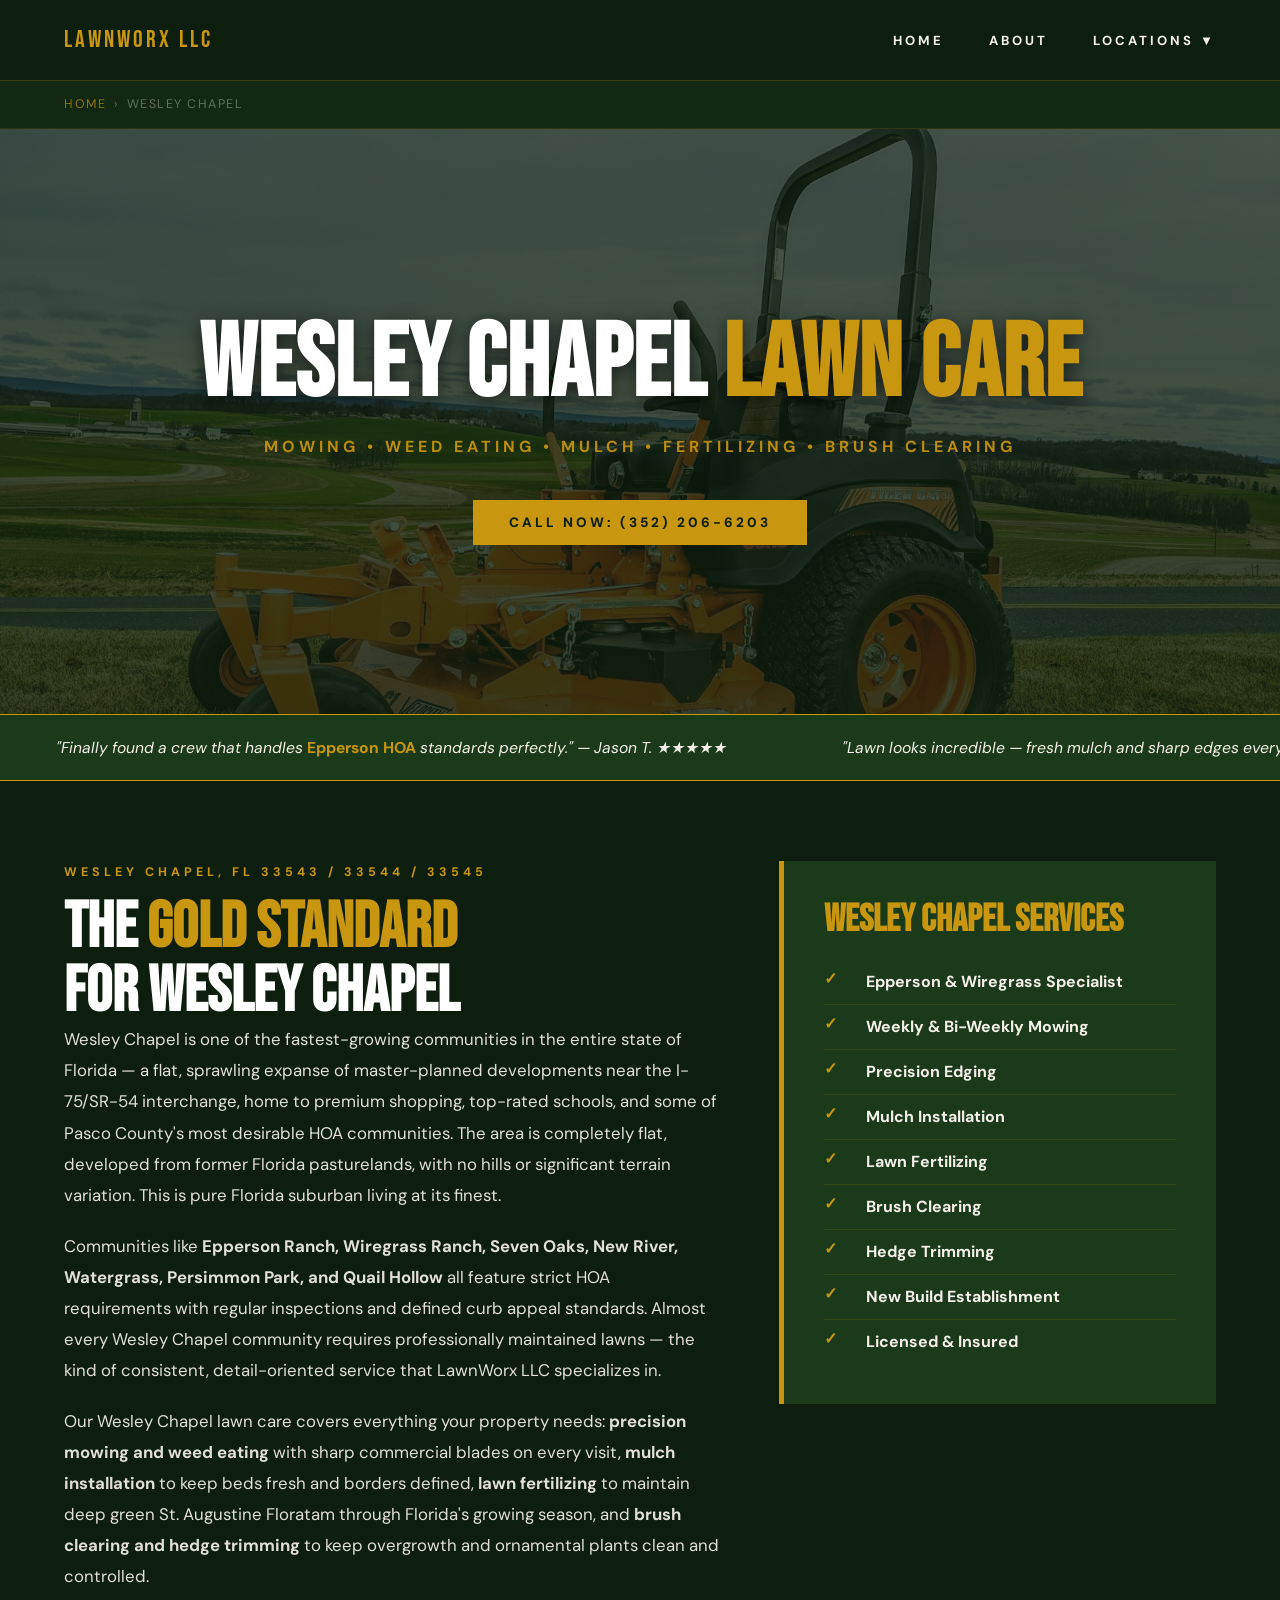
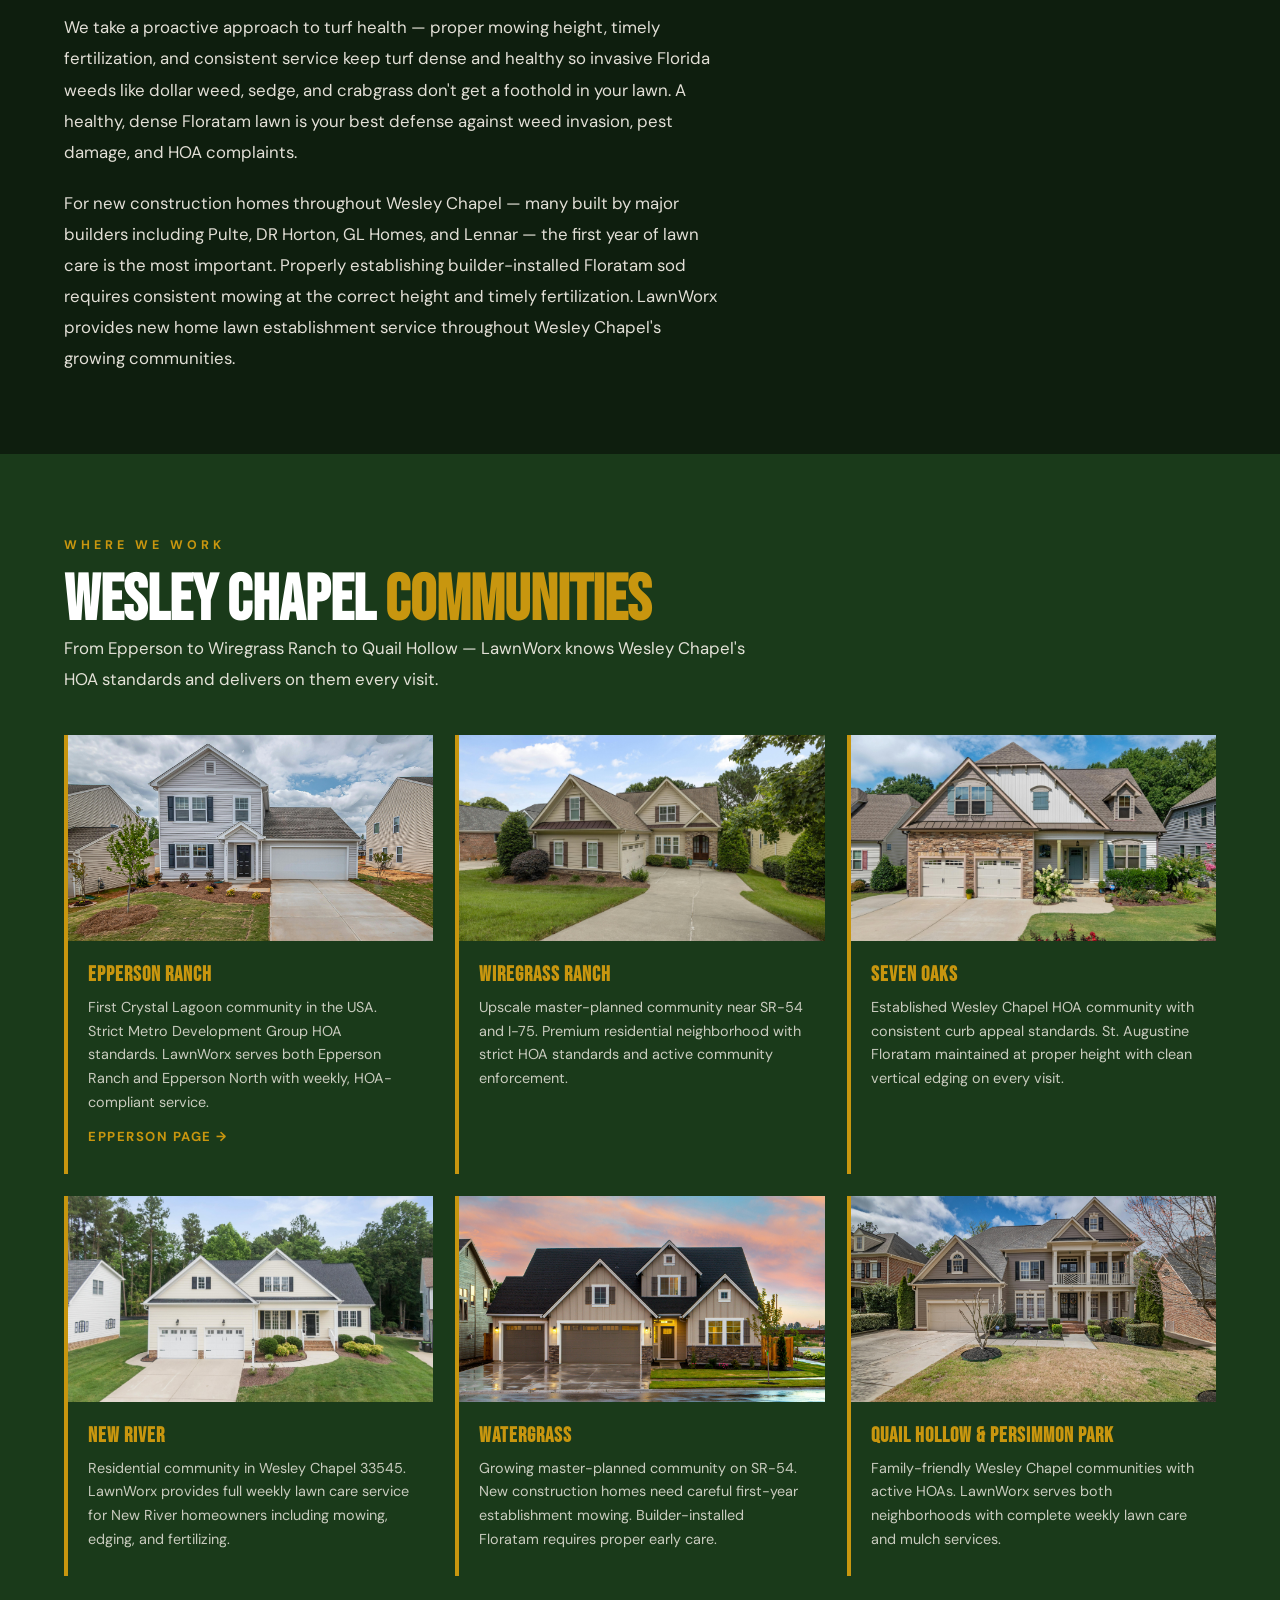
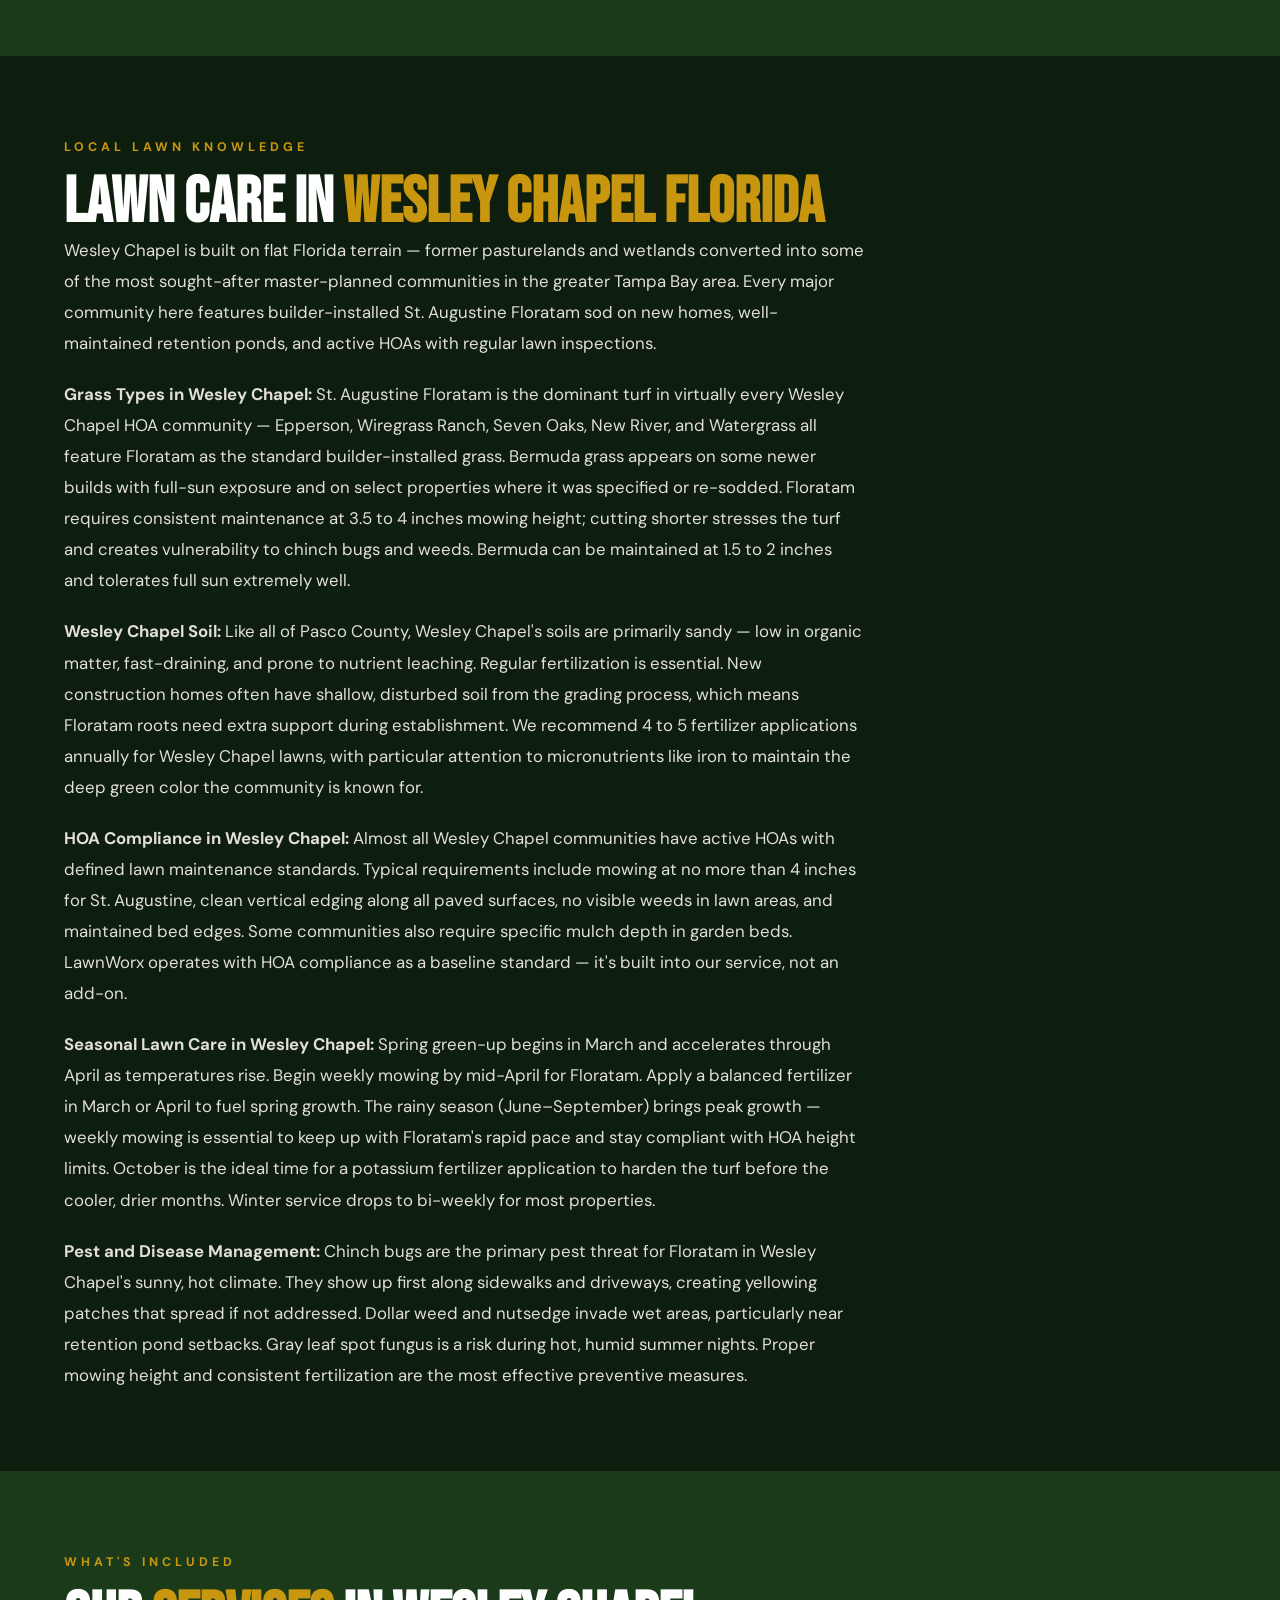
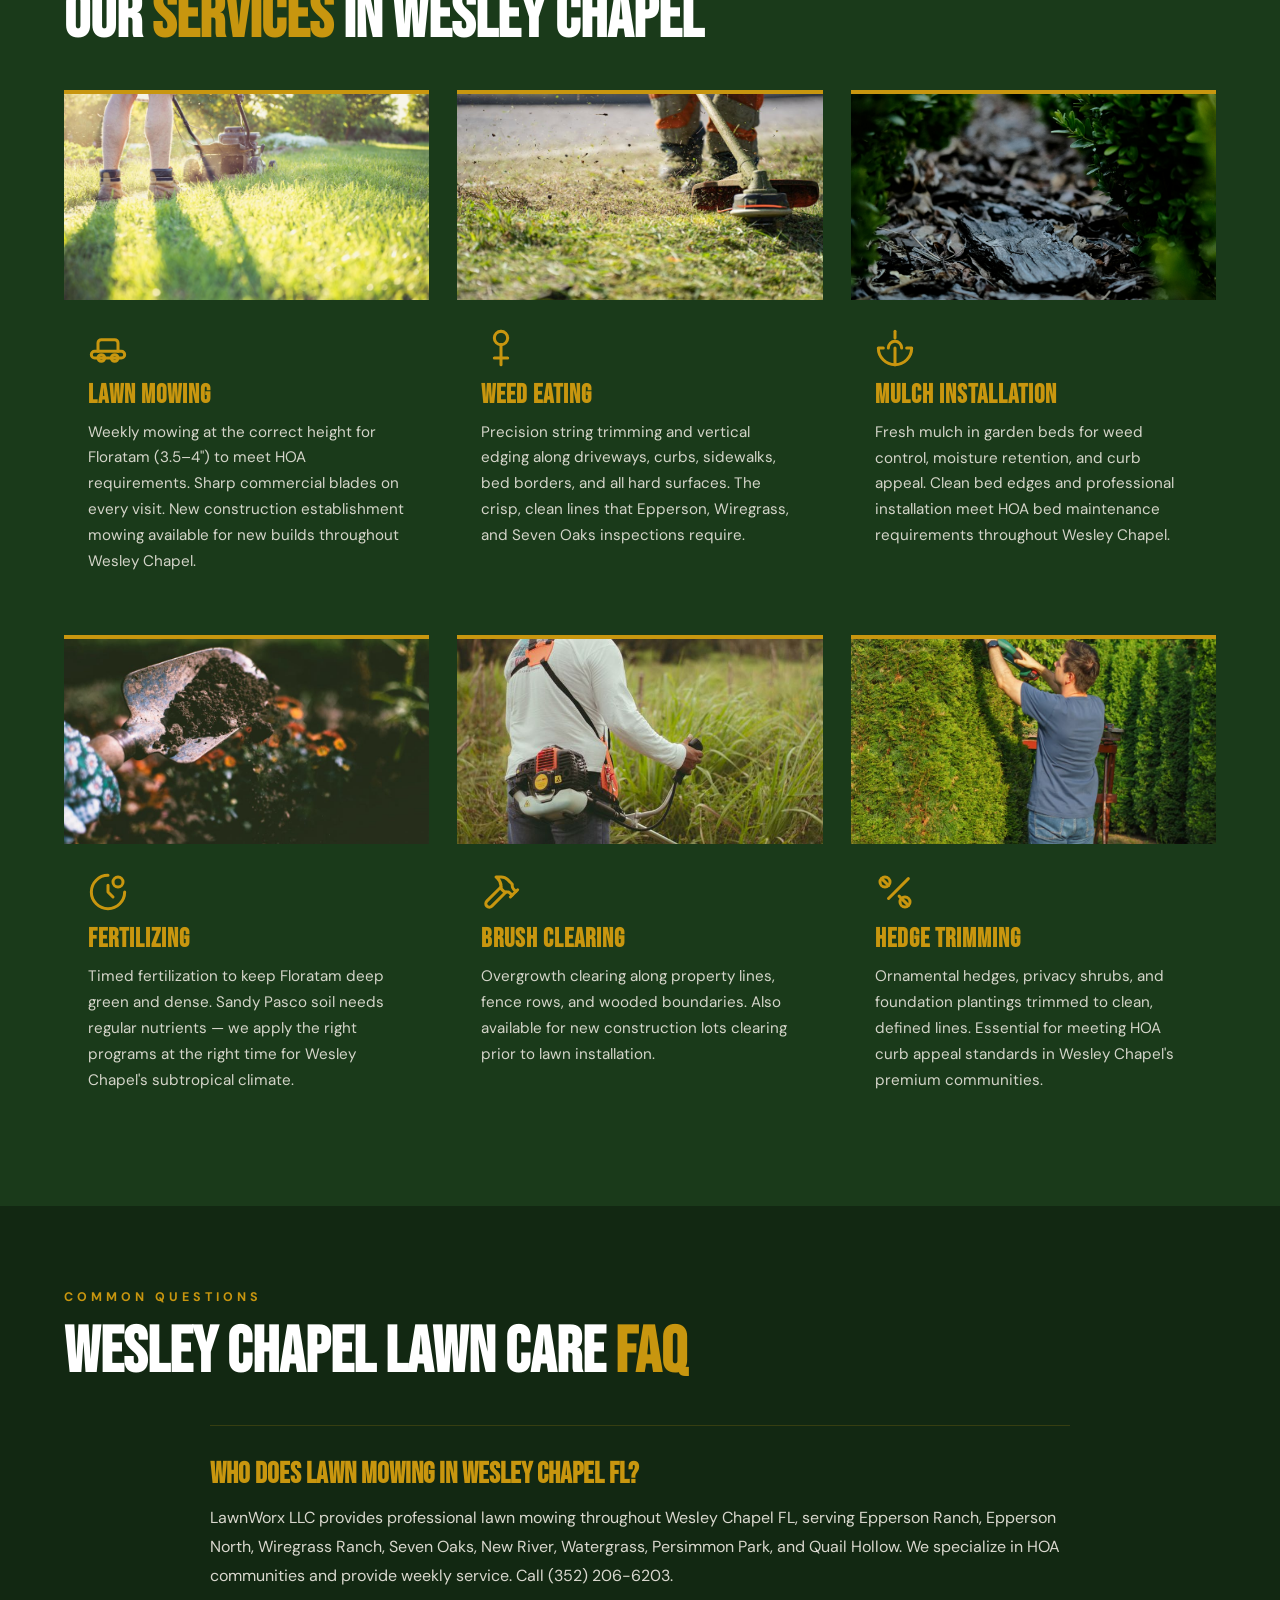
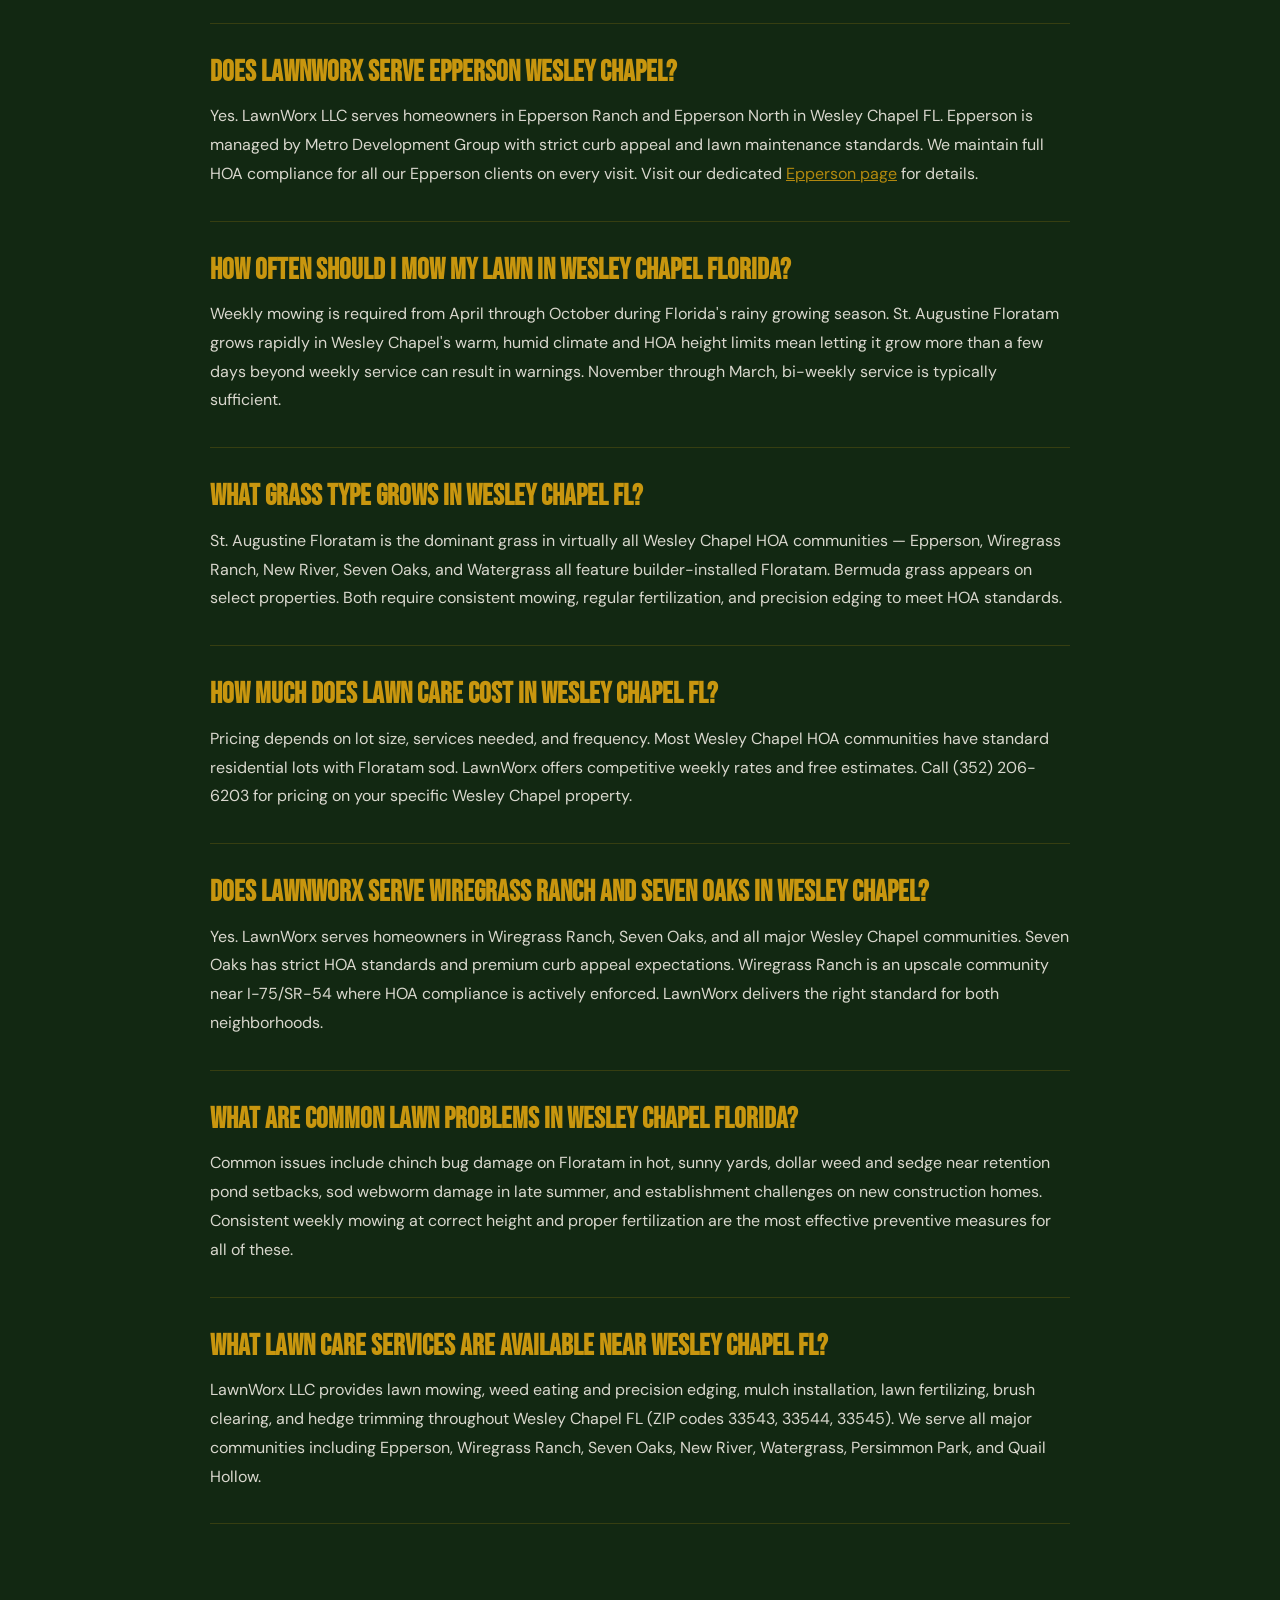
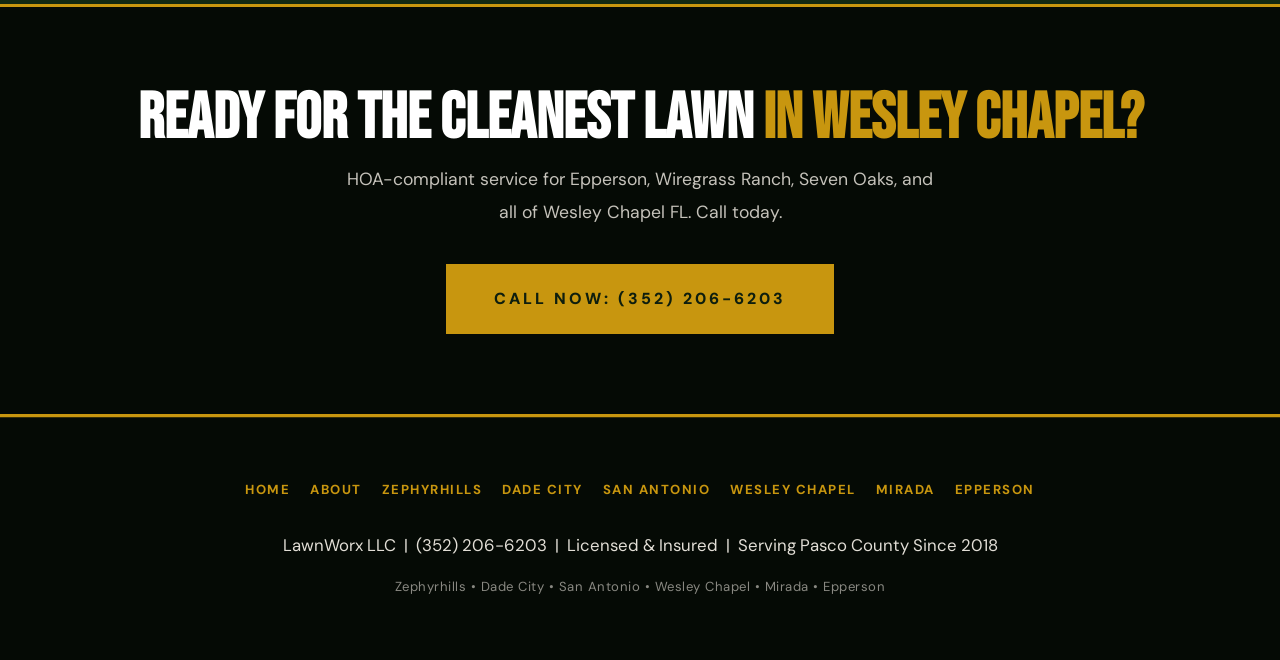
<file: wesley-chapel.html>
<!DOCTYPE html>
<html lang="en">
<head>
  <meta charset="UTF-8">
  <meta name="viewport" content="width=device-width, initial-scale=1.0">
  <title>Lawn Care Wesley Chapel FL | Mowing, Mulch &amp; Fertilizing | LawnWorx LLC</title>
  <meta name="description" content="Professional lawn mowing, weed eating, mulch installation, fertilizing, and brush clearing in Wesley Chapel FL. Serving Epperson, Wiregrass Ranch, Seven Oaks, New River, and Watergrass. LawnWorx LLC.">
  <link rel="canonical" href="https://lawnworxfl.com/wesley-chapel">
  <meta property="og:title" content="Lawn Care Wesley Chapel FL | LawnWorx LLC">
  <meta property="og:description" content="Weekly mowing, mulch, fertilizing, and HOA compliance lawn care in Wesley Chapel FL. Serving Epperson, Wiregrass Ranch, Seven Oaks, New River, and Watergrass.">
  <meta property="og:url" content="https://lawnworxfl.com/wesley-chapel">
  <meta property="og:type" content="website">
  <link rel="preconnect" href="https://fonts.googleapis.com">
  <link href="https://fonts.googleapis.com/css2?family=Bebas+Neue&family=DM+Sans:wght@300;400;500;700&display=swap" rel="stylesheet">
  <link rel="stylesheet" href="styles.css">
  <script type="application/ld+json">
  {
    "@context": "https://schema.org",
    "@type": "LocalBusiness",
    "name": "LawnWorx LLC",
    "telephone": "(352) 206-6203",
    "url": "https://lawnworxfl.com/wesley-chapel",
    "description": "Professional lawn care in Wesley Chapel, FL. Mowing, weed eating, mulch, fertilizing, and HOA compliance for Epperson, Wiregrass Ranch, Seven Oaks, New River, and Watergrass.",
    "areaServed": {
      "@type": "City",
      "name": "Wesley Chapel",
      "containedInPlace": {"@type": "State", "name": "Florida"}
    },
    "address": {
      "@type": "PostalAddress",
      "addressLocality": "Wesley Chapel",
      "addressRegion": "FL",
      "postalCode": "33543",
      "addressCountry": "US"
    },
    "hasOfferCatalog": {
      "@type": "OfferCatalog",
      "name": "Lawn Care Services in Wesley Chapel FL",
      "itemListElement": [
        {"@type": "Offer", "itemOffered": {"@type": "Service", "name": "Lawn Mowing Wesley Chapel FL"}},
        {"@type": "Offer", "itemOffered": {"@type": "Service", "name": "Weed Eating Wesley Chapel FL"}},
        {"@type": "Offer", "itemOffered": {"@type": "Service", "name": "Mulch Installation Wesley Chapel FL"}},
        {"@type": "Offer", "itemOffered": {"@type": "Service", "name": "Lawn Fertilizing Wesley Chapel FL"}},
        {"@type": "Offer", "itemOffered": {"@type": "Service", "name": "Brush Clearing Wesley Chapel FL"}},
        {"@type": "Offer", "itemOffered": {"@type": "Service", "name": "Hedge Trimming Wesley Chapel FL"}}
      ]
    }
  }
  </script>
  <script type="application/ld+json">
  {
    "@context": "https://schema.org",
    "@type": "BreadcrumbList",
    "itemListElement": [
      {"@type": "ListItem", "position": 1, "name": "Home", "item": "https://lawnworxfl.com/"},
      {"@type": "ListItem", "position": 2, "name": "Wesley Chapel", "item": "https://lawnworxfl.com/wesley-chapel"}
    ]
  }
  </script>
  <script type="application/ld+json">
  {
    "@context": "https://schema.org",
    "@type": "FAQPage",
    "mainEntity": [
      {
        "@type": "Question",
        "name": "Who does lawn mowing in Wesley Chapel FL?",
        "acceptedAnswer": {"@type": "Answer", "text": "LawnWorx LLC provides professional lawn mowing in Wesley Chapel FL, serving Epperson Ranch, Epperson North, Wiregrass Ranch, New River, Seven Oaks, Watergrass, Persimmon Park, and Quail Hollow. We specialize in HOA communities with strict lawn maintenance standards. Call (352) 206-6203."}
      },
      {
        "@type": "Question",
        "name": "How often should I mow my lawn in Wesley Chapel Florida?",
        "acceptedAnswer": {"@type": "Answer", "text": "In Wesley Chapel FL, weekly mowing is required from April through October during the rainy season. St. Augustine Floratam and Bermuda grass both grow aggressively in the summer heat and humidity. HOA communities like Epperson and Wiregrass Ranch have strict lawn height requirements that make consistent weekly service essential to avoid warnings and fines."}
      },
      {
        "@type": "Question",
        "name": "What grass type grows in Wesley Chapel FL?",
        "acceptedAnswer": {"@type": "Answer", "text": "St. Augustine Floratam is the most common grass in Wesley Chapel, used in virtually all HOA communities including Epperson, Wiregrass Ranch, New River, and Seven Oaks. Bermuda grass appears on some newer builds and properties with full-sun exposure. Both require consistent weekly mowing, proper fertilization, and precision edging to meet Wesley Chapel HOA standards."}
      },
      {
        "@type": "Question",
        "name": "Does LawnWorx serve Epperson Wesley Chapel?",
        "acceptedAnswer": {"@type": "Answer", "text": "Yes. LawnWorx LLC serves homeowners in Epperson Ranch and Epperson North in Wesley Chapel FL. Epperson is managed by Metro Development Group with strict curb appeal and lawn maintenance standards. We maintain full HOA compliance for all our Epperson clients — proper mowing height, clean vertical edging, and tidy beds every visit. See our dedicated Epperson page for more details."}
      },
      {
        "@type": "Question",
        "name": "How much does lawn care cost in Wesley Chapel FL?",
        "acceptedAnswer": {"@type": "Answer", "text": "Pricing in Wesley Chapel depends on lot size, services needed, and frequency. Most Wesley Chapel HOA communities have standard-sized residential lots with Floratam sod. LawnWorx offers competitive weekly rates and free estimates. Call (352) 206-6203 for pricing specific to your Wesley Chapel property."}
      },
      {
        "@type": "Question",
        "name": "What lawn care services are available near Wesley Chapel FL?",
        "acceptedAnswer": {"@type": "Answer", "text": "LawnWorx LLC provides lawn mowing, weed eating and precision edging, mulch installation, lawn fertilizing, brush clearing, and hedge trimming throughout Wesley Chapel FL (ZIP codes 33543, 33544, 33545). We serve Epperson, Wiregrass Ranch, New River, Seven Oaks, Watergrass, Persimmon Park, and Quail Hollow."}
      },
      {
        "@type": "Question",
        "name": "What are common lawn problems in Wesley Chapel Florida?",
        "acceptedAnswer": {"@type": "Answer", "text": "Common lawn problems in Wesley Chapel include chinch bug damage on Floratam in hot, sunny yards, dollar weed and sedge invasion in low-lying or over-irrigated areas, and sod webworm damage in late summer. New construction homes in communities like Epperson and Wiregrass Ranch need careful attention during the lawn establishment phase — improper mowing or fertilization in the first year can set turf back significantly."}
      },
      {
        "@type": "Question",
        "name": "Does LawnWorx serve Wiregrass Ranch and Seven Oaks in Wesley Chapel?",
        "acceptedAnswer": {"@type": "Answer", "text": "Yes. LawnWorx LLC serves homeowners in Wiregrass Ranch, Seven Oaks, and all major Wesley Chapel communities. Seven Oaks has strict HOA standards and consistent upscale curb appeal expectations. Wiregrass Ranch is a premium community near the I-75/SR-54 interchange where HOA compliance is taken seriously. LawnWorx maintains the right standard for both."}
      }
    ]
  }
  </script>
</head>
<body>

  <nav>
    <a href="index.html" class="nav-logo">LawnWorx LLC</a>
    <ul class="nav-links">
      <li><a href="index.html">Home</a></li>
      <li><a href="about.html">About</a></li>
      <li class="dropdown">
        <button class="dropbtn">Locations &#9660;</button>
        <div class="dropdown-content">
          <a href="zephyrhills.html">Zephyrhills</a>
          <a href="dade-city.html">Dade City</a>
          <a href="san-antonio.html">San Antonio</a>
          <a href="wesley-chapel.html">Wesley Chapel</a>
          <a href="mirada.html">Mirada</a>
          <a href="epperson.html">Epperson</a>
        </div>
      </li>
      
    </ul>
    <button class="hamburger" id="hamburger" aria-label="Open menu" aria-expanded="false">
      <span></span><span></span><span></span>
    </button>
    <div class="nav-mobile" id="navMobile">
      <a href="index.html">Home</a>
      <a href="about.html">About</a>
      <div class="mobile-sub-label">Locations</div>
      <a href="zephyrhills.html" class="sub-link">Zephyrhills</a>
      <a href="dade-city.html" class="sub-link">Dade City</a>
      <a href="san-antonio.html" class="sub-link">San Antonio</a>
      <a href="wesley-chapel.html" class="sub-link">Wesley Chapel</a>
      <a href="mirada.html" class="sub-link">Mirada</a>
      <a href="epperson.html" class="sub-link">Epperson</a>
      
    </div>
  </nav>

  <!-- BREADCRUMB -->
  <div class="breadcrumb">
    <div class="container">
      <a href="index.html">Home</a>
      <span>&rsaquo;</span>
      <span>Wesley Chapel</span>
    </div>
  </div>

  <!-- HERO -->
  <header class="hero" style="background-image: url('images/photos/hero-zero-turn.jpg');">
    <h1>Wesley Chapel <span>Lawn Care</span></h1>
    <p class="hero-tagline">Mowing &bull; Weed Eating &bull; Mulch &bull; Fertilizing &bull; Brush Clearing</p>
    <a href="tel:3522066203" class="btn-gold hero-cta">Call Now: (352) 206-6203</a>
  </header>

  <!-- REVIEW STRIP -->
  <div class="review-strip">
    <div class="review-track">
      <span class="review-item">"Finally found a crew that handles <b>Epperson HOA</b> standards perfectly." — Jason T. ★★★★★</span>
      <span class="review-item">"Lawn looks incredible — fresh mulch and sharp edges every time." — Amanda W. ★★★★★</span>
      <span class="review-item">"Best vertical edging in Wesley Chapel, hands down." — Robert M. ★★★★★</span>
      <span class="review-item">"Premium care for our <b>Wiregrass Ranch</b> home. Couldn't be happier." — Sarah V. ★★★★★</span>
      <span class="review-item">"Finally found a crew that handles <b>Epperson HOA</b> standards perfectly." — Jason T. ★★★★★</span>
      <span class="review-item">"Lawn looks incredible — fresh mulch and sharp edges every time." — Amanda W. ★★★★★</span>
      <span class="review-item">"Best vertical edging in Wesley Chapel, hands down." — Robert M. ★★★★★</span>
      <span class="review-item">"Premium care for our <b>Wiregrass Ranch</b> home. Couldn't be happier." — Sarah V. ★★★★★</span>
    </div>
  </div>

  <!-- SERVICES SECTION -->
  <section>
    <div class="container">
      <div class="content-grid">
        <div class="text-block">
          <span class="section-label">Wesley Chapel, FL 33543 / 33544 / 33545</span>
          <h2>The <span>Gold Standard</span> for Wesley Chapel</h2>
          <p>Wesley Chapel is one of the fastest-growing communities in the entire state of Florida — a flat, sprawling expanse of master-planned developments near the I-75/SR-54 interchange, home to premium shopping, top-rated schools, and some of Pasco County's most desirable HOA communities. The area is completely flat, developed from former Florida pasturelands, with no hills or significant terrain variation. This is pure Florida suburban living at its finest.</p>
          <p>Communities like <strong>Epperson Ranch, Wiregrass Ranch, Seven Oaks, New River, Watergrass, Persimmon Park, and Quail Hollow</strong> all feature strict HOA requirements with regular inspections and defined curb appeal standards. Almost every Wesley Chapel community requires professionally maintained lawns — the kind of consistent, detail-oriented service that LawnWorx LLC specializes in.</p>
          <p>Our Wesley Chapel lawn care covers everything your property needs: <strong>precision mowing and weed eating</strong> with sharp commercial blades on every visit, <strong>mulch installation</strong> to keep beds fresh and borders defined, <strong>lawn fertilizing</strong> to maintain deep green St. Augustine Floratam through Florida's growing season, and <strong>brush clearing and hedge trimming</strong> to keep overgrowth and ornamental plants clean and controlled.</p>
          <p>We take a proactive approach to turf health — proper mowing height, timely fertilization, and consistent service keep turf dense and healthy so invasive Florida weeds like dollar weed, sedge, and crabgrass don't get a foothold in your lawn. A healthy, dense Floratam lawn is your best defense against weed invasion, pest damage, and HOA complaints.</p>
          <p>For new construction homes throughout Wesley Chapel — many built by major builders including Pulte, DR Horton, GL Homes, and Lennar — the first year of lawn care is the most important. Properly establishing builder-installed Floratam sod requires consistent mowing at the correct height and timely fertilization. LawnWorx provides new home lawn establishment service throughout Wesley Chapel's growing communities.</p>
        </div>
        <div class="highlight-box">
          <h3>Wesley Chapel Services</h3>
          <ul>
            <li><strong>Epperson &amp; Wiregrass Specialist</strong></li>
            <li><strong>Weekly &amp; Bi-Weekly Mowing</strong></li>
            <li><strong>Precision Edging</strong></li>
            <li><strong>Mulch Installation</strong></li>
            <li><strong>Lawn Fertilizing</strong></li>
            <li><strong>Brush Clearing</strong></li>
            <li><strong>Hedge Trimming</strong></li>
            <li><strong>New Build Establishment</strong></li>
            <li><strong>Licensed &amp; Insured</strong></li>
          </ul>
        </div>
      </div>
    </div>
  </section>

  <!-- COMMUNITIES SERVED -->
  <section class="bg-moss">
    <div class="container">
      <span class="section-label">Where We Work</span>
      <h2>Wesley Chapel <span>Communities</span></h2>
      <p style="max-width:700px;">From Epperson to Wiregrass Ranch to Quail Hollow — LawnWorx knows Wesley Chapel's HOA standards and delivers on them every visit.</p>
      <div class="community-cards">
        <div class="community-card">
          <div class="community-card-img">
            <img src="images/photos/neighborhoods/wc-1.jpg" alt="Epperson Ranch homes in Wesley Chapel FL" width="500" height="240" loading="lazy">
          </div>
          <div class="community-card-body">
            <h4>Epperson Ranch</h4>
            <p>First Crystal Lagoon community in the USA. Strict Metro Development Group HOA standards. LawnWorx serves both Epperson Ranch and Epperson North with weekly, HOA-compliant service.</p>
            <a href="epperson.html" style="color:var(--gold); font-weight:700; font-size:0.82rem; text-decoration:none; text-transform:uppercase; letter-spacing:1.5px; display:inline-block; margin-top:10px;">Epperson Page &rarr;</a>
          </div>
        </div>
        <div class="community-card">
          <div class="community-card-img">
            <img src="images/photos/neighborhoods/wc-2.jpg" alt="Wiregrass Ranch homes in Wesley Chapel FL" width="500" height="240" loading="lazy">
          </div>
          <div class="community-card-body">
            <h4>Wiregrass Ranch</h4>
            <p>Upscale master-planned community near SR-54 and I-75. Premium residential neighborhood with strict HOA standards and active community enforcement.</p>
          </div>
        </div>
        <div class="community-card">
          <div class="community-card-img">
            <img src="images/photos/neighborhoods/wc-3.jpg" alt="Seven Oaks homes in Wesley Chapel FL" width="500" height="240" loading="lazy">
          </div>
          <div class="community-card-body">
            <h4>Seven Oaks</h4>
            <p>Established Wesley Chapel HOA community with consistent curb appeal standards. St. Augustine Floratam maintained at proper height with clean vertical edging on every visit.</p>
          </div>
        </div>
        <div class="community-card">
          <div class="community-card-img">
            <img src="images/photos/neighborhoods/wc-4.jpg" alt="New River homes in Wesley Chapel FL" width="500" height="240" loading="lazy">
          </div>
          <div class="community-card-body">
            <h4>New River</h4>
            <p>Residential community in Wesley Chapel 33545. LawnWorx provides full weekly lawn care service for New River homeowners including mowing, edging, and fertilizing.</p>
          </div>
        </div>
        <div class="community-card">
          <div class="community-card-img">
            <img src="images/photos/neighborhoods/wc-5.jpg" alt="Watergrass homes in Wesley Chapel FL" width="500" height="240" loading="lazy">
          </div>
          <div class="community-card-body">
            <h4>Watergrass</h4>
            <p>Growing master-planned community on SR-54. New construction homes need careful first-year establishment mowing. Builder-installed Floratam requires proper early care.</p>
          </div>
        </div>
        <div class="community-card">
          <div class="community-card-img">
            <img src="images/photos/neighborhoods/wc-6.jpg" alt="Quail Hollow and Persimmon Park homes in Wesley Chapel FL" width="500" height="240" loading="lazy">
          </div>
          <div class="community-card-body">
            <h4>Quail Hollow &amp; Persimmon Park</h4>
            <p>Family-friendly Wesley Chapel communities with active HOAs. LawnWorx serves both neighborhoods with complete weekly lawn care and mulch services.</p>
          </div>
        </div>
      </div>
    </div>
  </section>

  <!-- LAWN GUIDE -->
  <section class="lawn-guide">
    <div class="container">
      <div class="lawn-guide-inner">
        <span class="section-label">Local Lawn Knowledge</span>
        <h2>Lawn Care in <span>Wesley Chapel Florida</span></h2>
        <p>Wesley Chapel is built on flat Florida terrain — former pasturelands and wetlands converted into some of the most sought-after master-planned communities in the greater Tampa Bay area. Every major community here features builder-installed St. Augustine Floratam sod on new homes, well-maintained retention ponds, and active HOAs with regular lawn inspections.</p>
        <p><strong>Grass Types in Wesley Chapel:</strong> St. Augustine Floratam is the dominant turf in virtually every Wesley Chapel HOA community — Epperson, Wiregrass Ranch, Seven Oaks, New River, and Watergrass all feature Floratam as the standard builder-installed grass. Bermuda grass appears on some newer builds with full-sun exposure and on select properties where it was specified or re-sodded. Floratam requires consistent maintenance at 3.5 to 4 inches mowing height; cutting shorter stresses the turf and creates vulnerability to chinch bugs and weeds. Bermuda can be maintained at 1.5 to 2 inches and tolerates full sun extremely well.</p>
        <p><strong>Wesley Chapel Soil:</strong> Like all of Pasco County, Wesley Chapel's soils are primarily sandy — low in organic matter, fast-draining, and prone to nutrient leaching. Regular fertilization is essential. New construction homes often have shallow, disturbed soil from the grading process, which means Floratam roots need extra support during establishment. We recommend 4 to 5 fertilizer applications annually for Wesley Chapel lawns, with particular attention to micronutrients like iron to maintain the deep green color the community is known for.</p>
        <p><strong>HOA Compliance in Wesley Chapel:</strong> Almost all Wesley Chapel communities have active HOAs with defined lawn maintenance standards. Typical requirements include mowing at no more than 4 inches for St. Augustine, clean vertical edging along all paved surfaces, no visible weeds in lawn areas, and maintained bed edges. Some communities also require specific mulch depth in garden beds. LawnWorx operates with HOA compliance as a baseline standard — it's built into our service, not an add-on.</p>
        <p><strong>Seasonal Lawn Care in Wesley Chapel:</strong> Spring green-up begins in March and accelerates through April as temperatures rise. Begin weekly mowing by mid-April for Floratam. Apply a balanced fertilizer in March or April to fuel spring growth. The rainy season (June–September) brings peak growth — weekly mowing is essential to keep up with Floratam's rapid pace and stay compliant with HOA height limits. October is the ideal time for a potassium fertilizer application to harden the turf before the cooler, drier months. Winter service drops to bi-weekly for most properties.</p>
        <p><strong>Pest and Disease Management:</strong> Chinch bugs are the primary pest threat for Floratam in Wesley Chapel's sunny, hot climate. They show up first along sidewalks and driveways, creating yellowing patches that spread if not addressed. Dollar weed and nutsedge invade wet areas, particularly near retention pond setbacks. Gray leaf spot fungus is a risk during hot, humid summer nights. Proper mowing height and consistent fertilization are the most effective preventive measures.</p>
      </div>
    </div>
  </section>

  <!-- SERVICE DETAIL CARDS -->
  <section class="bg-moss">
    <div class="container">
      <span class="section-label">What's Included</span>
      <h2>Our <span>Services</span> in Wesley Chapel</h2>
      <div class="service-cards" style="margin-top:40px;">
        <div class="service-card">
          <div class="service-card-img">
            <img src="images/photos/hero-mowing.jpg" alt="Lawn mowing in Wesley Chapel FL" width="600" height="340" loading="lazy">
          </div>
          <div class="service-card-body">
            <span class="service-card-icon" aria-hidden="true"><svg xmlns="http://www.w3.org/2000/svg" width="32" height="32" viewBox="0 0 24 24" fill="none" stroke="currentColor" stroke-width="1.8" stroke-linecap="round" stroke-linejoin="round"><rect x="2" y="14" width="20" height="4" rx="2"/><path d="M6 14V9a2 2 0 0 1 2-2h8a2 2 0 0 1 2 2v5"/><circle cx="8" cy="18" r="2"/><circle cx="16" cy="18" r="2"/></svg></span>
            <h3>Lawn Mowing</h3>
            <p>Weekly mowing at the correct height for Floratam (3.5–4") to meet HOA requirements. Sharp commercial blades on every visit. New construction establishment mowing available for new builds throughout Wesley Chapel.</p>
          </div>
        </div>
        <div class="service-card">
          <div class="service-card-img">
            <img src="images/photos/edging.jpg" alt="Weed eating and edging in Wesley Chapel FL" width="600" height="340" loading="lazy">
          </div>
          <div class="service-card-body">
            <span class="service-card-icon" aria-hidden="true"><svg xmlns="http://www.w3.org/2000/svg" width="32" height="32" viewBox="0 0 24 24" fill="none" stroke="currentColor" stroke-width="1.8" stroke-linecap="round" stroke-linejoin="round"><path d="M12 2a4 4 0 0 1 0 8"/><path d="M12 2a4 4 0 0 0 0 8"/><path d="M12 10v12"/><path d="M8 18h8"/></svg></span>
            <h3>Weed Eating</h3>
            <p>Precision string trimming and vertical edging along driveways, curbs, sidewalks, bed borders, and all hard surfaces. The crisp, clean lines that Epperson, Wiregrass, and Seven Oaks inspections require.</p>
          </div>
        </div>
        <div class="service-card">
          <div class="service-card-img">
            <img src="images/photos/mulch-detail.jpg" alt="Mulch installation in Wesley Chapel FL" width="600" height="340" loading="lazy">
          </div>
          <div class="service-card-body">
            <span class="service-card-icon" aria-hidden="true"><svg xmlns="http://www.w3.org/2000/svg" width="32" height="32" viewBox="0 0 24 24" fill="none" stroke="currentColor" stroke-width="1.8" stroke-linecap="round" stroke-linejoin="round"><path d="M12 22V12"/><path d="M5 12H2a10 10 0 0 0 20 0h-3"/><path d="M8 12a4 4 0 0 1 8 0"/><path d="M12 2v4"/></svg></span>
            <h3>Mulch Installation</h3>
            <p>Fresh mulch in garden beds for weed control, moisture retention, and curb appeal. Clean bed edges and professional installation meet HOA bed maintenance requirements throughout Wesley Chapel.</p>
          </div>
        </div>
        <div class="service-card">
          <div class="service-card-img">
            <img src="images/photos/fertilizing.jpg" alt="Lawn fertilizing in Wesley Chapel FL" width="600" height="340" loading="lazy">
          </div>
          <div class="service-card-body">
            <span class="service-card-icon" aria-hidden="true"><svg xmlns="http://www.w3.org/2000/svg" width="32" height="32" viewBox="0 0 24 24" fill="none" stroke="currentColor" stroke-width="1.8" stroke-linecap="round" stroke-linejoin="round"><path d="M12 2C6.5 2 2 6.5 2 12s4.5 10 10 10 10-4.5 10-10"/><path d="M12 8v4l3 3"/><circle cx="18" cy="6" r="3"/></svg></span>
            <h3>Fertilizing</h3>
            <p>Timed fertilization to keep Floratam deep green and dense. Sandy Pasco soil needs regular nutrients — we apply the right programs at the right time for Wesley Chapel's subtropical climate.</p>
          </div>
        </div>
        <div class="service-card">
          <div class="service-card-img">
            <img src="images/photos/brush-clearing.jpg" alt="Brush clearing in Wesley Chapel FL" width="600" height="340" loading="lazy">
          </div>
          <div class="service-card-body">
            <span class="service-card-icon" aria-hidden="true"><svg xmlns="http://www.w3.org/2000/svg" width="32" height="32" viewBox="0 0 24 24" fill="none" stroke="currentColor" stroke-width="1.8" stroke-linecap="round" stroke-linejoin="round"><path d="m15 12-8.5 8.5a2.12 2.12 0 0 1-3-3L12 9"/><path d="M17.64 15 22 10.64"/><path d="m20.91 11.7-1.25-1.25c-.6-.6-.93-1.4-.93-2.25v-.86L16.01 4.6a5.56 5.56 0 0 0-3.94-1.64H9l.92.82A6.18 6.18 0 0 1 12 8.4v1.56l2 2h2.47l2.26 1.91"/></svg></span>
            <h3>Brush Clearing</h3>
            <p>Overgrowth clearing along property lines, fence rows, and wooded boundaries. Also available for new construction lots clearing prior to lawn installation.</p>
          </div>
        </div>
        <div class="service-card">
          <div class="service-card-img">
            <img src="images/photos/hedge-trimming.jpg" alt="Hedge trimming in Wesley Chapel FL" width="600" height="340" loading="lazy">
          </div>
          <div class="service-card-body">
            <span class="service-card-icon" aria-hidden="true"><svg xmlns="http://www.w3.org/2000/svg" width="32" height="32" viewBox="0 0 24 24" fill="none" stroke="currentColor" stroke-width="1.8" stroke-linecap="round" stroke-linejoin="round"><circle cx="6" cy="6" r="3"/><circle cx="18" cy="18" r="3"/><path d="M20 4 8.12 15.88"/><path d="M14.47 14.48 20 20"/><path d="M8.12 8.12 4 4"/></svg></span>
            <h3>Hedge Trimming</h3>
            <p>Ornamental hedges, privacy shrubs, and foundation plantings trimmed to clean, defined lines. Essential for meeting HOA curb appeal standards in Wesley Chapel's premium communities.</p>
          </div>
        </div>
      </div>
    </div>
  </section>

  <!-- FAQ -->
  <section class="faq-section">
    <div class="container">
      <span class="section-label">Common Questions</span>
      <h2 style="margin-bottom:40px;">Wesley Chapel Lawn Care <span>FAQ</span></h2>
      <div class="faq-list">
        <div class="faq-item">
          <h3>Who does lawn mowing in Wesley Chapel FL?</h3>
          <p>LawnWorx LLC provides professional lawn mowing throughout Wesley Chapel FL, serving Epperson Ranch, Epperson North, Wiregrass Ranch, Seven Oaks, New River, Watergrass, Persimmon Park, and Quail Hollow. We specialize in HOA communities and provide weekly service. Call (352) 206-6203.</p>
        </div>
        <div class="faq-item">
          <h3>Does LawnWorx serve Epperson Wesley Chapel?</h3>
          <p>Yes. LawnWorx LLC serves homeowners in Epperson Ranch and Epperson North in Wesley Chapel FL. Epperson is managed by Metro Development Group with strict curb appeal and lawn maintenance standards. We maintain full HOA compliance for all our Epperson clients on every visit. Visit our dedicated <a href="epperson.html" style="color:var(--gold);">Epperson page</a> for details.</p>
        </div>
        <div class="faq-item">
          <h3>How often should I mow my lawn in Wesley Chapel Florida?</h3>
          <p>Weekly mowing is required from April through October during Florida's rainy growing season. St. Augustine Floratam grows rapidly in Wesley Chapel's warm, humid climate and HOA height limits mean letting it grow more than a few days beyond weekly service can result in warnings. November through March, bi-weekly service is typically sufficient.</p>
        </div>
        <div class="faq-item">
          <h3>What grass type grows in Wesley Chapel FL?</h3>
          <p>St. Augustine Floratam is the dominant grass in virtually all Wesley Chapel HOA communities — Epperson, Wiregrass Ranch, New River, Seven Oaks, and Watergrass all feature builder-installed Floratam. Bermuda grass appears on select properties. Both require consistent mowing, regular fertilization, and precision edging to meet HOA standards.</p>
        </div>
        <div class="faq-item">
          <h3>How much does lawn care cost in Wesley Chapel FL?</h3>
          <p>Pricing depends on lot size, services needed, and frequency. Most Wesley Chapel HOA communities have standard residential lots with Floratam sod. LawnWorx offers competitive weekly rates and free estimates. Call (352) 206-6203 for pricing on your specific Wesley Chapel property.</p>
        </div>
        <div class="faq-item">
          <h3>Does LawnWorx serve Wiregrass Ranch and Seven Oaks in Wesley Chapel?</h3>
          <p>Yes. LawnWorx serves homeowners in Wiregrass Ranch, Seven Oaks, and all major Wesley Chapel communities. Seven Oaks has strict HOA standards and premium curb appeal expectations. Wiregrass Ranch is an upscale community near I-75/SR-54 where HOA compliance is actively enforced. LawnWorx delivers the right standard for both neighborhoods.</p>
        </div>
        <div class="faq-item">
          <h3>What are common lawn problems in Wesley Chapel Florida?</h3>
          <p>Common issues include chinch bug damage on Floratam in hot, sunny yards, dollar weed and sedge near retention pond setbacks, sod webworm damage in late summer, and establishment challenges on new construction homes. Consistent weekly mowing at correct height and proper fertilization are the most effective preventive measures for all of these.</p>
        </div>
        <div class="faq-item">
          <h3>What lawn care services are available near Wesley Chapel FL?</h3>
          <p>LawnWorx LLC provides lawn mowing, weed eating and precision edging, mulch installation, lawn fertilizing, brush clearing, and hedge trimming throughout Wesley Chapel FL (ZIP codes 33543, 33544, 33545). We serve all major communities including Epperson, Wiregrass Ranch, Seven Oaks, New River, Watergrass, Persimmon Park, and Quail Hollow.</p>
        </div>
      </div>
    </div>
  </section>

  <!-- CTA BANNER -->
  <div class="cta-banner">
    <div class="container">
      <h2>Ready for the Cleanest Lawn <span>in Wesley Chapel?</span></h2>
      <p>HOA-compliant service for Epperson, Wiregrass Ranch, Seven Oaks, and all of Wesley Chapel FL. Call today.</p>
      <a href="tel:3522066203" class="btn-gold-lg">Call Now: (352) 206-6203</a>
    </div>
  </div>

  <!-- FOOTER -->
  <footer>
    <div class="footer-nav">
      <a href="index.html">Home</a>
      <a href="about.html">About</a>
      <a href="zephyrhills.html">Zephyrhills</a>
      <a href="dade-city.html">Dade City</a>
      <a href="san-antonio.html">San Antonio</a>
      <a href="wesley-chapel.html">Wesley Chapel</a>
      <a href="mirada.html">Mirada</a>
      <a href="epperson.html">Epperson</a>
      
    </div>
    <p>LawnWorx LLC &nbsp;|&nbsp; (352) 206-6203 &nbsp;|&nbsp; Licensed &amp; Insured &nbsp;|&nbsp; Serving Pasco County Since 2018</p>
    <p class="footer-service-areas">Zephyrhills &bull; Dade City &bull; San Antonio &bull; Wesley Chapel &bull; Mirada &bull; Epperson</p>
  </footer>

  <script src="main.js"></script>
</body>
</html>
</file>
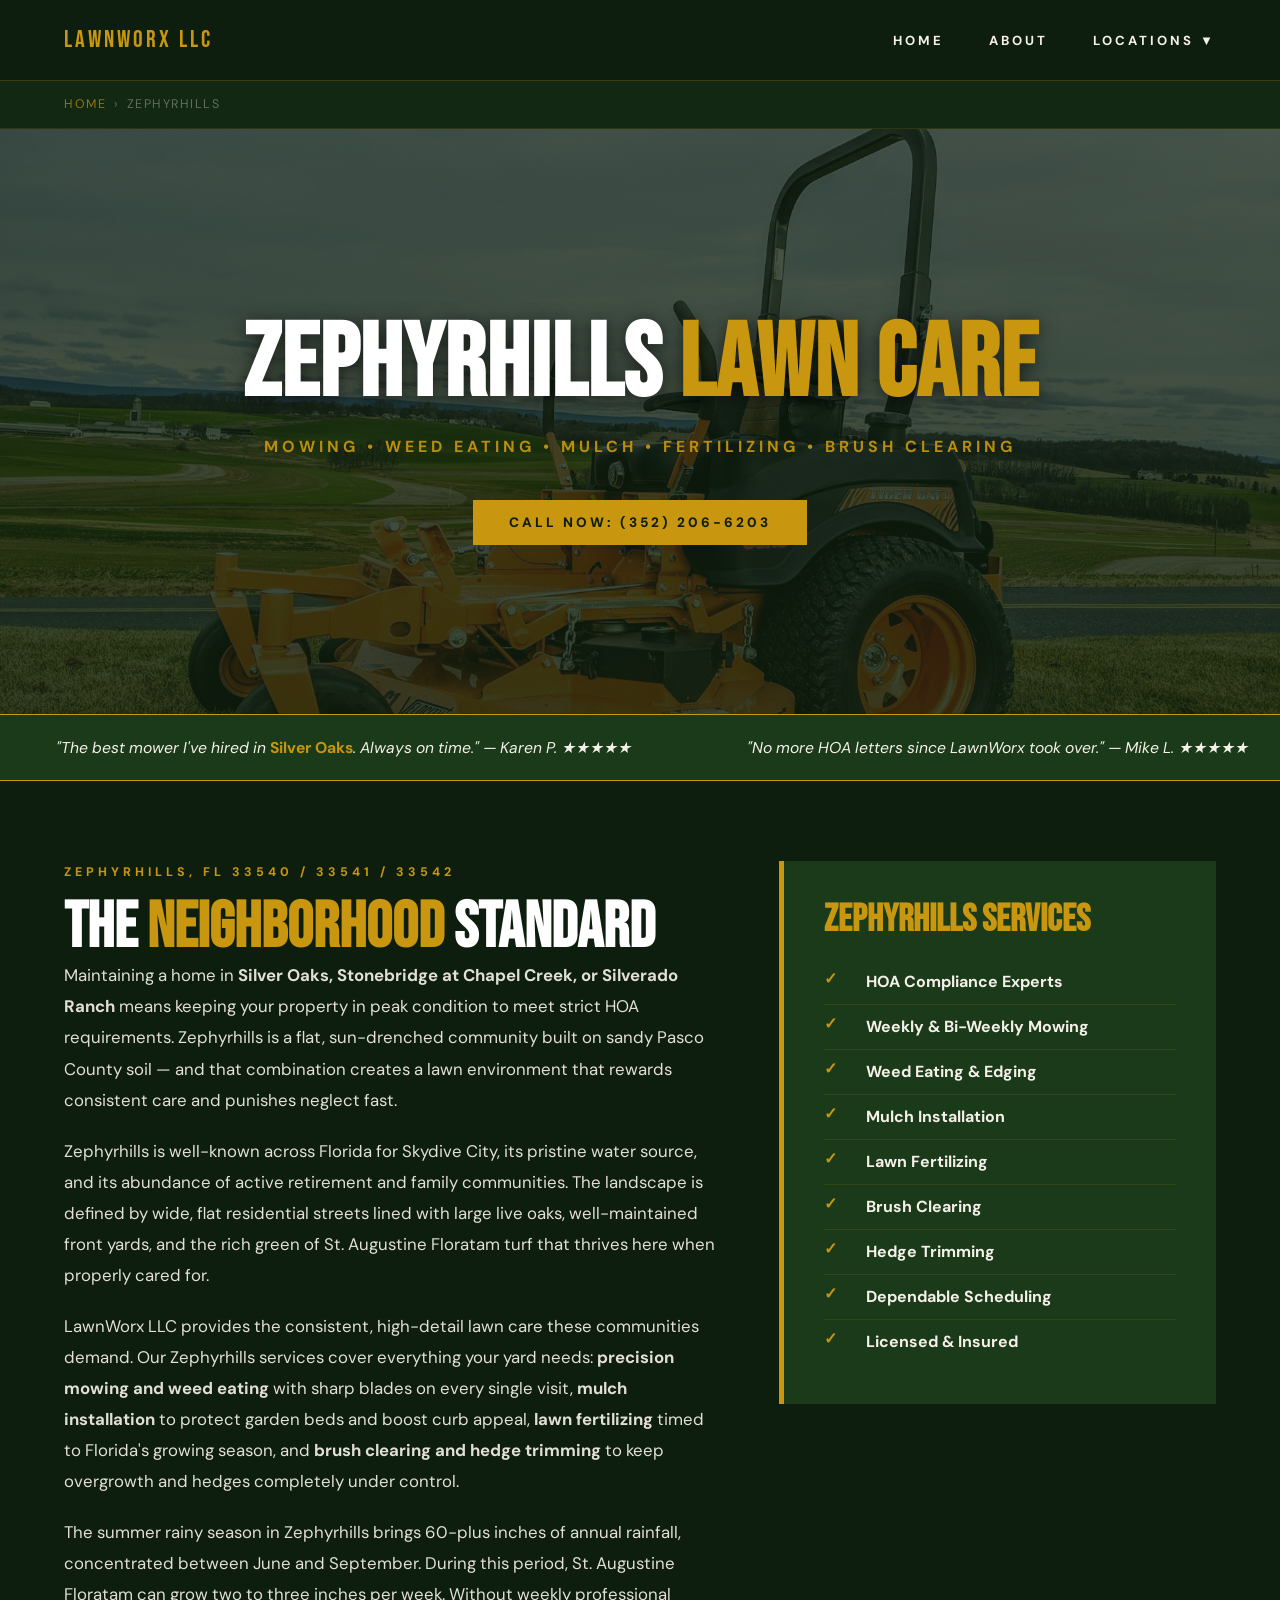
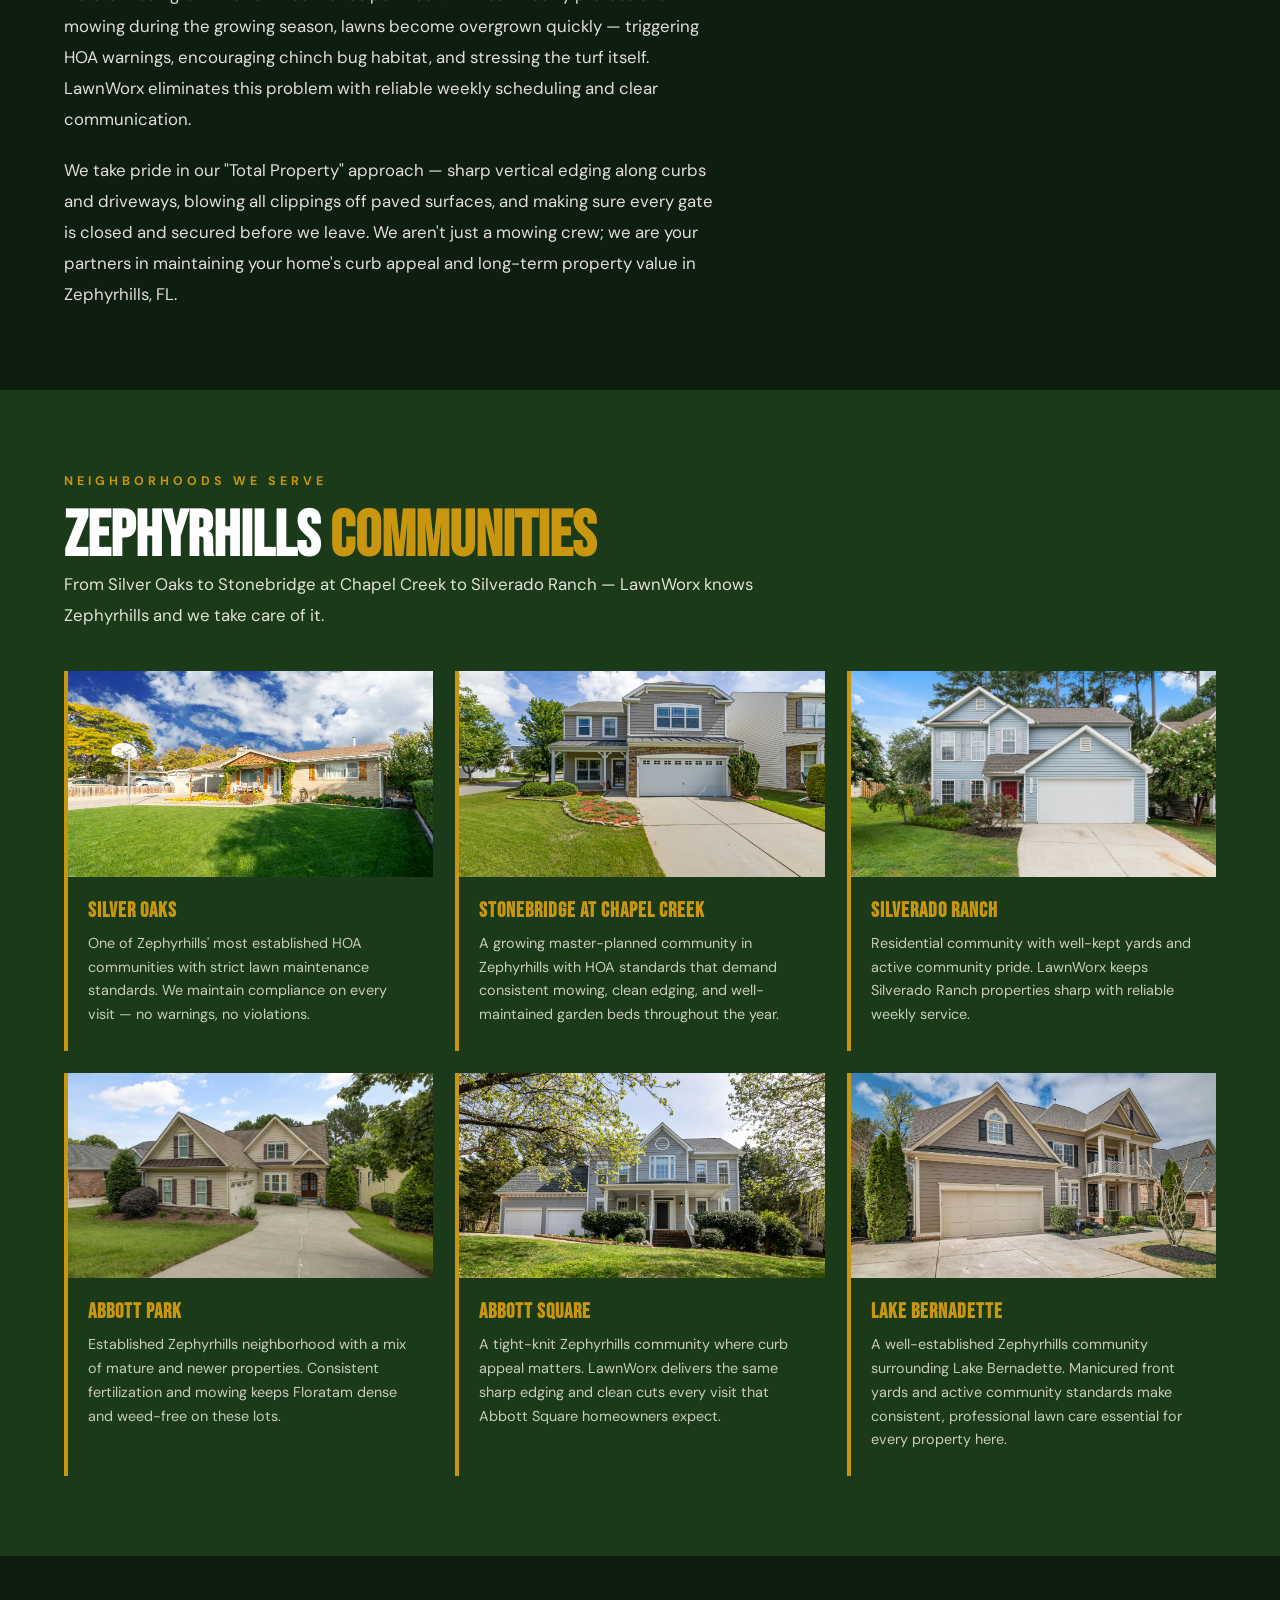
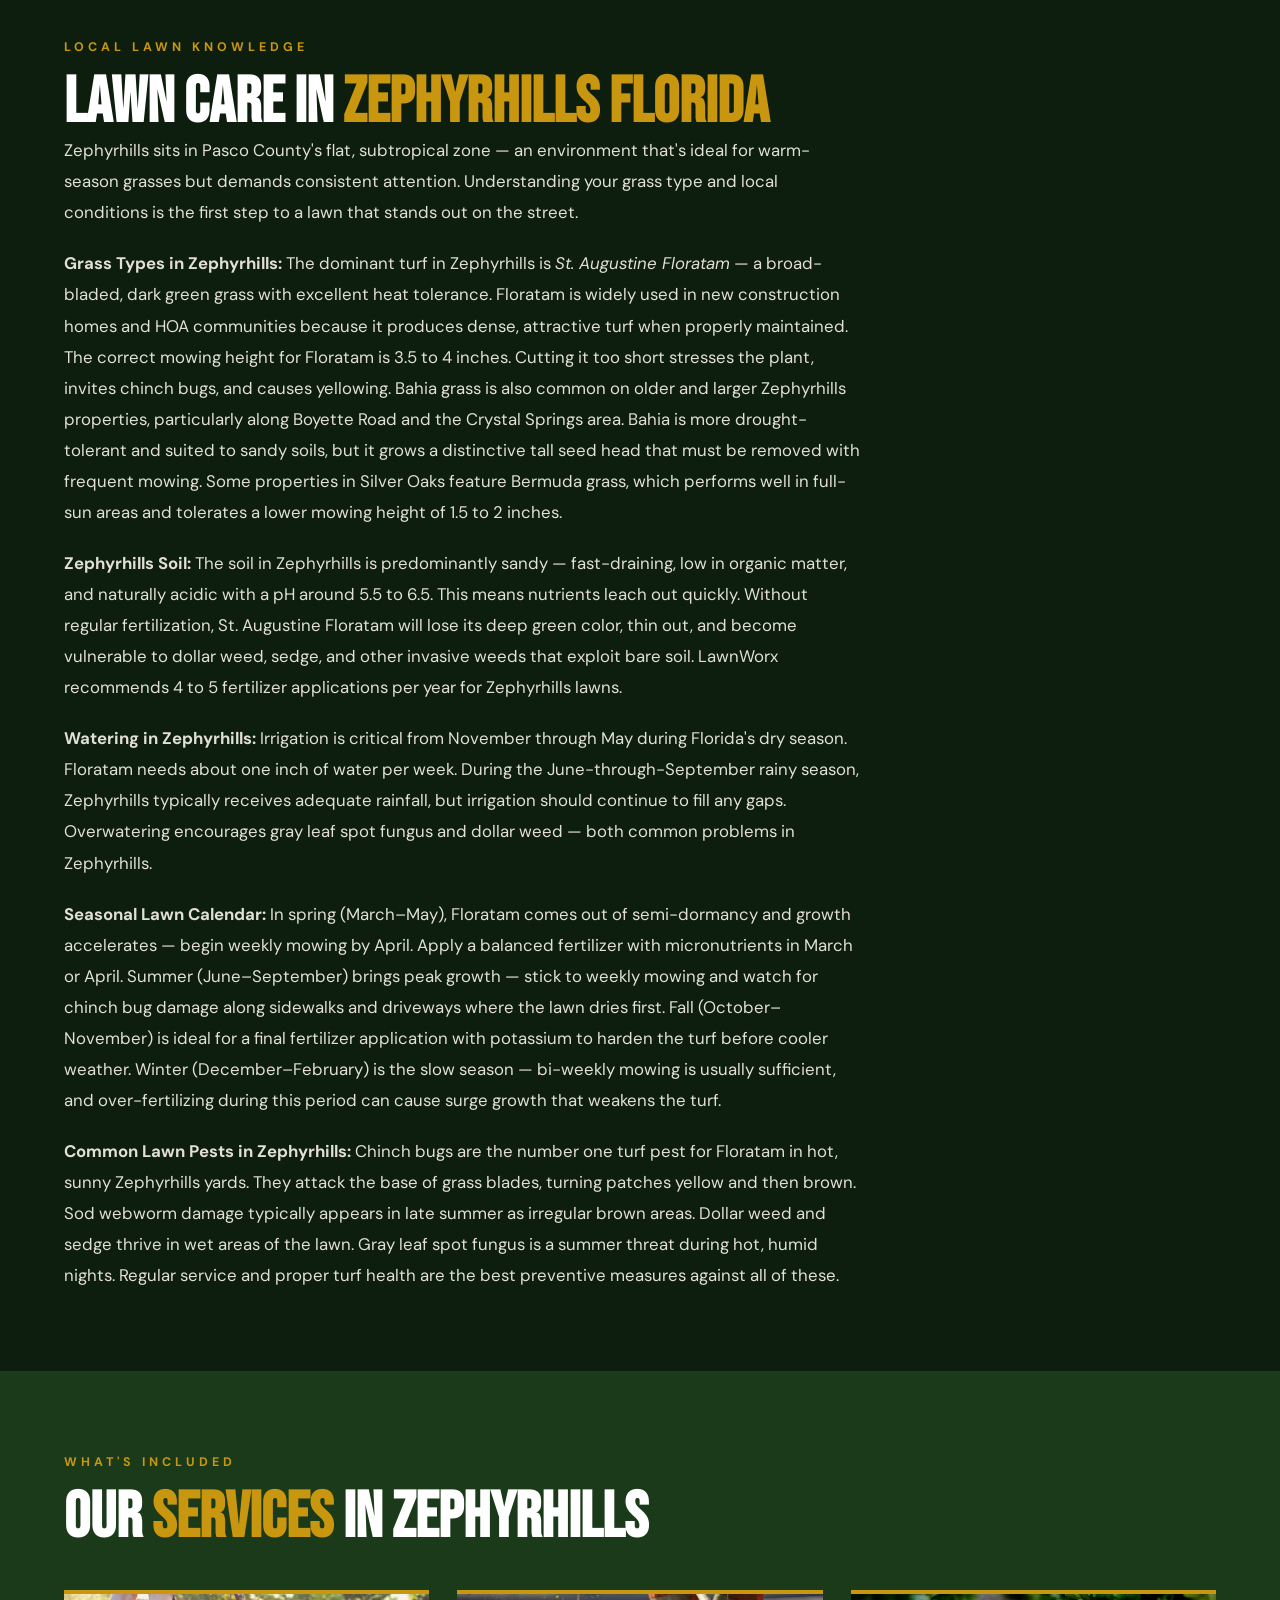
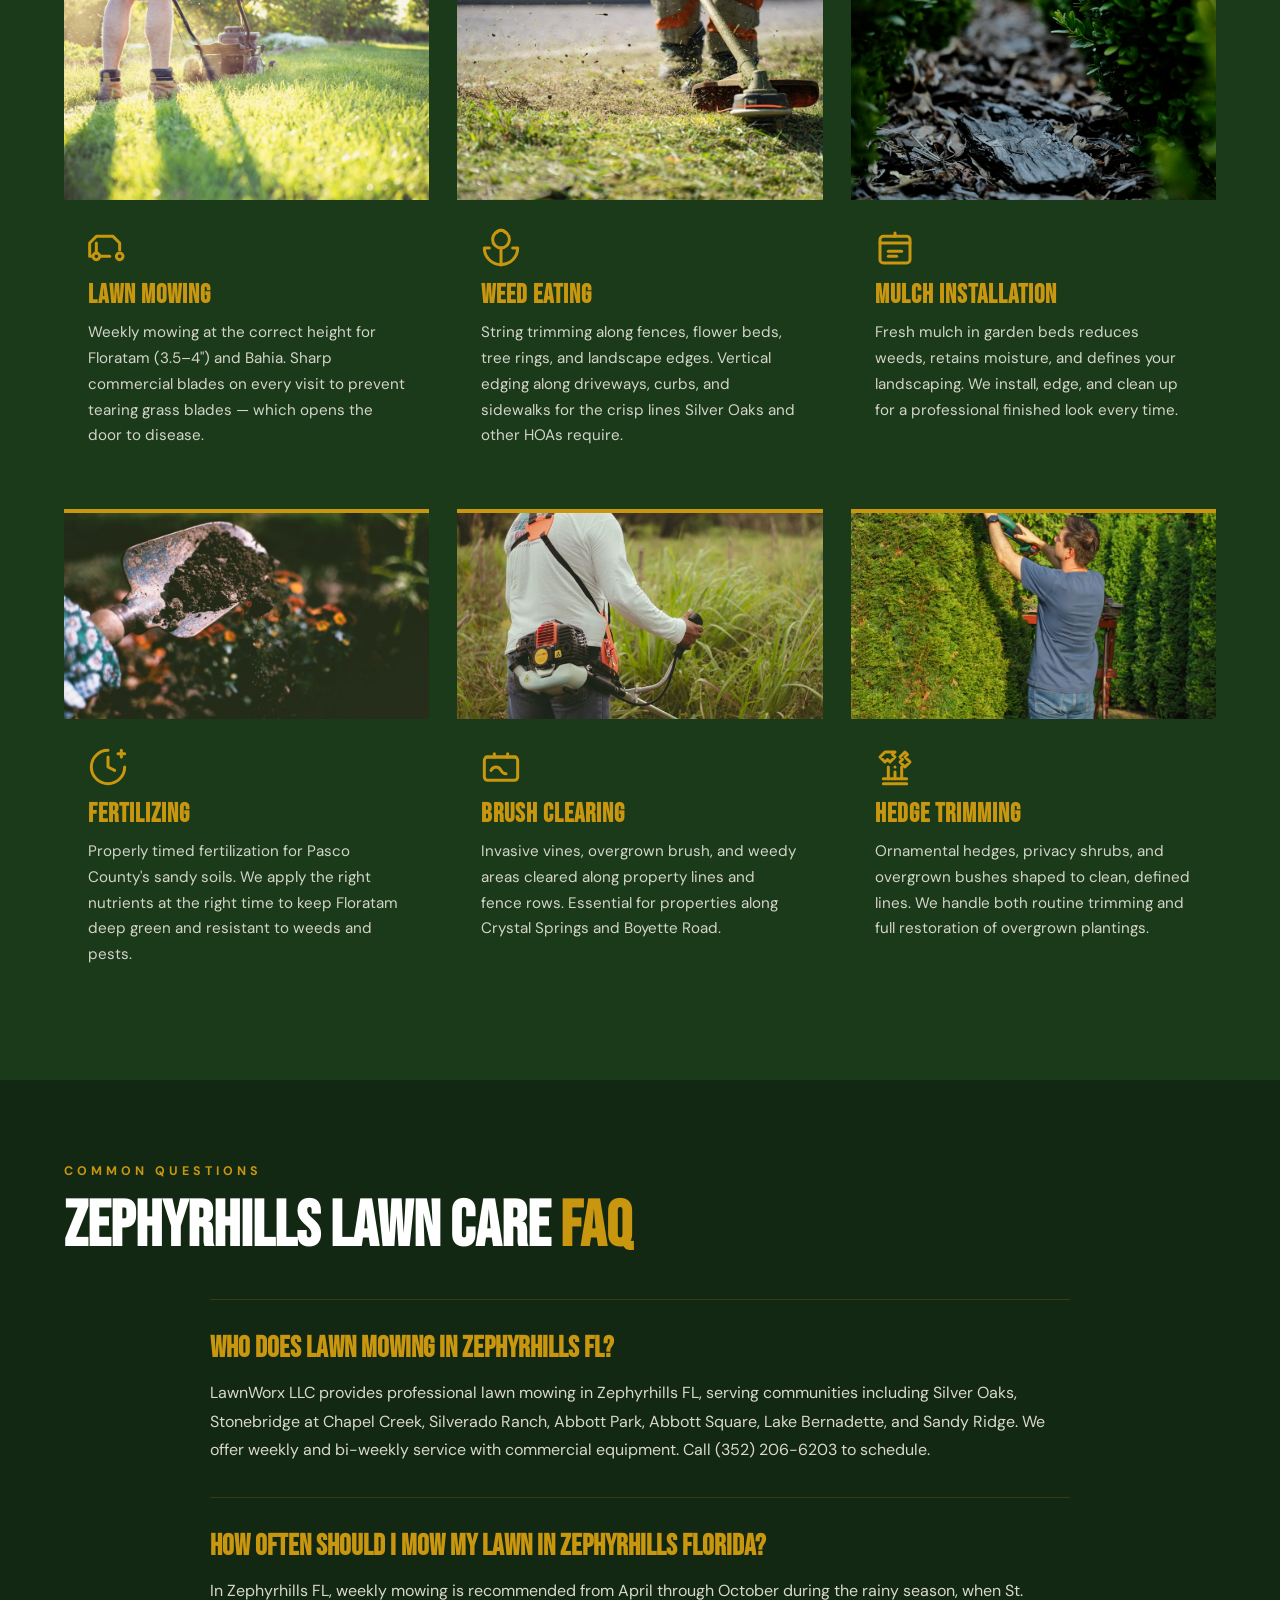
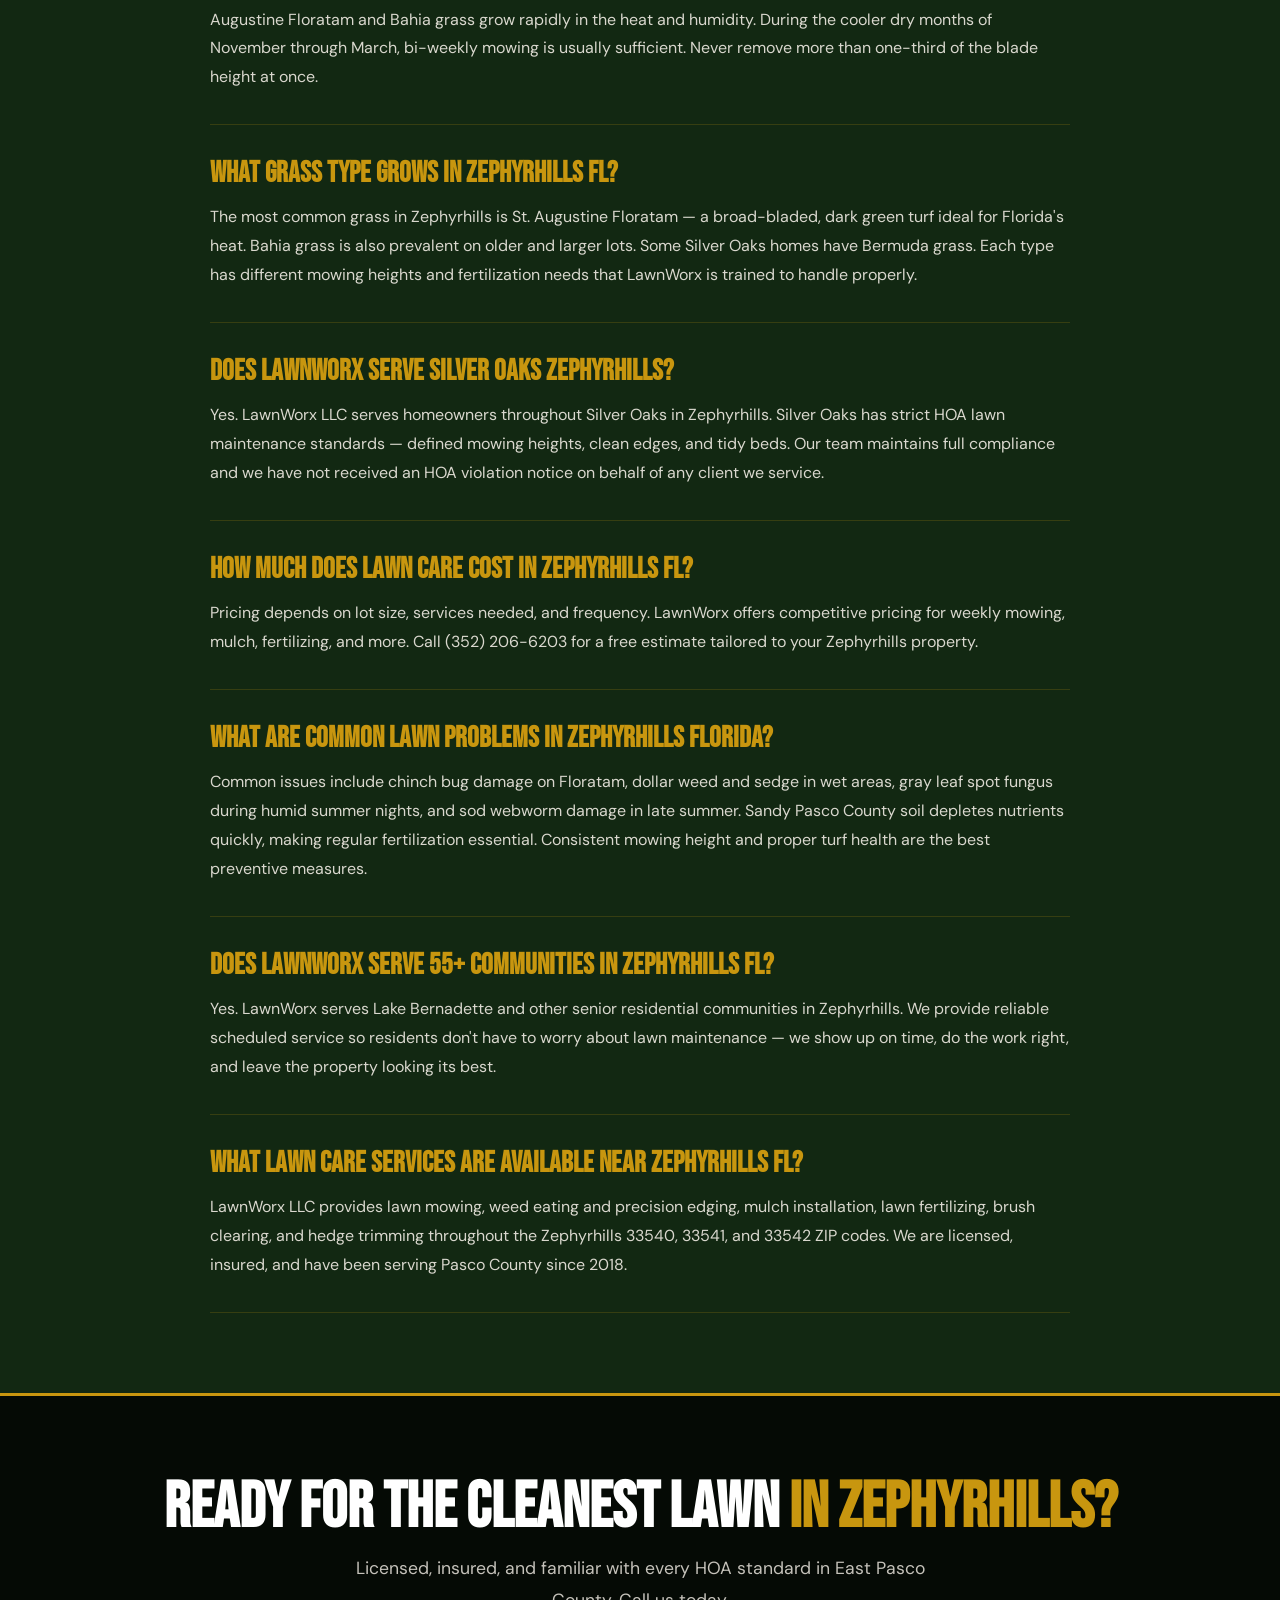
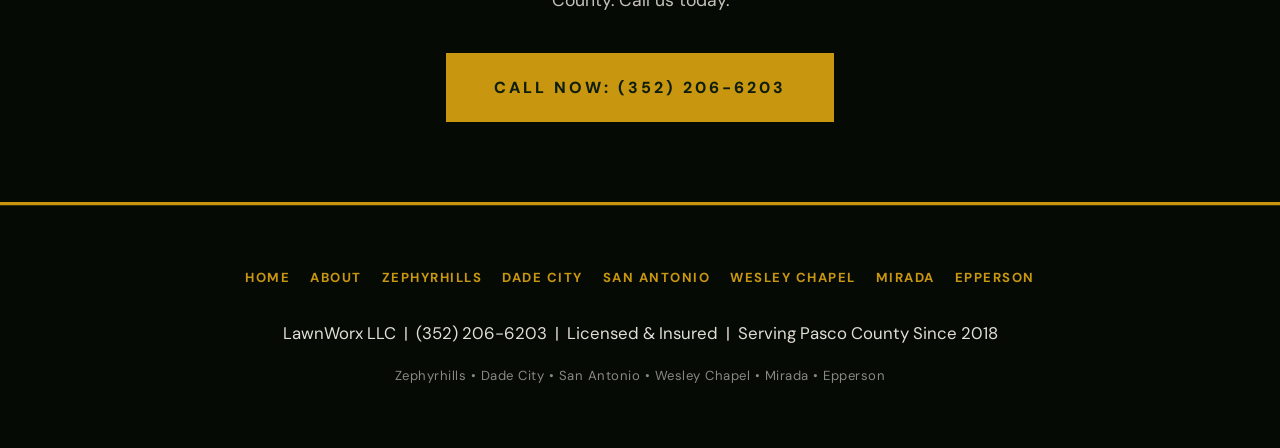
<file: zephyrhills.html>
<!DOCTYPE html>
<html lang="en">
<head>
  <meta charset="UTF-8">
  <meta name="viewport" content="width=device-width, initial-scale=1.0">
  <title>Lawn Care Zephyrhills FL | Mowing, Mulch &amp; Fertilizing | LawnWorx LLC</title>
  <meta name="description" content="Professional lawn mowing, weed eating, mulch installation, fertilizing, and brush clearing in Zephyrhills FL. HOA specialists for Silver Oaks, Stonebridge at Chapel Creek, Silverado Ranch, Abbott Park, and Abbott Square. LawnWorx LLC — Licensed &amp; Insured.">
  <link rel="canonical" href="https://lawnworxfl.com/zephyrhills">
  <meta property="og:title" content="Lawn Care Zephyrhills FL | LawnWorx LLC">
  <meta property="og:description" content="Weekly mowing, mulch, fertilizing, and HOA compliance lawn care in Zephyrhills FL. Serving Silver Oaks, Stonebridge at Chapel Creek, Silverado Ranch, Abbott Park, Abbott Square, and more.">
  <meta property="og:url" content="https://lawnworxfl.com/zephyrhills">
  <meta property="og:type" content="website">
  <link rel="preconnect" href="https://fonts.googleapis.com">
  <link href="https://fonts.googleapis.com/css2?family=Bebas+Neue&family=DM+Sans:wght@300;400;500;700&display=swap" rel="stylesheet">
  <link rel="stylesheet" href="styles.css">
  <script type="application/ld+json">
  {
    "@context": "https://schema.org",
    "@type": "LocalBusiness",
    "name": "LawnWorx LLC",
    "telephone": "(352) 206-6203",
    "url": "https://lawnworxfl.com/zephyrhills",
    "description": "Professional lawn care in Zephyrhills, FL. Mowing, weed eating, mulch, fertilizing, brush clearing, and hedge trimming for residential and HOA properties in Silver Oaks, Stonebridge at Chapel Creek, Silverado Ranch, Abbott Park, Abbott Square, and surrounding communities.",
    "areaServed": {
      "@type": "City",
      "name": "Zephyrhills",
      "containedInPlace": {"@type": "State", "name": "Florida"}
    },
    "address": {
      "@type": "PostalAddress",
      "addressLocality": "Zephyrhills",
      "addressRegion": "FL",
      "postalCode": "33540",
      "addressCountry": "US"
    },
    "hasOfferCatalog": {
      "@type": "OfferCatalog",
      "name": "Lawn Care Services in Zephyrhills FL",
      "itemListElement": [
        {"@type": "Offer", "itemOffered": {"@type": "Service", "name": "Lawn Mowing Zephyrhills FL"}},
        {"@type": "Offer", "itemOffered": {"@type": "Service", "name": "Weed Eating & Edging Zephyrhills FL"}},
        {"@type": "Offer", "itemOffered": {"@type": "Service", "name": "Mulch Installation Zephyrhills FL"}},
        {"@type": "Offer", "itemOffered": {"@type": "Service", "name": "Lawn Fertilizing Zephyrhills FL"}},
        {"@type": "Offer", "itemOffered": {"@type": "Service", "name": "Brush Clearing Zephyrhills FL"}},
        {"@type": "Offer", "itemOffered": {"@type": "Service", "name": "Hedge Trimming Zephyrhills FL"}}
      ]
    }
  }
  </script>
  <script type="application/ld+json">
  {
    "@context": "https://schema.org",
    "@type": "BreadcrumbList",
    "itemListElement": [
      {"@type": "ListItem", "position": 1, "name": "Home", "item": "https://lawnworxfl.com/"},
      {"@type": "ListItem", "position": 2, "name": "Zephyrhills", "item": "https://lawnworxfl.com/zephyrhills"}
    ]
  }
  </script>
  <script type="application/ld+json">
  {
    "@context": "https://schema.org",
    "@type": "FAQPage",
    "mainEntity": [
      {
        "@type": "Question",
        "name": "Who does lawn mowing in Zephyrhills FL?",
        "acceptedAnswer": {"@type": "Answer", "text": "LawnWorx LLC provides professional lawn mowing in Zephyrhills FL, including communities like Silver Oaks, Stonebridge at Chapel Creek, Silverado Ranch, Abbott Park, Abbott Square, and Lake Bernadette. We offer weekly and bi-weekly mowing service with commercial equipment and sharp blades every visit. Call (352) 206-6203 to schedule."}
      },
      {
        "@type": "Question",
        "name": "How often should I mow my lawn in Zephyrhills Florida?",
        "acceptedAnswer": {"@type": "Answer", "text": "In Zephyrhills FL, lawns typically need weekly mowing from April through October during the rainy season, when St. Augustine Floratam and Bahia grass grow rapidly in the heat and humidity. During the cooler dry months of November through March, bi-weekly mowing is usually sufficient. Never remove more than one-third of the blade height at once to keep Floratam healthy."}
      },
      {
        "@type": "Question",
        "name": "What grass type grows in Zephyrhills FL?",
        "acceptedAnswer": {"@type": "Answer", "text": "The most common grass in Zephyrhills FL is St. Augustine Floratam — a broad-bladed, dark green turf well-suited to Florida's heat and humidity. Bahia grass is also prevalent, especially on older and larger lots. Some homes in Silver Oaks and newer subdivisions have Bermuda grass. All three require different mowing heights and fertilization schedules."}
      },
      {
        "@type": "Question",
        "name": "Does LawnWorx serve Silver Oaks Zephyrhills?",
        "acceptedAnswer": {"@type": "Answer", "text": "Yes. LawnWorx LLC regularly serves homeowners in Silver Oaks, one of Zephyrhills' premier HOA communities. Silver Oaks has strict lawn maintenance standards including defined mowing heights, clean edges, and bed maintenance. Our team is familiar with these requirements and maintains a 100% HOA compliance record."}
      },
      {
        "@type": "Question",
        "name": "How much does lawn care cost in Zephyrhills FL?",
        "acceptedAnswer": {"@type": "Answer", "text": "Lawn care pricing in Zephyrhills FL depends on lot size, services needed, and mowing frequency. LawnWorx LLC offers competitive pricing for weekly mowing, weed eating, mulch installation, fertilizing, and brush clearing. Call (352) 206-6203 for a free estimate based on your specific property."}
      },
      {
        "@type": "Question",
        "name": "What lawn care services are available near Zephyrhills FL?",
        "acceptedAnswer": {"@type": "Answer", "text": "LawnWorx LLC provides full lawn care in Zephyrhills FL including lawn mowing, weed eating and precision edging, mulch installation, lawn fertilizing, brush clearing, and hedge trimming. We serve Silver Oaks, Stonebridge at Chapel Creek, Silverado Ranch, Abbott Park, Abbott Square, Lake Bernadette, and Saddle Creek, and the broader 33540, 33541, and 33542 ZIP codes."}
      },
      {
        "@type": "Question",
        "name": "What are common lawn problems in Zephyrhills Florida?",
        "acceptedAnswer": {"@type": "Answer", "text": "Common lawn problems in Zephyrhills include chinch bug damage on St. Augustine Floratam, dollar weed and sedge invasion in wet areas, gray leaf spot fungus during humid summer months, and sod webworm damage in late summer. Sandy Pasco County soil also depletes nutrients quickly, making regular fertilization essential. LawnWorx addresses these issues through proper mowing height, timely fertilizing, and consistent service."}
      },
      {
        "@type": "Question",
        "name": "Does LawnWorx serve 55+ communities in Zephyrhills FL?",
        "acceptedAnswer": {"@type": "Answer", "text": "Yes. LawnWorx LLC serves several 55+ communities in Zephyrhills including Lake Bernadette and other senior residential neighborhoods. We provide reliable, scheduled service so residents don't have to worry about lawn maintenance. We understand the community standards in these neighborhoods and take pride in keeping every property looking its best."}
      }
    ]
  }
  </script>
</head>
<body>

  <nav>
    <a href="index.html" class="nav-logo">LawnWorx LLC</a>
    <ul class="nav-links">
      <li><a href="index.html">Home</a></li>
      <li><a href="about.html">About</a></li>
      <li class="dropdown">
        <button class="dropbtn">Locations &#9660;</button>
        <div class="dropdown-content">
          <a href="zephyrhills.html">Zephyrhills</a>
          <a href="dade-city.html">Dade City</a>
          <a href="san-antonio.html">San Antonio</a>
          <a href="wesley-chapel.html">Wesley Chapel</a>
          <a href="mirada.html">Mirada</a>
          <a href="epperson.html">Epperson</a>
        </div>
      </li>
      
    </ul>
    <button class="hamburger" id="hamburger" aria-label="Open menu" aria-expanded="false">
      <span></span><span></span><span></span>
    </button>
    <div class="nav-mobile" id="navMobile">
      <a href="index.html">Home</a>
      <a href="about.html">About</a>
      <div class="mobile-sub-label">Locations</div>
      <a href="zephyrhills.html" class="sub-link">Zephyrhills</a>
      <a href="dade-city.html" class="sub-link">Dade City</a>
      <a href="san-antonio.html" class="sub-link">San Antonio</a>
      <a href="wesley-chapel.html" class="sub-link">Wesley Chapel</a>
      <a href="mirada.html" class="sub-link">Mirada</a>
      <a href="epperson.html" class="sub-link">Epperson</a>
      
    </div>
  </nav>

  <!-- BREADCRUMB -->
  <div class="breadcrumb">
    <div class="container">
      <a href="index.html">Home</a>
      <span>&rsaquo;</span>
      <span>Zephyrhills</span>
    </div>
  </div>

  <!-- HERO -->
  <header class="hero" style="background-image: url('images/photos/hero-zero-turn.jpg');">
    <h1>Zephyrhills <span>Lawn Care</span></h1>
    <p class="hero-tagline">Mowing &bull; Weed Eating &bull; Mulch &bull; Fertilizing &bull; Brush Clearing</p>
    <a href="tel:3522066203" class="btn-gold hero-cta">Call Now: (352) 206-6203</a>
  </header>

  <!-- REVIEW STRIP -->
  <div class="review-strip">
    <div class="review-track">
      <span class="review-item">"The best mower I've hired in <b>Silver Oaks</b>. Always on time." — Karen P. ★★★★★</span>
      <span class="review-item">"No more HOA letters since LawnWorx took over." — Mike L. ★★★★★</span>
      <span class="review-item">"Cleanest vertical edging in Zephyrhills." — David G. ★★★★★</span>
      <span class="review-item">"Reliable crew that understands Florida grass." — Susan R. ★★★★★</span>
      <span class="review-item">"The best mower I've hired in <b>Silver Oaks</b>. Always on time." — Karen P. ★★★★★</span>
      <span class="review-item">"No more HOA letters since LawnWorx took over." — Mike L. ★★★★★</span>
      <span class="review-item">"Cleanest vertical edging in Zephyrhills." — David G. ★★★★★</span>
      <span class="review-item">"Reliable crew that understands Florida grass." — Susan R. ★★★★★</span>
    </div>
  </div>

  <!-- SERVICES SECTION -->
  <section>
    <div class="container">
      <div class="content-grid">
        <div class="text-block">
          <span class="section-label">Zephyrhills, FL 33540 / 33541 / 33542</span>
          <h2>The <span>Neighborhood</span> Standard</h2>
          <p>Maintaining a home in <strong>Silver Oaks, Stonebridge at Chapel Creek, or Silverado Ranch</strong> means keeping your property in peak condition to meet strict HOA requirements. Zephyrhills is a flat, sun-drenched community built on sandy Pasco County soil — and that combination creates a lawn environment that rewards consistent care and punishes neglect fast.</p>
          <p>Zephyrhills is well-known across Florida for Skydive City, its pristine water source, and its abundance of active retirement and family communities. The landscape is defined by wide, flat residential streets lined with large live oaks, well-maintained front yards, and the rich green of St. Augustine Floratam turf that thrives here when properly cared for.</p>
          <p>LawnWorx LLC provides the consistent, high-detail lawn care these communities demand. Our Zephyrhills services cover everything your yard needs: <strong>precision mowing and weed eating</strong> with sharp blades on every single visit, <strong>mulch installation</strong> to protect garden beds and boost curb appeal, <strong>lawn fertilizing</strong> timed to Florida's growing season, and <strong>brush clearing and hedge trimming</strong> to keep overgrowth and hedges completely under control.</p>
          <p>The summer rainy season in Zephyrhills brings 60-plus inches of annual rainfall, concentrated between June and September. During this period, St. Augustine Floratam can grow two to three inches per week. Without weekly professional mowing during the growing season, lawns become overgrown quickly — triggering HOA warnings, encouraging chinch bug habitat, and stressing the turf itself. LawnWorx eliminates this problem with reliable weekly scheduling and clear communication.</p>
          <p>We take pride in our "Total Property" approach — sharp vertical edging along curbs and driveways, blowing all clippings off paved surfaces, and making sure every gate is closed and secured before we leave. We aren't just a mowing crew; we are your partners in maintaining your home's curb appeal and long-term property value in Zephyrhills, FL.</p>
        </div>
        <div class="highlight-box">
          <h3>Zephyrhills Services</h3>
          <ul>
            <li><strong>HOA Compliance Experts</strong></li>
            <li><strong>Weekly &amp; Bi-Weekly Mowing</strong></li>
            <li><strong>Weed Eating &amp; Edging</strong></li>
            <li><strong>Mulch Installation</strong></li>
            <li><strong>Lawn Fertilizing</strong></li>
            <li><strong>Brush Clearing</strong></li>
            <li><strong>Hedge Trimming</strong></li>
            <li><strong>Dependable Scheduling</strong></li>
            <li><strong>Licensed &amp; Insured</strong></li>
          </ul>
        </div>
      </div>
    </div>
  </section>

  <!-- COMMUNITIES SERVED -->
  <section class="bg-moss">
    <div class="container">
      <span class="section-label">Neighborhoods We Serve</span>
      <h2>Zephyrhills <span>Communities</span></h2>
      <p style="max-width:700px;">From Silver Oaks to Stonebridge at Chapel Creek to Silverado Ranch — LawnWorx knows Zephyrhills and we take care of it.</p>
      <div class="community-cards">
        <div class="community-card">
          <div class="community-card-img">
            <img src="images/photos/neighborhoods/zeph-1.jpg" alt="Silver Oaks residential homes in Zephyrhills FL" width="500" height="240" loading="lazy">
          </div>
          <div class="community-card-body">
            <h4>Silver Oaks</h4>
            <p>One of Zephyrhills' most established HOA communities with strict lawn maintenance standards. We maintain compliance on every visit — no warnings, no violations.</p>
          </div>
        </div>
        <div class="community-card">
          <div class="community-card-img">
            <img src="images/photos/neighborhoods/zeph-2.jpg" alt="Stonebridge at Chapel Creek homes in Zephyrhills FL" width="500" height="240" loading="lazy">
          </div>
          <div class="community-card-body">
            <h4>Stonebridge at Chapel Creek</h4>
            <p>A growing master-planned community in Zephyrhills with HOA standards that demand consistent mowing, clean edging, and well-maintained garden beds throughout the year.</p>
          </div>
        </div>
        <div class="community-card">
          <div class="community-card-img">
            <img src="images/photos/neighborhoods/zeph-3.jpg" alt="Silverado Ranch homes in Zephyrhills FL" width="500" height="240" loading="lazy">
          </div>
          <div class="community-card-body">
            <h4>Silverado Ranch</h4>
            <p>Residential community with well-kept yards and active community pride. LawnWorx keeps Silverado Ranch properties sharp with reliable weekly service.</p>
          </div>
        </div>
        <div class="community-card">
          <div class="community-card-img">
            <img src="images/photos/neighborhoods/zeph-4.jpg" alt="Abbott Park homes in Zephyrhills FL" width="500" height="240" loading="lazy">
          </div>
          <div class="community-card-body">
            <h4>Abbott Park</h4>
            <p>Established Zephyrhills neighborhood with a mix of mature and newer properties. Consistent fertilization and mowing keeps Floratam dense and weed-free on these lots.</p>
          </div>
        </div>
        <div class="community-card">
          <div class="community-card-img">
            <img src="images/photos/neighborhoods/zeph-5.jpg" alt="Abbott Square homes in Zephyrhills FL" width="500" height="240" loading="lazy">
          </div>
          <div class="community-card-body">
            <h4>Abbott Square</h4>
            <p>A tight-knit Zephyrhills community where curb appeal matters. LawnWorx delivers the same sharp edging and clean cuts every visit that Abbott Square homeowners expect.</p>
          </div>
        </div>
        <div class="community-card">
          <div class="community-card-img">
            <img src="images/photos/neighborhoods/zeph-6.jpg" alt="Lake Bernadette homes in Zephyrhills FL" width="500" height="240" loading="lazy">
          </div>
          <div class="community-card-body">
            <h4>Lake Bernadette</h4>
            <p>A well-established Zephyrhills community surrounding Lake Bernadette. Manicured front yards and active community standards make consistent, professional lawn care essential for every property here.</p>
          </div>
        </div>
      </div>
    </div>
  </section>

  <!-- LAWN GUIDE -->
  <section class="lawn-guide">
    <div class="container">
      <div class="lawn-guide-inner">
        <span class="section-label">Local Lawn Knowledge</span>
        <h2>Lawn Care in <span>Zephyrhills Florida</span></h2>
        <p>Zephyrhills sits in Pasco County's flat, subtropical zone — an environment that's ideal for warm-season grasses but demands consistent attention. Understanding your grass type and local conditions is the first step to a lawn that stands out on the street.</p>
        <p><strong>Grass Types in Zephyrhills:</strong> The dominant turf in Zephyrhills is <em>St. Augustine Floratam</em> — a broad-bladed, dark green grass with excellent heat tolerance. Floratam is widely used in new construction homes and HOA communities because it produces dense, attractive turf when properly maintained. The correct mowing height for Floratam is 3.5 to 4 inches. Cutting it too short stresses the plant, invites chinch bugs, and causes yellowing. Bahia grass is also common on older and larger Zephyrhills properties, particularly along Boyette Road and the Crystal Springs area. Bahia is more drought-tolerant and suited to sandy soils, but it grows a distinctive tall seed head that must be removed with frequent mowing. Some properties in Silver Oaks feature Bermuda grass, which performs well in full-sun areas and tolerates a lower mowing height of 1.5 to 2 inches.</p>
        <p><strong>Zephyrhills Soil:</strong> The soil in Zephyrhills is predominantly sandy — fast-draining, low in organic matter, and naturally acidic with a pH around 5.5 to 6.5. This means nutrients leach out quickly. Without regular fertilization, St. Augustine Floratam will lose its deep green color, thin out, and become vulnerable to dollar weed, sedge, and other invasive weeds that exploit bare soil. LawnWorx recommends 4 to 5 fertilizer applications per year for Zephyrhills lawns.</p>
        <p><strong>Watering in Zephyrhills:</strong> Irrigation is critical from November through May during Florida's dry season. Floratam needs about one inch of water per week. During the June-through-September rainy season, Zephyrhills typically receives adequate rainfall, but irrigation should continue to fill any gaps. Overwatering encourages gray leaf spot fungus and dollar weed — both common problems in Zephyrhills.</p>
        <p><strong>Seasonal Lawn Calendar:</strong> In spring (March–May), Floratam comes out of semi-dormancy and growth accelerates — begin weekly mowing by April. Apply a balanced fertilizer with micronutrients in March or April. Summer (June–September) brings peak growth — stick to weekly mowing and watch for chinch bug damage along sidewalks and driveways where the lawn dries first. Fall (October–November) is ideal for a final fertilizer application with potassium to harden the turf before cooler weather. Winter (December–February) is the slow season — bi-weekly mowing is usually sufficient, and over-fertilizing during this period can cause surge growth that weakens the turf.</p>
        <p><strong>Common Lawn Pests in Zephyrhills:</strong> Chinch bugs are the number one turf pest for Floratam in hot, sunny Zephyrhills yards. They attack the base of grass blades, turning patches yellow and then brown. Sod webworm damage typically appears in late summer as irregular brown areas. Dollar weed and sedge thrive in wet areas of the lawn. Gray leaf spot fungus is a summer threat during hot, humid nights. Regular service and proper turf health are the best preventive measures against all of these.</p>
      </div>
    </div>
  </section>

  <!-- SERVICE DETAIL CARDS -->
  <section class="bg-moss">
    <div class="container">
      <span class="section-label">What's Included</span>
      <h2>Our <span>Services</span> in Zephyrhills</h2>
      <div class="service-cards" style="margin-top:40px;">
        <div class="service-card">
          <div class="service-card-img">
            <img src="images/photos/hero-mowing.jpg" alt="Lawn mowing service in Zephyrhills FL" width="600" height="340" loading="lazy">
          </div>
          <div class="service-card-body">
            <span class="service-card-icon" aria-hidden="true"><svg xmlns="http://www.w3.org/2000/svg" viewBox="0 0 24 24" fill="none" stroke="currentColor" stroke-width="1.8" stroke-linecap="round" stroke-linejoin="round"><circle cx="5" cy="17" r="2"/><circle cx="19" cy="17" r="2"/><path d="M2 17H1V9l4-4h10l4 4v4"/><path d="M7 17h6"/><path d="M5 15V9"/></svg></span>
            <h3>Lawn Mowing</h3>
            <p>Weekly mowing at the correct height for Floratam (3.5–4") and Bahia. Sharp commercial blades on every visit to prevent tearing grass blades — which opens the door to disease.</p>
          </div>
        </div>
        <div class="service-card">
          <div class="service-card-img">
            <img src="images/photos/edging.jpg" alt="Weed eating and edging in Zephyrhills FL" width="600" height="340" loading="lazy">
          </div>
          <div class="service-card-body">
            <span class="service-card-icon" aria-hidden="true"><svg xmlns="http://www.w3.org/2000/svg" viewBox="0 0 24 24" fill="none" stroke="currentColor" stroke-width="1.8" stroke-linecap="round" stroke-linejoin="round"><path d="M12 22V12"/><path d="M5 12H2a10 10 0 0 0 10 10"/><path d="M19 12h3a10 10 0 0 1-10 10"/><path d="M12 12a5 5 0 0 0 5-5c0-2-1-3.9-3-5-2-1.1-3.5-.5-4.5.5"/><path d="M12 12a5 5 0 0 1-5-5c0-2 1-3.9 3-5 2-1.1 3.5-.5 4.5.5"/></svg></span>
            <h3>Weed Eating</h3>
            <p>String trimming along fences, flower beds, tree rings, and landscape edges. Vertical edging along driveways, curbs, and sidewalks for the crisp lines Silver Oaks and other HOAs require.</p>
          </div>
        </div>
        <div class="service-card">
          <div class="service-card-img">
            <img src="images/photos/mulch-detail.jpg" alt="Mulch installation in Zephyrhills FL" width="600" height="340" loading="lazy">
          </div>
          <div class="service-card-body">
            <span class="service-card-icon" aria-hidden="true"><svg xmlns="http://www.w3.org/2000/svg" viewBox="0 0 24 24" fill="none" stroke="currentColor" stroke-width="1.8" stroke-linecap="round" stroke-linejoin="round"><path d="M3 9h18v10a2 2 0 0 1-2 2H5a2 2 0 0 1-2-2V9Z"/><path d="M3 9V7a2 2 0 0 1 2-2h14a2 2 0 0 1 2 2v2"/><path d="M12 5V3"/><path d="M8 14h8"/><path d="M8 17h5"/></svg></span>
            <h3>Mulch Installation</h3>
            <p>Fresh mulch in garden beds reduces weeds, retains moisture, and defines your landscaping. We install, edge, and clean up for a professional finished look every time.</p>
          </div>
        </div>
        <div class="service-card">
          <div class="service-card-img">
            <img src="images/photos/fertilizing.jpg" alt="Lawn fertilizing in Zephyrhills FL" width="600" height="340" loading="lazy">
          </div>
          <div class="service-card-body">
            <span class="service-card-icon" aria-hidden="true"><svg xmlns="http://www.w3.org/2000/svg" viewBox="0 0 24 24" fill="none" stroke="currentColor" stroke-width="1.8" stroke-linecap="round" stroke-linejoin="round"><path d="M12 2a10 10 0 1 0 10 10"/><path d="M12 6v6l4 2"/><path d="M20 2v4"/><path d="M22 4h-4"/></svg></span>
            <h3>Fertilizing</h3>
            <p>Properly timed fertilization for Pasco County's sandy soils. We apply the right nutrients at the right time to keep Floratam deep green and resistant to weeds and pests.</p>
          </div>
        </div>
        <div class="service-card">
          <div class="service-card-img">
            <img src="images/photos/brush-clearing.jpg" alt="Brush clearing in Zephyrhills FL" width="600" height="340" loading="lazy">
          </div>
          <div class="service-card-body">
            <span class="service-card-icon" aria-hidden="true"><svg xmlns="http://www.w3.org/2000/svg" viewBox="0 0 24 24" fill="none" stroke="currentColor" stroke-width="1.8" stroke-linecap="round" stroke-linejoin="round"><path d="M3 6h18"/><path d="M8 6V4"/><path d="M16 6V4"/><rect x="2" y="6" width="20" height="14" rx="2"/><path d="M6 14c.5-1 1.5-2 3-2s2.5 1 3 2 1.5 2 3 2"/></svg></span>
            <h3>Brush Clearing</h3>
            <p>Invasive vines, overgrown brush, and weedy areas cleared along property lines and fence rows. Essential for properties along Crystal Springs and Boyette Road.</p>
          </div>
        </div>
        <div class="service-card">
          <div class="service-card-img">
            <img src="images/photos/hedge-trimming.jpg" alt="Hedge trimming in Zephyrhills FL" width="600" height="340" loading="lazy">
          </div>
          <div class="service-card-body">
            <span class="service-card-icon" aria-hidden="true"><svg xmlns="http://www.w3.org/2000/svg" viewBox="0 0 24 24" fill="none" stroke="currentColor" stroke-width="1.8" stroke-linecap="round" stroke-linejoin="round"><path d="M6 3 3 6l3 3 1.5-1.5L9 9l3-3-1.5-1.5L12 3Z"/><path d="m18 3-3 3 1.5 1.5L15 9l3 3 1.5-1.5L21 9l-3-3 1.5-1.5Z"/><path d="M12 12h.01"/><path d="M5 19h14"/><path d="M5 22h14"/><path d="M8 19v-7"/><path d="M16 19v-7"/><path d="M12 19v-4"/></svg></span>
            <h3>Hedge Trimming</h3>
            <p>Ornamental hedges, privacy shrubs, and overgrown bushes shaped to clean, defined lines. We handle both routine trimming and full restoration of overgrown plantings.</p>
          </div>
        </div>
      </div>
    </div>
  </section>

  <!-- FAQ -->
  <section class="faq-section">
    <div class="container">
      <span class="section-label">Common Questions</span>
      <h2 style="margin-bottom:40px;">Zephyrhills Lawn Care <span>FAQ</span></h2>
      <div class="faq-list">
        <div class="faq-item">
          <h3>Who does lawn mowing in Zephyrhills FL?</h3>
          <p>LawnWorx LLC provides professional lawn mowing in Zephyrhills FL, serving communities including Silver Oaks, Stonebridge at Chapel Creek, Silverado Ranch, Abbott Park, Abbott Square, Lake Bernadette, and Sandy Ridge. We offer weekly and bi-weekly service with commercial equipment. Call (352) 206-6203 to schedule.</p>
        </div>
        <div class="faq-item">
          <h3>How often should I mow my lawn in Zephyrhills Florida?</h3>
          <p>In Zephyrhills FL, weekly mowing is recommended from April through October during the rainy season, when St. Augustine Floratam and Bahia grass grow rapidly in the heat and humidity. During the cooler dry months of November through March, bi-weekly mowing is usually sufficient. Never remove more than one-third of the blade height at once.</p>
        </div>
        <div class="faq-item">
          <h3>What grass type grows in Zephyrhills FL?</h3>
          <p>The most common grass in Zephyrhills is St. Augustine Floratam — a broad-bladed, dark green turf ideal for Florida's heat. Bahia grass is also prevalent on older and larger lots. Some Silver Oaks homes have Bermuda grass. Each type has different mowing heights and fertilization needs that LawnWorx is trained to handle properly.</p>
        </div>
        <div class="faq-item">
          <h3>Does LawnWorx serve Silver Oaks Zephyrhills?</h3>
          <p>Yes. LawnWorx LLC serves homeowners throughout Silver Oaks in Zephyrhills. Silver Oaks has strict HOA lawn maintenance standards — defined mowing heights, clean edges, and tidy beds. Our team maintains full compliance and we have not received an HOA violation notice on behalf of any client we service.</p>
        </div>
        <div class="faq-item">
          <h3>How much does lawn care cost in Zephyrhills FL?</h3>
          <p>Pricing depends on lot size, services needed, and frequency. LawnWorx offers competitive pricing for weekly mowing, mulch, fertilizing, and more. Call (352) 206-6203 for a free estimate tailored to your Zephyrhills property.</p>
        </div>
        <div class="faq-item">
          <h3>What are common lawn problems in Zephyrhills Florida?</h3>
          <p>Common issues include chinch bug damage on Floratam, dollar weed and sedge in wet areas, gray leaf spot fungus during humid summer nights, and sod webworm damage in late summer. Sandy Pasco County soil depletes nutrients quickly, making regular fertilization essential. Consistent mowing height and proper turf health are the best preventive measures.</p>
        </div>
        <div class="faq-item">
          <h3>Does LawnWorx serve 55+ communities in Zephyrhills FL?</h3>
          <p>Yes. LawnWorx serves Lake Bernadette and other senior residential communities in Zephyrhills. We provide reliable scheduled service so residents don't have to worry about lawn maintenance — we show up on time, do the work right, and leave the property looking its best.</p>
        </div>
        <div class="faq-item">
          <h3>What lawn care services are available near Zephyrhills FL?</h3>
          <p>LawnWorx LLC provides lawn mowing, weed eating and precision edging, mulch installation, lawn fertilizing, brush clearing, and hedge trimming throughout the Zephyrhills 33540, 33541, and 33542 ZIP codes. We are licensed, insured, and have been serving Pasco County since 2018.</p>
        </div>
      </div>
    </div>
  </section>

  <!-- CTA BANNER -->
  <div class="cta-banner">
    <div class="container">
      <h2>Ready for the Cleanest Lawn <span>in Zephyrhills?</span></h2>
      <p>Licensed, insured, and familiar with every HOA standard in East Pasco County. Call us today.</p>
      <a href="tel:3522066203" class="btn-gold-lg">Call Now: (352) 206-6203</a>
    </div>
  </div>

  <!-- FOOTER -->
  <footer>
    <div class="footer-nav">
      <a href="index.html">Home</a>
      <a href="about.html">About</a>
      <a href="zephyrhills.html">Zephyrhills</a>
      <a href="dade-city.html">Dade City</a>
      <a href="san-antonio.html">San Antonio</a>
      <a href="wesley-chapel.html">Wesley Chapel</a>
      <a href="mirada.html">Mirada</a>
      <a href="epperson.html">Epperson</a>
      
    </div>
    <p>LawnWorx LLC &nbsp;|&nbsp; (352) 206-6203 &nbsp;|&nbsp; Licensed &amp; Insured &nbsp;|&nbsp; Serving Pasco County Since 2018</p>
    <p class="footer-service-areas">Zephyrhills &bull; Dade City &bull; San Antonio &bull; Wesley Chapel &bull; Mirada &bull; Epperson</p>
  </footer>

  <script src="main.js"></script>
</body>
</html>
</file>
<file: styles.css>
/* ============================================================
   LawnWorx LLC — Shared Stylesheet
   Mobile-first, max-width 1200px container
   ============================================================ */

/* --- Custom Properties --- */
:root {
  --gold: #c8960f;
  --gold-light: #e0a910;
  --dark-forest: #0e1e0e;
  --moss: #1a3a1a;
  --moss-dark: #122812;
  --cream: #f5f0e8;
  --white: #ffffff;
  --ink: #050a05;
  --transition: background-color 0.25s ease, color 0.25s ease, border-color 0.25s ease;
  --shadow-md: 0 8px 30px rgba(0,0,0,0.4);
  --shadow-lg: 0 20px 60px rgba(0,0,0,0.55);
}

/* --- Reset --- */
*, *::before, *::after {
  margin: 0;
  padding: 0;
  box-sizing: border-box;
}

html { scroll-behavior: smooth; }

body {
  font-family: 'DM Sans', sans-serif;
  background: var(--dark-forest);
  color: var(--cream);
  line-height: 1.85;
  overflow-x: hidden;
  font-size: 1rem;
}

img { max-width: 100%; height: auto; display: block; }
a { color: inherit; }

/* --- Container --- */
.container {
  max-width: 1200px;
  margin: 0 auto;
  padding: 0 24px;
}

/* --- Typography --- */
h1 {
  font-family: 'Bebas Neue', sans-serif;
  font-size: clamp(3rem, 8vw, 7rem);
  line-height: 0.95;
  letter-spacing: 1px;
  text-wrap: balance;
}
h2 {
  font-family: 'Bebas Neue', sans-serif;
  font-size: clamp(2.4rem, 5vw, 4.5rem);
  line-height: 1;
  color: var(--white);
  text-wrap: balance;
}
h2 span { color: var(--gold); }
h3 {
  font-family: 'Bebas Neue', sans-serif;
  font-size: clamp(1.6rem, 3vw, 2.4rem);
  line-height: 1.1;
  text-wrap: balance;
}
h4 {
  font-family: 'Bebas Neue', sans-serif;
  font-size: clamp(1.2rem, 2vw, 1.6rem);
  line-height: 1.2;
  text-wrap: balance;
}
p {
  font-size: 1.05rem;
  line-height: 1.85;
  opacity: 0.92;
}
p + p { margin-top: 1.25rem; }

/* --- Sections --- */
section { padding: 80px 0; }
@media (max-width: 768px) { section { padding: 60px 0; } }

/* --- Grids --- */
.content-grid {
  display: grid;
  grid-template-columns: 1.2fr 0.8fr;
  gap: 60px;
  align-items: start;
}
@media (max-width: 1024px) {
  .content-grid { grid-template-columns: 1fr; gap: 40px; }
}

.two-col {
  display: grid;
  grid-template-columns: 1fr 1fr;
  gap: 40px;
}
@media (max-width: 768px) {
  .two-col { grid-template-columns: 1fr; gap: 28px; }
}

.three-col {
  display: grid;
  grid-template-columns: repeat(3, 1fr);
  gap: 28px;
}
@media (max-width: 1024px) {
  .three-col { grid-template-columns: repeat(2, 1fr); }
}
@media (max-width: 580px) {
  .three-col { grid-template-columns: 1fr; }
}

/* Service Cards Grid */
.service-cards {
  display: grid;
  grid-template-columns: repeat(3, 1fr);
  gap: 28px;
}
@media (max-width: 1024px) {
  .service-cards { grid-template-columns: repeat(2, 1fr); }
}
@media (max-width: 640px) {
  .service-cards { grid-template-columns: 1fr; }
}

/* Community Cards Grid */
.community-cards {
  display: grid;
  grid-template-columns: repeat(3, 1fr);
  gap: 22px;
  margin-top: 40px;
}
@media (max-width: 1024px) {
  .community-cards { grid-template-columns: repeat(2, 1fr); }
}
@media (max-width: 580px) {
  .community-cards { grid-template-columns: 1fr; }
}

/* --- Buttons --- */
.btn-gold {
  display: inline-block;
  background: var(--gold);
  color: var(--dark-forest);
  font-family: 'DM Sans', sans-serif;
  font-weight: 800;
  text-transform: uppercase;
  letter-spacing: 3px;
  font-size: 0.85rem;
  padding: 16px 36px;
  text-decoration: none;
  transition: var(--transition);
  white-space: nowrap;
  border: none;
  cursor: pointer;
  line-height: 1;
  touch-action: manipulation;
  -webkit-tap-highlight-color: transparent;
}
.btn-gold:hover { background: var(--gold-light); }
.btn-gold:focus-visible { outline: 3px solid var(--gold-light); outline-offset: 3px; }

.btn-gold-lg {
  display: inline-block;
  background: var(--gold);
  color: var(--dark-forest);
  font-family: 'DM Sans', sans-serif;
  font-weight: 800;
  text-transform: uppercase;
  letter-spacing: 3px;
  font-size: 1rem;
  padding: 20px 48px;
  text-decoration: none;
  transition: var(--transition);
  touch-action: manipulation;
  -webkit-tap-highlight-color: transparent;
}
.btn-gold-lg:hover { background: var(--gold-light); }
.btn-gold-lg:focus-visible { outline: 3px solid var(--gold-light); outline-offset: 3px; }

@media (max-width: 640px) {
  .btn-gold, .btn-gold-lg {
    white-space: normal;
    text-align: center;
    padding: 14px 24px;
    display: block;
    width: 100%;
    max-width: 340px;
    margin-left: auto;
    margin-right: auto;
  }
  .hero-cta {
    max-width: 280px;
  }
}

/* --- Navigation --- */
nav {
  position: sticky;
  top: 0;
  width: 100%;
  z-index: 1000;
  display: flex;
  justify-content: space-between;
  align-items: center;
  padding: 1.1rem 5%;
  background: var(--dark-forest);
  border-bottom: 1px solid rgba(200,150,15,0.25);
}

.nav-logo {
  font-family: 'Bebas Neue', sans-serif;
  font-size: 1.5rem;
  color: var(--gold);
  text-decoration: none;
  letter-spacing: 3px;
}

.nav-links {
  display: flex;
  gap: 2.8rem;
  list-style: none;
  align-items: center;
}
.nav-links a,
.dropbtn {
  color: var(--cream);
  text-decoration: none;
  font-size: 0.82rem;
  font-weight: 700;
  text-transform: uppercase;
  letter-spacing: 3px;
  transition: var(--transition);
  background: none;
  border: none;
  cursor: pointer;
  font-family: 'DM Sans', sans-serif;
  padding: 0;
}
.nav-links a:hover,
.dropdown:hover .dropbtn { color: var(--gold); }

/* Desktop Dropdown */
.dropdown { position: relative; display: inline-block; }
.dropdown-content {
  display: none;
  position: absolute;
  background-color: var(--moss);
  min-width: 220px;
  box-shadow: var(--shadow-md);
  z-index: 10;
  border: 1px solid rgba(200,150,15,0.5);
  top: calc(100% + 8px);
  left: 0;
}
.dropdown-content a {
  color: var(--cream);
  padding: 12px 18px;
  text-decoration: none;
  display: block;
  font-size: 0.78rem;
  letter-spacing: 1.5px;
  text-transform: uppercase;
  font-weight: 600;
  border-bottom: 1px solid rgba(200,150,15,0.1);
  transition: var(--transition);
}
.dropdown-content a:last-child { border-bottom: none; }
.dropdown-content a:hover {
  background-color: var(--dark-forest);
  color: var(--gold);
  padding-left: 24px;
}
.dropdown:hover .dropdown-content { display: block; }

/* Hamburger */
.hamburger {
  display: none;
  flex-direction: column;
  justify-content: center;
  gap: 5px;
  background: none;
  border: none;
  cursor: pointer;
  padding: 6px;
  min-width: 44px;
  min-height: 44px;
  align-items: center;
}
.hamburger span {
  display: block;
  width: 26px;
  height: 2px;
  background: var(--cream);
  border-radius: 2px;
  transition: var(--transition);
}

/* Mobile Nav */
.nav-mobile {
  display: none;
  position: absolute;
  top: 100%;
  left: 0;
  width: 100%;
  background: var(--dark-forest);
  border-bottom: 2px solid var(--gold);
  padding: 8px 6% 24px;
  z-index: 999;
}
.nav-mobile.open { display: block; }
.nav-mobile a {
  display: block;
  color: var(--cream);
  text-decoration: none;
  font-size: 0.88rem;
  font-weight: 700;
  text-transform: uppercase;
  letter-spacing: 2px;
  padding: 14px 0;
  border-bottom: 1px solid rgba(200,150,15,0.15);
  min-height: 44px;
  display: flex;
  align-items: center;
}
.nav-mobile a:last-child { border-bottom: none; }
.mobile-sub-label {
  font-size: 0.7rem;
  font-weight: 700;
  text-transform: uppercase;
  letter-spacing: 3px;
  color: var(--gold);
  padding: 14px 0 6px;
  border-bottom: 1px solid rgba(200,150,15,0.15);
}
.nav-mobile .sub-link {
  padding-left: 20px;
  font-size: 0.8rem;
  opacity: 0.85;
}

@media (max-width: 1024px) {
  .nav-links { display: none; }
  .hamburger { display: flex; }
  /* keep nav sticky — position: sticky already provides positioning context */
}

/* Hamburger open/close animation */
.hamburger.open span:nth-child(1) { transform: translateY(7px) rotate(45deg); }
.hamburger.open span:nth-child(2) { opacity: 0; }
.hamburger.open span:nth-child(3) { transform: translateY(-7px) rotate(-45deg); }
.hamburger span { transition: transform 0.25s ease, opacity 0.25s ease; }

/* --- Hero / Page Header --- */
.hero {
  min-height: 65vh;
  display: flex;
  flex-direction: column;
  align-items: center;
  justify-content: center;
  text-align: center;
  padding: 80px 24px 60px;
  position: relative;
  background-size: cover;
  background-position: center;
}
.hero::before {
  content: '';
  position: absolute;
  inset: 0;
  background: linear-gradient(180deg, rgba(14,30,14,0.75) 0%, rgba(14,30,14,0.82) 100%);
  z-index: 0;
}
.hero > * { position: relative; z-index: 1; }

.hero h1 { color: var(--white); text-shadow: 0 3px 18px rgba(0,0,0,0.6); }
.hero h1 span { color: var(--gold); }
.hero-tagline {
  font-size: 1rem;
  letter-spacing: 4px;
  text-transform: uppercase;
  color: var(--gold);
  font-weight: 700;
  margin-top: 18px;
  margin-bottom: 30px;
  overflow-wrap: break-word;
  word-break: break-word;
  padding: 0 20px;
  text-align: center;
  max-width: 100%;
}
@media (max-width: 560px) {
  .hero-tagline { letter-spacing: 1.5px; font-size: 0.82rem; }
}
.hero-cta { margin-top: 8px; }

/* Homepage hero — logo variant */
.hero-logo-wrap {
  background: rgba(8,8,8,0.58);
  backdrop-filter: blur(22px);
  -webkit-backdrop-filter: blur(22px);
  border-radius: 6px;
  padding: 52px 72px 48px;
  border: 1px solid rgba(255,255,255,0.07);
  border-top: 1px solid rgba(255,255,255,0.12);
  box-shadow: 0 40px 80px rgba(0,0,0,0.6), inset 0 1px 0 rgba(255,255,255,0.06);
  margin-bottom: 36px;
  display: inline-flex;
  flex-direction: column;
  align-items: center;
  width: 100%;
  max-width: 820px;
}
.hero-logo-wordmark {
  display: flex;
  align-items: baseline;
  justify-content: center;
  gap: 10px;
  line-height: 1;
}
.hero-logo-main {
  font-family: 'Bebas Neue', sans-serif;
  font-size: clamp(4.25rem, 10vw, 7.5rem);
  color: var(--gold);
  letter-spacing: 6px;
  text-shadow: 0 0 40px rgba(200, 150, 15, 0.3);
}
.hero-logo-llc {
  font-family: 'Bebas Neue', sans-serif;
  font-size: clamp(1.75rem, 4vw, 3.2rem);
  color: var(--white);
  letter-spacing: 3px;
  opacity: 0.92;
}
.hero-logo-services {
  margin-top: 18px;
  padding-top: 18px;
  border-top: 1px solid rgba(255,255,255,0.14);
  text-align: center;
  font-size: clamp(0.7rem, 1.6vw, 0.9rem);
  letter-spacing: 1.4px;
  color: rgba(255,255,255,0.72);
  font-weight: 600;
  text-transform: uppercase;
}
.hero-logo-services .dot {
  color: var(--gold);
  margin: 0 8px;
  font-size: 0.7em;
  vertical-align: middle;
}
.hero-logo-wrap img {
  display: block;
  width: 100%;
  max-width: 280px;
  height: auto;
  object-fit: contain;
  filter: drop-shadow(0 12px 24px rgba(0, 0, 0, 0.18));
  margin: 0;
}

/* --- Review Strip --- */
.review-strip {
  background: var(--moss);
  padding: 18px 0;
  border-top: 1px solid var(--gold);
  border-bottom: 1px solid var(--gold);
  overflow: hidden;
  white-space: nowrap;
}
.review-track {
  display: inline-block;
  animation: scroll 50s linear infinite;
}
.review-item {
  display: inline-block;
  padding: 0 56px;
  color: var(--cream);
  font-style: italic;
  font-size: 0.98rem;
}
.review-item b { color: var(--gold); font-style: normal; }
@keyframes scroll {
  0%   { transform: translateX(0); }
  100% { transform: translateX(-50%); }
}

/* --- Highlight Box (Services Checklist) --- */
.highlight-box {
  background: var(--moss);
  padding: 40px;
  border-left: 5px solid var(--gold);
}
.highlight-box h3 {
  font-family: 'Bebas Neue', sans-serif;
  font-size: clamp(1.8rem, 3vw, 2.4rem);
  color: var(--gold);
  margin-bottom: 20px;
  line-height: 1;
}
.highlight-box ul {
  list-style: none;
  margin: 0;
  padding: 0;
}
.highlight-box li {
  position: relative;
  padding: 10px 0 10px 42px;
  border-bottom: 1px solid rgba(200,150,15,0.15);
  font-size: 1rem;
  font-weight: 500;
  line-height: 1.5;
}
.highlight-box li:last-child { border-bottom: none; }
.highlight-box li::before {
  content: '\2713';
  position: absolute;
  left: 0;
  top: 11px;
  color: var(--gold);
  font-weight: bold;
  line-height: 1;
}

/* --- Service Cards --- */
.service-card {
  background: var(--moss);
  border-top: 4px solid var(--gold);
  transition: transform 0.25s ease, box-shadow 0.25s ease;
  overflow: hidden;
  display: flex;
  flex-direction: column;
}
.service-card:hover {
  transform: translateY(-4px);
  box-shadow: var(--shadow-md);
}
.service-card-img {
  overflow: hidden;
  aspect-ratio: 16/9;
  flex-shrink: 0;
}
.service-card-img img {
  width: 100%;
  height: 100%;
  object-fit: cover;
  display: block;
  transition: transform 0.4s ease;
}
.service-card:hover .service-card-img img { transform: scale(1.04); }
.service-card-body {
  padding: 28px 24px 32px;
  flex: 1;
}
.service-card-icon {
  font-size: 1.8rem;
  margin-bottom: 12px;
  display: block;
}
.service-card h3 {
  font-family: 'Bebas Neue', sans-serif;
  font-size: 1.6rem;
  color: var(--gold);
  margin-bottom: 10px;
  letter-spacing: 1px;
}
.service-card p {
  font-size: 0.95rem;
  opacity: 0.85;
  line-height: 1.7;
}

/* --- Community Cards --- */
.community-card {
  background: var(--moss);
  border-left: 4px solid var(--gold);
  overflow: hidden;
  transition: transform 0.25s ease, box-shadow 0.25s ease;
}
.community-card:hover {
  transform: translateY(-3px);
  box-shadow: var(--shadow-md);
}
.community-card-img {
  overflow: hidden;
  aspect-ratio: 16/9;
}
.community-card-img img {
  width: 100%;
  height: 100%;
  object-fit: cover;
  display: block;
  transition: transform 0.4s ease;
}
.community-card:hover .community-card-img img { transform: scale(1.04); }
.community-card-body {
  padding: 22px 20px 24px;
}
.community-card h4 {
  font-family: 'Bebas Neue', sans-serif;
  color: var(--gold);
  font-size: 1.3rem;
  margin-bottom: 8px;
  letter-spacing: 1px;
}
.community-card p {
  font-size: 0.9rem;
  opacity: 0.8;
  line-height: 1.65;
}
.card-link {
  color: var(--gold);
  font-weight: 700;
  font-size: 0.82rem;
  text-decoration: none;
  text-transform: uppercase;
  letter-spacing: 2px;
  display: inline-block;
  margin-top: 12px;
  transition: var(--transition);
}
.card-link:hover { color: var(--gold-light); }

/* --- FAQ Section --- */
.faq-section { background: var(--moss-dark); }
.faq-list { max-width: 860px; margin: 0 auto; }
.faq-item {
  border-bottom: 1px solid rgba(200,150,15,0.2);
  padding: 32px 0;
}
.faq-item:first-child { border-top: 1px solid rgba(200,150,15,0.2); }
.faq-item h3 {
  font-family: 'Bebas Neue', sans-serif;
  font-size: clamp(1.3rem, 2.5vw, 1.8rem);
  color: var(--gold);
  margin-bottom: 12px;
  line-height: 1.2;
}
.faq-item p {
  font-size: 1rem;
  line-height: 1.8;
  opacity: 0.88;
}

/* --- CTA Banner --- */
.cta-banner {
  background: var(--ink);
  border-top: 3px solid var(--gold);
  border-bottom: 3px solid var(--gold);
  text-align: center;
  padding: 80px 24px;
}
.cta-banner h2 {
  color: var(--white);
  margin-bottom: 12px;
}
.cta-banner h2 span { color: var(--gold); }
.cta-banner p {
  font-size: 1.1rem;
  opacity: 0.8;
  margin-bottom: 36px;
  max-width: 600px;
  margin-left: auto;
  margin-right: auto;
}

/* --- Photo Grid (Jobs Well Done) --- */
.photo-grid {
  display: grid;
  grid-template-columns: repeat(3, 1fr);
  gap: 22px;
}
@media (max-width: 1024px) {
  .photo-grid { grid-template-columns: repeat(2, 1fr); }
}
@media (max-width: 580px) {
  .photo-grid { grid-template-columns: 1fr; }
}
.photo-card {
  background: var(--moss);
  overflow: hidden;
  transition: transform 0.3s ease, box-shadow 0.3s ease;
}
.photo-card:hover {
  transform: translateY(-4px);
  box-shadow: var(--shadow-lg);
}
.photo-card img {
  width: 100%;
  aspect-ratio: 4/3;
  object-fit: cover;
  display: block;
  transition: transform 0.4s ease;
}
.photo-card:hover img { transform: scale(1.04); }
.photo-card-label { padding: 18px 20px; }
.photo-card-label h3 {
  font-family: 'Bebas Neue', sans-serif;
  font-size: 1.3rem;
  color: var(--gold);
  margin-bottom: 3px;
  letter-spacing: 1px;
}
.photo-card-label p {
  font-size: 0.8rem;
  opacity: 0.6;
  text-transform: uppercase;
  letter-spacing: 1.5px;
  margin: 0;
}

/* Filter Tabs */
.filter-tabs {
  display: flex;
  gap: 10px;
  flex-wrap: wrap;
  margin-bottom: 40px;
}
.filter-tab {
  background: none;
  border: 1px solid rgba(200,150,15,0.4);
  color: var(--cream);
  padding: 10px 22px;
  font-family: 'DM Sans', sans-serif;
  font-size: 0.78rem;
  font-weight: 700;
  text-transform: uppercase;
  letter-spacing: 2px;
  cursor: pointer;
  transition: var(--transition);
  min-height: 44px;
}
.filter-tab:hover,
.filter-tab.active {
  background: var(--gold);
  border-color: var(--gold);
  color: var(--dark-forest);
}

/* --- Stat Cards --- */
.stat-grid {
  display: grid;
  grid-template-columns: repeat(3, 1fr);
  gap: 28px;
  margin-top: 60px;
}
@media (max-width: 768px) {
  .stat-grid { grid-template-columns: 1fr 1fr; }
}
.stat-card {
  background: var(--moss);
  border-left: 4px solid var(--gold);
  padding: 30px 24px;
  text-align: center;
}
.stat-num {
  font-family: 'Bebas Neue', sans-serif;
  font-size: 3.5rem;
  color: var(--gold);
  line-height: 1;
}
.stat-label {
  font-size: 0.82rem;
  text-transform: uppercase;
  letter-spacing: 2px;
  margin-top: 8px;
  opacity: 0.75;
}

/* --- Section Labels --- */
.section-label {
  font-size: 0.78rem;
  font-weight: 700;
  text-transform: uppercase;
  letter-spacing: 4px;
  color: var(--gold);
  margin-bottom: 12px;
  display: block;
}

/* --- Text utilities --- */
.text-gold { color: var(--gold); }
.text-white { color: var(--white); }
.text-center { text-align: center; }
.mb-4 { margin-bottom: 1rem; }
.mb-6 { margin-bottom: 1.5rem; }
.mb-8 { margin-bottom: 2rem; }
.mt-8 { margin-top: 2rem; }
.mt-12 { margin-top: 3rem; }

/* --- Alt section backgrounds --- */
.bg-moss { background: var(--moss); }
.bg-ink { background: var(--ink); }

/* --- Breadcrumb --- */
.breadcrumb {
  background: var(--moss-dark);
  padding: 12px 0;
  border-bottom: 1px solid rgba(200,150,15,0.15);
}
.breadcrumb .container {
  display: flex;
  align-items: center;
  gap: 8px;
  font-size: 0.78rem;
  text-transform: uppercase;
  letter-spacing: 1.5px;
  opacity: 0.7;
}
.breadcrumb a {
  color: var(--gold);
  text-decoration: none;
}
.breadcrumb a:hover { text-decoration: underline; }
.breadcrumb span { opacity: 0.5; }

/* --- Footer --- */
footer {
  padding: 60px 5%;
  background: var(--ink);
  text-align: center;
  border-top: 1px solid rgba(200,150,15,0.25);
}
.footer-nav {
  margin-bottom: 28px;
  display: flex;
  justify-content: center;
  gap: 20px;
  flex-wrap: wrap;
}
.footer-nav a {
  color: var(--gold);
  text-decoration: none;
  font-weight: 700;
  font-size: 0.82rem;
  text-transform: uppercase;
  letter-spacing: 1.5px;
  transition: var(--transition);
}
.footer-nav a:hover { color: var(--gold-light); }
.footer-service-areas {
  font-size: 0.82rem;
  opacity: 0.55;
  margin-top: 14px;
  letter-spacing: 0.5px;
}
.footer-legal {
  font-size: 0.78rem;
  opacity: 0.45;
  margin-top: 10px;
}

/* --- Lawn Guide Section --- */
.lawn-guide { background: var(--dark-forest); }
.lawn-guide-inner { max-width: 800px; }

/* --- Services List (About page) --- */
.services-list {
  background: var(--moss);
  border-left: 5px solid var(--gold);
  padding: 40px;
}
.services-list h3 {
  font-family: 'Bebas Neue', sans-serif;
  font-size: 2rem;
  color: var(--gold);
  margin-bottom: 20px;
}
.services-list ul { list-style: none; }
.services-list li {
  padding: 10px 0;
  border-bottom: 1px solid rgba(200,150,15,0.15);
  font-size: 1.05rem;
}
.services-list li:last-child { border-bottom: none; }
.services-list li::before {
  content: '✔  ';
  color: var(--gold);
  font-weight: bold;
}

/* --- About grid --- */
.about-grid {
  display: grid;
  grid-template-columns: 1fr 1fr;
  gap: 80px;
  align-items: start;
}
@media (max-width: 1024px) {
  .about-grid { grid-template-columns: 1fr; gap: 40px; }
}

/* --- CTA strip (inline, not full banner) --- */
.cta-strip {
  background: var(--moss);
  border-top: 3px solid var(--gold);
  margin-top: 60px;
  padding: 50px 0;
  display: flex;
  align-items: center;
  justify-content: space-between;
  gap: 30px;
  flex-wrap: wrap;
}
.cta-strip h3 {
  font-family: 'Bebas Neue', sans-serif;
  font-size: clamp(2rem, 4vw, 2.8rem);
  color: var(--white);
  line-height: 1;
}
.cta-strip h3 span { color: var(--gold); }
.cta-strip p { opacity: 0.75; margin-top: 8px; font-size: 1rem; }
@media (max-width: 768px) {
  .cta-strip { flex-direction: column; text-align: center; }
}

/* --- Stats Bar --- */
.stats-bar {
  background: var(--ink);
  border-top: 2px solid var(--gold);
  border-bottom: 2px solid var(--gold);
  padding: 32px 0;
}
.stats-grid {
  display: grid;
  grid-template-columns: repeat(4, 1fr);
  gap: 24px;
  text-align: center;
}
@media (max-width: 768px) {
  .stats-grid { grid-template-columns: repeat(2, 1fr); gap: 20px; }
}
.stat-item { padding: 8px 0; }
.stat-big {
  font-family: 'Bebas Neue', sans-serif;
  font-size: clamp(2.2rem, 5vw, 3.5rem);
  color: var(--gold);
  line-height: 1;
  display: block;
  font-variant-numeric: tabular-nums;
}
.stat-desc {
  font-size: 0.78rem;
  text-transform: uppercase;
  letter-spacing: 2px;
  opacity: 0.7;
  margin-top: 6px;
  display: block;
  line-height: 1.4;
}

/* --- Image Divider --- */
.img-divider {
  position: relative;
  background-size: cover;
  background-position: center;
  background-attachment: fixed;
  padding: 100px 24px;
  text-align: center;
  overflow: hidden;
}
.img-divider::before {
  content: '';
  position: absolute;
  inset: 0;
  background: linear-gradient(180deg, rgba(14,30,14,0.72) 0%, rgba(5,10,5,0.85) 100%);
}
.img-divider-inner {
  position: relative;
  z-index: 1;
  max-width: 700px;
  margin: 0 auto;
}
.img-divider-label {
  font-size: 0.78rem;
  font-weight: 700;
  text-transform: uppercase;
  letter-spacing: 4px;
  color: var(--gold);
  margin-bottom: 16px;
  opacity: 1;
}
.img-divider h2 {
  margin-bottom: 32px;
}
@media (max-width: 768px) {
  .img-divider { background-attachment: scroll; padding: 72px 24px; }
}

/* --- Focus visible styles --- */
a:focus-visible,
button:focus-visible {
  outline: 3px solid var(--gold);
  outline-offset: 3px;
}

/* --- Reduced motion --- */
@media (prefers-reduced-motion: reduce) {
  .review-track { animation: none; }
  .service-card,
  .service-card-img img,
  .community-card,
  .community-card-img img,
  .photo-card,
  .photo-card img,
  .hamburger span {
    transition: none;
  }
  .service-card:hover,
  .community-card:hover,
  .photo-card:hover { transform: none; }
  .service-card:hover .service-card-img img,
  .community-card:hover .community-card-img img,
  .photo-card:hover img { transform: none; }
  html { scroll-behavior: auto; }
}

/* --- Mobile touch targets --- */
@media (max-width: 1024px) {
  .nav-mobile a,
  .footer-nav a {
    touch-action: manipulation;
    -webkit-tap-highlight-color: transparent;
  }
}

/* --- SVG Icons in service cards --- */
.service-card-icon svg {
  width: 40px;
  height: 40px;
  stroke: var(--gold);
  display: block;
  margin-bottom: 14px;
}

/* --- Homepage brand box (glass card matching SkidWorx style) --- */
.brand-box {
  background: rgba(10, 20, 10, 0.58);
  backdrop-filter: blur(22px);
  -webkit-backdrop-filter: blur(22px);
  border: 1px solid rgba(255, 255, 255, 0.07);
  border-top: 1px solid rgba(255, 255, 255, 0.12);
  border-radius: 6px;
  padding: 52px 72px 48px;
  margin-bottom: 36px;
  box-shadow: 0 40px 80px rgba(0, 0, 0, 0.6), inset 0 1px 0 rgba(255, 255, 255, 0.06);
  max-width: 820px;
  width: calc(100% - 48px);
}
.logo-wordmark {
  display: flex;
  align-items: baseline;
  justify-content: center;
  gap: 10px;
  margin-bottom: 20px;
  line-height: 1;
}
.logo-main {
  font-family: 'Bebas Neue', sans-serif;
  font-size: clamp(4.5rem, 11vw, 8.5rem);
  color: var(--gold);
  letter-spacing: 6px;
  text-shadow: 0 0 40px rgba(200, 150, 15, 0.3);
  line-height: 1;
}
.logo-llc {
  font-family: 'Bebas Neue', sans-serif;
  font-size: clamp(1.8rem, 4.5vw, 3.5rem);
  color: var(--white);
  letter-spacing: 3px;
  opacity: 0.9;
  line-height: 1;
}
.logo-services-bar {
  font-size: clamp(0.68rem, 1.6vw, 0.88rem);
  color: rgba(255, 255, 255, 0.65);
  letter-spacing: 1.5px;
  font-weight: 500;
  border-top: 1px solid rgba(255, 255, 255, 0.08);
  padding-top: 18px;
  margin-top: 4px;
  text-align: center;
  overflow-wrap: break-word;
  word-break: break-word;
}
.logo-services-bar .dot {
  color: var(--gold);
  margin: 0 8px;
  font-size: 0.6em;
  vertical-align: middle;
}
@media (max-width: 768px) {
  .hero-logo-wrap {
    width: min(100%, calc(100vw - 32px));
    padding: 30px 32px;
    border-radius: 6px;
  }
  .hero-logo-wrap img {
    width: 100%;
    max-width: 220px;
    margin: 0;
  }
  .hero-logo-wordmark {
    flex-direction: column;
    gap: 4px;
    align-items: center;
  }
  .hero-logo-main { letter-spacing: 3px; }
  .hero-logo-services {
    line-height: 1.8;
    letter-spacing: 1px;
  }
  .brand-box { padding: 35px 28px; }
  .logo-main { letter-spacing: 3px; }
  .hero { background-attachment: scroll !important; }
}

@media (max-width: 480px) {
  .hero-logo-wrap {
    width: calc(100vw - 24px);
    padding: 22px 18px;
  }
  .hero-logo-wrap img { max-width: 170px; }
  .hero-logo-services { font-size: 0.68rem; letter-spacing: 0.8px; }
  .hero { padding: 60px 16px 40px; }
  .hero h1 { font-size: clamp(2.2rem, 9vw, 3.5rem); }
  .hero-tagline { font-size: 0.74rem; letter-spacing: 1px; }
  .highlight-box { padding: 28px 20px; }
  .brand-box { padding: 24px 18px; }
  .logo-main { font-size: clamp(2rem, 11vw, 8.5rem); }
}
</file>
